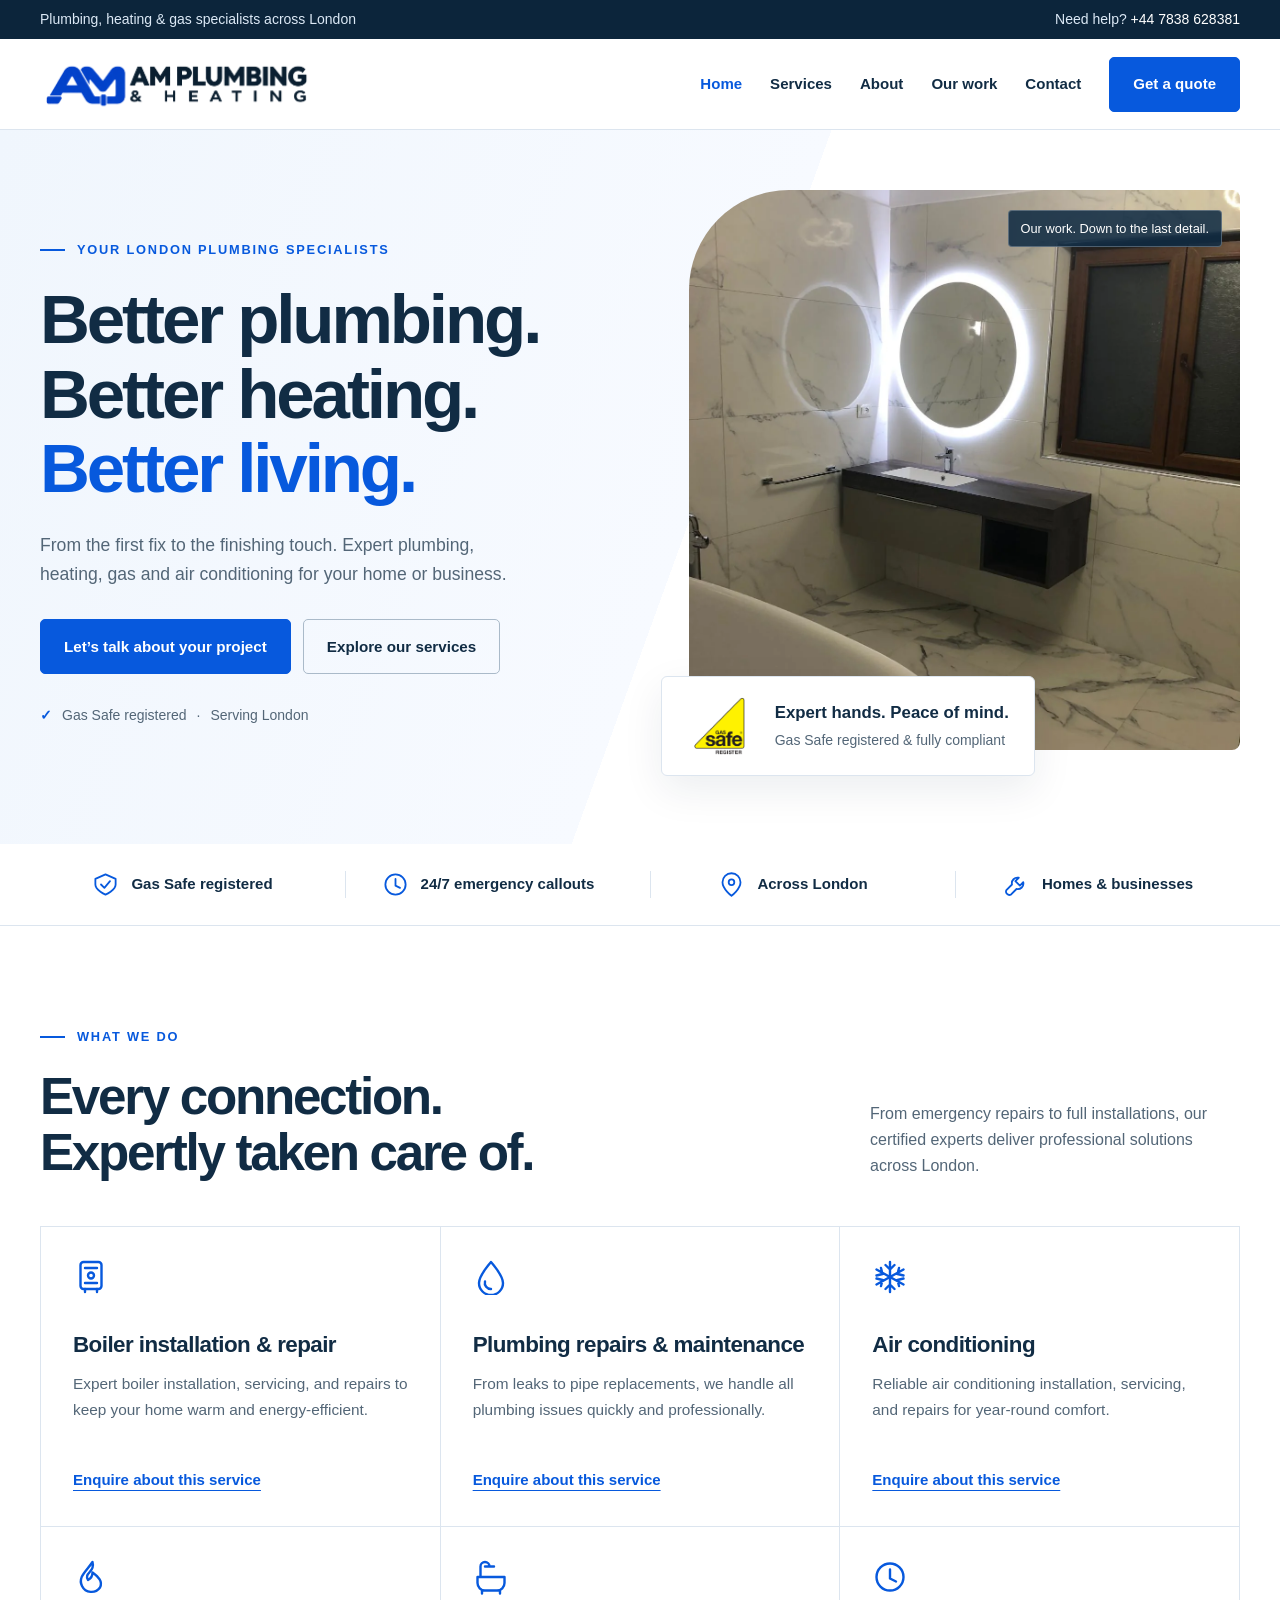
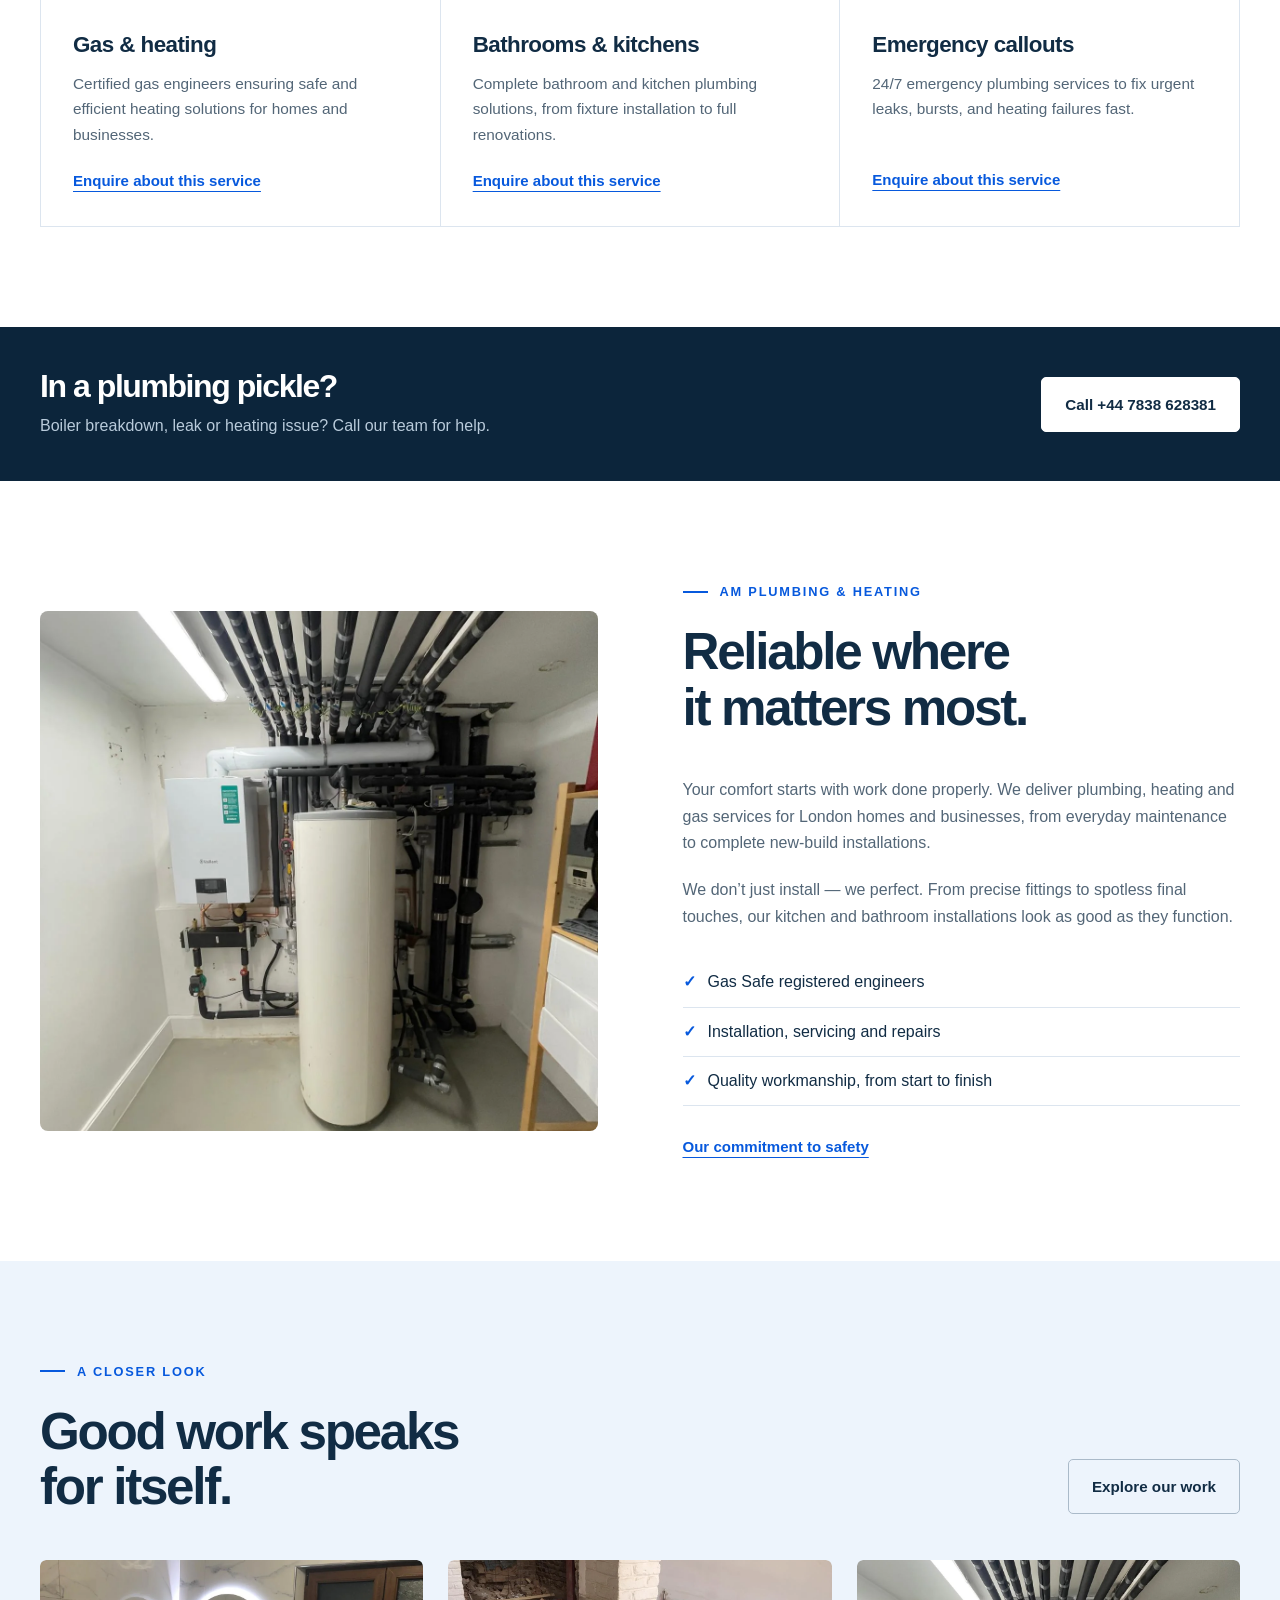
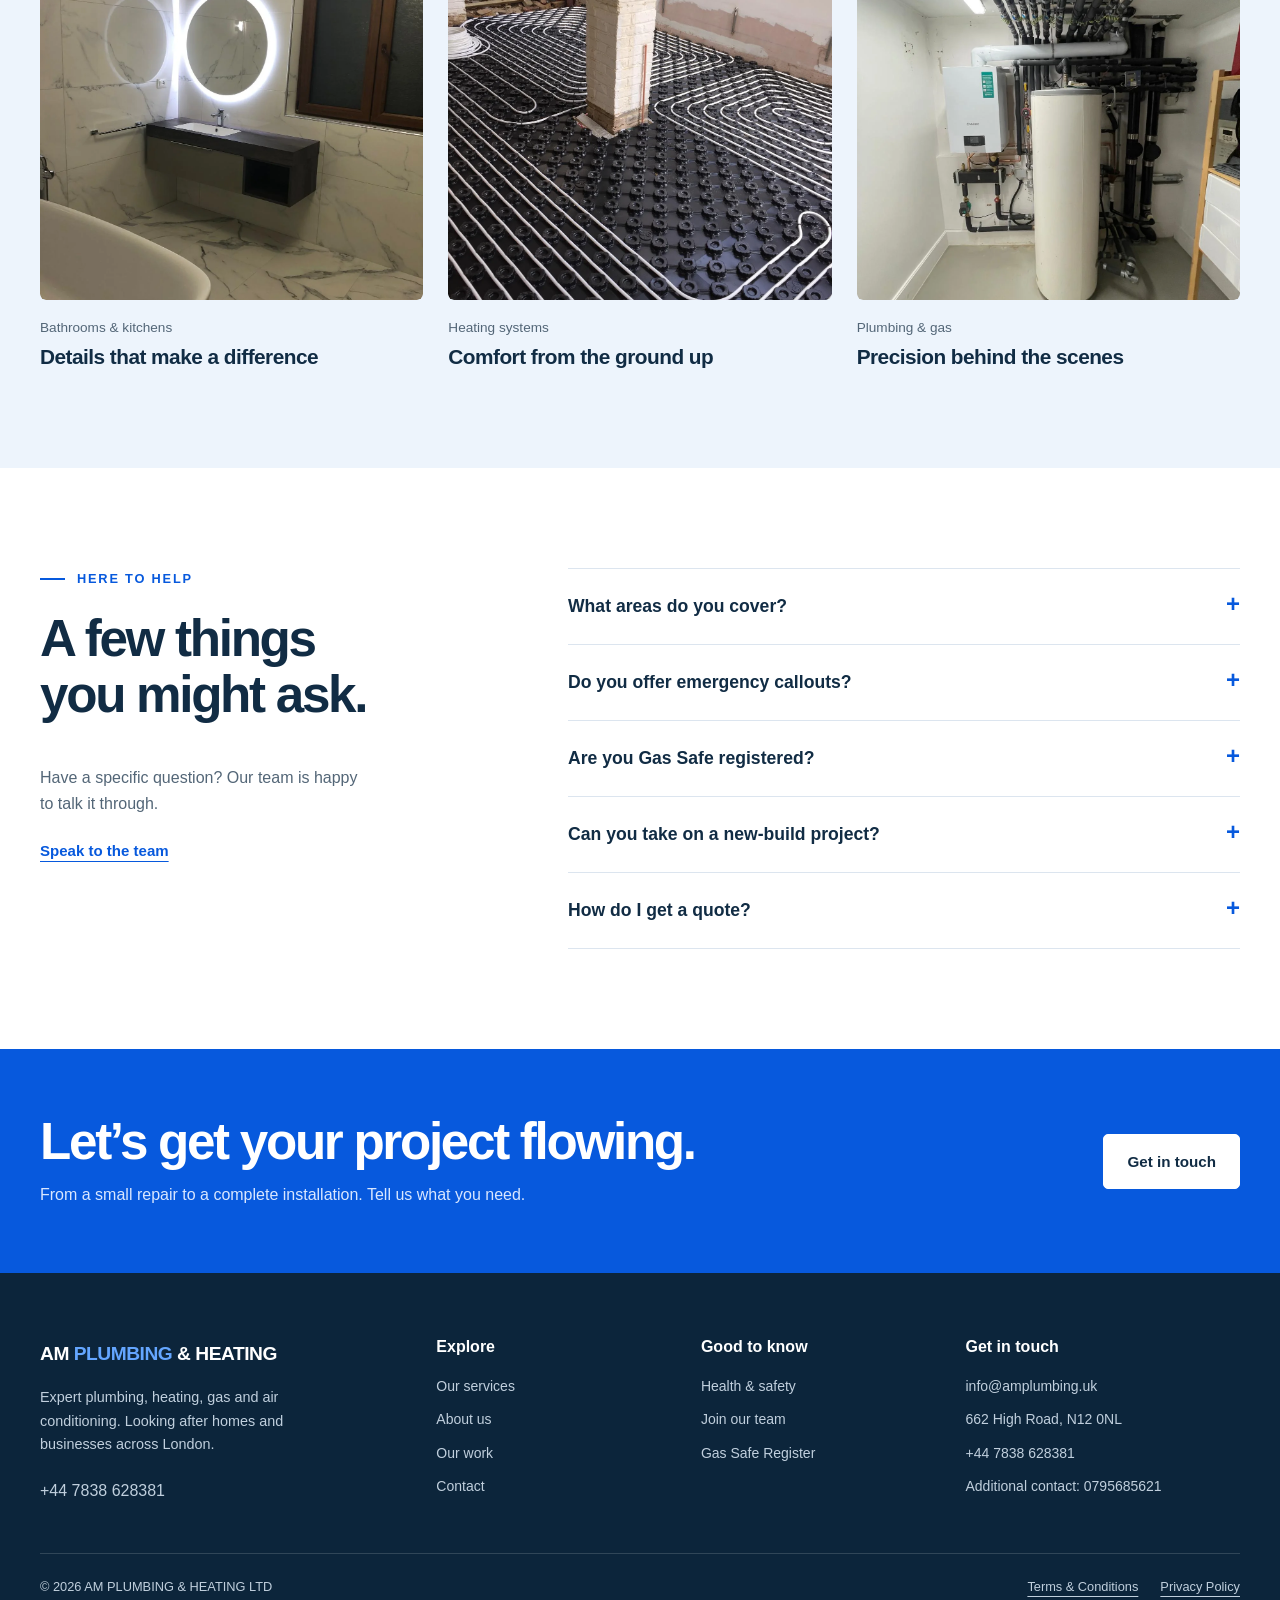
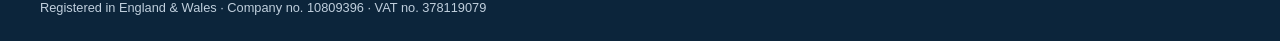
<file: index.html>
<!DOCTYPE html>
<html lang="en-GB"><head><meta charset="utf-8"><meta name="viewport" content="width=device-width, initial-scale=1"><meta name="theme-color" content="#0c253b"><title>Plumbing, Heating &amp; Gas Services in London | AM Plumbing &amp; Heating</title><meta name="description" content="Expert plumbing, heating, gas and air conditioning across London. Gas Safe registered. Emergency callouts, installations, repairs and maintenance."><link rel="canonical" href="https://amplumbing.uk/"><meta property="og:type" content="website"><meta property="og:title" content="Plumbing, Heating &amp; Gas Services in London | AM Plumbing &amp; Heating"><meta property="og:description" content="Expert plumbing, heating, gas and air conditioning across London. Gas Safe registered. Emergency callouts, installations, repairs and maintenance."><meta property="og:url" content="https://amplumbing.uk/"><meta property="og:image" content="https://amplumbing.uk/images/projects/WA0032.webp"><link rel="icon" href="images/brand/favicon.png" type="image/png" sizes="1254x1254"><link rel="apple-touch-icon" href="images/brand/am-social-profile.png"><link rel="stylesheet" href="site.css"><script src="site.js" defer></script></head><body><noscript><style>@media(max-width:800px){.header-inner{flex-wrap:wrap;padding-bottom:15px}.nav{display:flex;position:static;flex-wrap:wrap;padding:0;border:0;box-shadow:none}.menu-toggle{display:none}}</style></noscript><a class="skip" href="#main">Skip to content</a><div class="topbar"><div class="container"><span>Plumbing, heating &amp; gas specialists across London</span><span>Need help? <a href="tel:+447838628381">+44 7838 628381</a></span></div></div><header class="site-header"><div class="container header-inner"><a class="brand" href="index.html" aria-label="AM Plumbing home"><img src="images/brand/am-plumbing-logo-wide.png" width="2172" height="724" alt="AM Plumbing &amp; Heating"></a><button class="menu-toggle" aria-expanded="false" aria-controls="navigation">Menu</button><nav class="nav" id="navigation" aria-label="Main navigation"><a href="index.html" aria-current="page">Home</a><a href="index.html#services">Services</a><a href="index.html#about">About</a><a href="Our-Work.html">Our work</a><a href="Contact.html">Contact</a><a class="button " href="Contact.html">Get a quote</a></nav></div></header><main id="main"><section class="hero"><div class="container hero-grid"><div class="hero-copy"><div class="eyebrow">Your London plumbing specialists</div><h1>Better plumbing.<br>Better heating.<br><span>Better living.</span></h1><p>From the first fix to the finishing touch. Expert plumbing, heating, gas and air conditioning for your home or business.</p><div class="actions"><a class="button " href="Contact.html">Let’s talk about your project</a><a class="button secondary" href="#services">Explore our services</a></div><div class="hero-note"><span class="check">✓</span> Gas Safe registered <span aria-hidden="true">·</span> Serving London</div></div><div class="hero-visual"><img src="images/projects/WA0032.webp" alt="A completed bathroom with illuminated mirrors and fitted vanity units" class="hero-photo" width="960" height="1280" fetchpriority="high" decoding="async"><span class="photo-label">Our work. Down to the last detail.</span><div class="hero-card"><img src="images/GASSAVE.png" width="66" height="58" alt="Gas Safe Register"><div><strong>Expert hands. Peace of mind.</strong><span>Gas Safe registered &amp; fully compliant</span></div></div></div></div></section>
<div class="trust-strip"><div class="container trust-grid"><div class="trust-item"><svg class="icon" aria-hidden="true" viewBox="0 0 24 24"><path d="M12 3 3 7v5c0 5 9 9 9 9s9-4 9-9V7z"/><path d="m8 12 3 3 5-6"/></svg>Gas Safe registered</div><div class="trust-item"><svg class="icon" aria-hidden="true" viewBox="0 0 24 24"><circle cx="12" cy="12" r="9"/><path d="M12 7v6l4 2"/></svg>24/7 emergency callouts</div><div class="trust-item"><svg class="icon" aria-hidden="true" viewBox="0 0 24 24"><path d="M20 10c0 6-8 12-8 12S4 16 4 10a8 8 0 1 1 16 0Z"/><circle cx="12" cy="10" r="2.5"/></svg>Across London</div><div class="trust-item"><svg class="icon" aria-hidden="true" viewBox="0 0 24 24"><path d="M14 6a5 5 0 0 0-6 6L3 17a3 3 0 0 0 4 4l5-5a5 5 0 0 0 6-6l-3 3-4-4z"/></svg>Homes & businesses</div></div></div>
<section class="section" id="services"><div class="container"><div class="section-heading"><div><div class="eyebrow">What we do</div><h2>Every connection.<br>Expertly taken care of.</h2></div><p>From emergency repairs to full installations, our certified experts deliver professional solutions across London.</p></div><div class="services-grid"><article class="service"><svg class="icon" aria-hidden="true" viewBox="0 0 24 24"><rect x="5" y="2" width="14" height="18" rx="2"/><path d="M8 22v-2m8 2v-2M8 6h8M8 16h8"/><circle cx="12" cy="11" r="2"/></svg><h3>Boiler installation &amp; repair</h3><p>Expert boiler installation, servicing, and repairs to keep your home warm and energy-efficient.</p><a class="text-link" href="Contact.html?service=Boiler%20installation%20%26%20repair">Enquire about this service</a></article><article class="service"><svg class="icon" aria-hidden="true" viewBox="0 0 24 24"><path d="M12 2S4 11 4 16a8 8 0 0 0 16 0C20 11 12 2 12 2Z"/><path d="M8 15a4 4 0 0 0 4 5"/></svg><h3>Plumbing repairs &amp; maintenance</h3><p>From leaks to pipe replacements, we handle all plumbing issues quickly and professionally.</p><a class="text-link" href="Contact.html?service=Plumbing%20repairs%20%26%20maintenance">Enquire about this service</a></article><article class="service"><svg class="icon" aria-hidden="true" viewBox="0 0 24 24"><path d="M12 2v20M3 7l18 10M3 17 21 7M9 4l3 3 3-3M9 20l3-3 3 3M3 11l4-1-1-4m12 0-1 4 4 1M3 13l4 1-1 4m12 0-1-4 4-1"/></svg><h3>Air conditioning</h3><p>Reliable air conditioning installation, servicing, and repairs for year-round comfort.</p><a class="text-link" href="Contact.html?service=Air%20conditioning">Enquire about this service</a></article><article class="service"><svg class="icon" aria-hidden="true" viewBox="0 0 24 24"><path d="M13 2c2 7-6 7-3 12 2-1 3-3 3-5 4 3 7 6 5 10a7 7 0 0 1-12-1C3 12 9 8 13 2Z"/></svg><h3>Gas &amp; heating</h3><p>Certified gas engineers ensuring safe and efficient heating solutions for homes and businesses.</p><a class="text-link" href="Contact.html?service=Gas%20%26%20heating">Enquire about this service</a></article><article class="service"><svg class="icon" aria-hidden="true" viewBox="0 0 24 24"><path d="M3 12h18v4a5 5 0 0 1-5 5H8a5 5 0 0 1-5-5zM5 12V5a3 3 0 0 1 6 0M8 5h6M6 23v-2m12 2v-2"/></svg><h3>Bathrooms &amp; kitchens</h3><p>Complete bathroom and kitchen plumbing solutions, from fixture installation to full renovations.</p><a class="text-link" href="Contact.html?service=Bathrooms%20%26%20kitchens">Enquire about this service</a></article><article class="service"><svg class="icon" aria-hidden="true" viewBox="0 0 24 24"><circle cx="12" cy="12" r="9"/><path d="M12 7v6l4 2"/></svg><h3>Emergency callouts</h3><p>24/7 emergency plumbing services to fix urgent leaks, bursts, and heating failures fast.</p><a class="text-link" href="Contact.html?service=Emergency%20callouts">Enquire about this service</a></article></div></div></section>
<section class="emergency"><div class="container"><div><h2>In a plumbing pickle?</h2><p>Boiler breakdown, leak or heating issue? Call our team for help.</p></div><a class="button light" href="tel:+447838628381">Call +44 7838 628381</a></div></section>
<section class="section" id="about"><div class="container split"><img src="images/projects/WA0047.webp" alt="Carefully installed pipework and hot water system" class="split-image" width="960" height="1280" loading="lazy" decoding="async"><div class="split-copy"><div class="eyebrow">AM Plumbing &amp; Heating</div><h2>Reliable where<br>it matters most.</h2><p>Your comfort starts with work done properly. We deliver plumbing, heating and gas services for London homes and businesses, from everyday maintenance to complete new-build installations.</p><p>We don’t just install — we perfect. From precise fittings to spotless final touches, our kitchen and bathroom installations look as good as they function.</p><ul class="feature-list"><li>Gas Safe registered engineers</li><li>Installation, servicing and repairs</li><li>Quality workmanship, from start to finish</li></ul><a class="text-link" href="Health-and-Safety.html">Our commitment to safety</a></div></div></section>
<section class="section pale"><div class="container"><div class="section-heading"><div><div class="eyebrow">A closer look</div><h2>Good work speaks<br>for itself.</h2></div><a class="button secondary" href="Our-Work.html">Explore our work</a></div><div class="project-grid"><a class="project-card" href="Our-Work.html"><div class="project-image"><img src="images/projects/WA0032.webp" alt="Details that make a difference" class="" width="960" height="1280" loading="lazy" decoding="async"></div><p class="meta">Bathrooms &amp; kitchens</p><h3>Details that make a difference</h3></a><a class="project-card" href="Our-Work.html"><div class="project-image"><img src="images/projects/WA0019.webp" alt="Comfort from the ground up" class="" width="960" height="1280" loading="lazy" decoding="async"></div><p class="meta">Heating systems</p><h3>Comfort from the ground up</h3></a><a class="project-card" href="Our-Work.html"><div class="project-image"><img src="images/projects/WA0047.webp" alt="Precision behind the scenes" class="" width="960" height="1280" loading="lazy" decoding="async"></div><p class="meta">Plumbing &amp; gas</p><h3>Precision behind the scenes</h3></a></div></div></section>
<section class="section"><div class="container faq-layout"><div class="faq-intro"><div class="eyebrow">Here to help</div><h2>A few things<br>you might ask.</h2><p>Have a specific question? Our team is happy to talk it through.</p><a class="text-link" href="Contact.html">Speak to the team</a></div><div class="faq-list"><details><summary>What areas do you cover?</summary><p>We provide plumbing, heating, gas and air conditioning services across London. Contact us with your postcode to discuss your job.</p></details><details><summary>Do you offer emergency callouts?</summary><p>Yes. Our emergency plumbing service is available 24/7 for urgent leaks, burst pipes and heating failures. Call +44 7838 628381 to discuss availability.</p></details><details><summary>Are you Gas Safe registered?</summary><p>Yes. Our gas engineers are Gas Safe registered. You can check our business details using the <a href="https://www.gassaferegister.co.uk/businesscompetencies?ep=5T3yICJxSbfKANaXUW4ejbj9eci5EYzvJ1locUFusdUvBuIRWjDAtpxLViuNHXMPuPLFpoxoGaYIBh1%252bi%252fBFzYJz1b2ykDPNpamq97bxdNt6fWJkj6yOVBF72foirnXjuQz4TsInkJ4QZ5hhNoXWXfE91HJrjQifbsAXuxy0TPQ%253d&amp;cp=8dbTCMJeQPJDla%252btm2cGo8%252bi01PTwQzbkYbxy%252fRYuYffn1aRRqivaxqgxTjtyJxob9f5MkHZNAEZaQUzQERqLg%253d%253d&amp;backurl=%252fcheckbusinessresults%253fcp%253d8dbTCMJeQPJDla%2525252btm2cGo8%2525252bi01PTwQzbkYbxy%2525252fRYuYffn1aRRqivaxqgxTjtyJxob9f5MkHZNAEZaQUzQERqLg%2525253d%2525253d&amp;searchurl=%252Fcheckbusinessresults%253Fcp%253D8dbTCMJeQPJDla%2525252btm2cGo8%2525252bi01PTwQzbkYbxy%2525252fRYuYffn1aRRqivaxqgxTjtyJxob9f5MkHZNAEZaQUzQERqLg%2525253d%2525253d" target="_blank" rel="noopener noreferrer">Gas Safe Register</a>.</p></details><details><summary>Can you take on a new-build project?</summary><p>Yes. We handle complete plumbing and heating installations, including multi-unit residential developments, bathrooms and kitchens. Our Hendon project included ten new-build flats.</p></details><details><summary>How do I get a quote?</summary><p>Call us or use our contact page to prepare an email with your postcode, the service you need and a description of the work. We will discuss the scope and pricing with you.</p></details></div></div></section><section class="cta"><div class="container"><div><h2>Let’s get your project flowing.</h2><p>From a small repair to a complete installation. Tell us what you need.</p></div><a class="button light" href="Contact.html">Get in touch</a></div></section></main><footer class="site-footer"><div class="container"><div class="footer-grid"><div><div class="footer-brand">AM <span>PLUMBING</span> &amp; HEATING</div><p>Expert plumbing, heating, gas and air conditioning. Looking after homes and businesses across London.</p><a href="tel:+447838628381">+44 7838 628381</a></div><div><h3>Explore</h3><ul><li><a href="index.html#services">Our services</a></li><li><a href="index.html#about">About us</a></li><li><a href="Our-Work.html">Our work</a></li><li><a href="Contact.html">Contact</a></li></ul></div><div><h3>Good to know</h3><ul><li><a href="Health-and-Safety.html">Health &amp; safety</a></li><li><a href="Health-and-Safety.html#careers">Join our team</a></li><li><a href="https://www.gassaferegister.co.uk/businesscompetencies?ep=5T3yICJxSbfKANaXUW4ejbj9eci5EYzvJ1locUFusdUvBuIRWjDAtpxLViuNHXMPuPLFpoxoGaYIBh1%252bi%252fBFzYJz1b2ykDPNpamq97bxdNt6fWJkj6yOVBF72foirnXjuQz4TsInkJ4QZ5hhNoXWXfE91HJrjQifbsAXuxy0TPQ%253d&amp;cp=8dbTCMJeQPJDla%252btm2cGo8%252bi01PTwQzbkYbxy%252fRYuYffn1aRRqivaxqgxTjtyJxob9f5MkHZNAEZaQUzQERqLg%253d%253d&amp;backurl=%252fcheckbusinessresults%253fcp%253d8dbTCMJeQPJDla%2525252btm2cGo8%2525252bi01PTwQzbkYbxy%2525252fRYuYffn1aRRqivaxqgxTjtyJxob9f5MkHZNAEZaQUzQERqLg%2525253d%2525253d&amp;searchurl=%252Fcheckbusinessresults%253Fcp%253D8dbTCMJeQPJDla%2525252btm2cGo8%2525252bi01PTwQzbkYbxy%2525252fRYuYffn1aRRqivaxqgxTjtyJxob9f5MkHZNAEZaQUzQERqLg%2525253d%2525253d" target="_blank" rel="noopener noreferrer">Gas Safe Register</a></li></ul></div><div><h3>Get in touch</h3><ul><li><a href="mailto:info@amplumbing.uk">info@amplumbing.uk</a></li><li>662 High Road, N12 0NL</li><li><a href="tel:+447838628381">+44 7838 628381</a></li><li>Additional contact: <a href="tel:0795685621">0795685621</a></li></ul></div></div><div class="footer-bottom"><p>© 2026 AM PLUMBING &amp; HEATING LTD<br>Registered in England &amp; Wales · Company no. 10809396 · VAT no. 378119079</p><nav aria-label="Legal"><a href="Terms-and-Conditions.html">Terms &amp; Conditions</a><a href="Privacy-Policy.html">Privacy Policy</a></nav></div></div></footer></body></html>
</file>
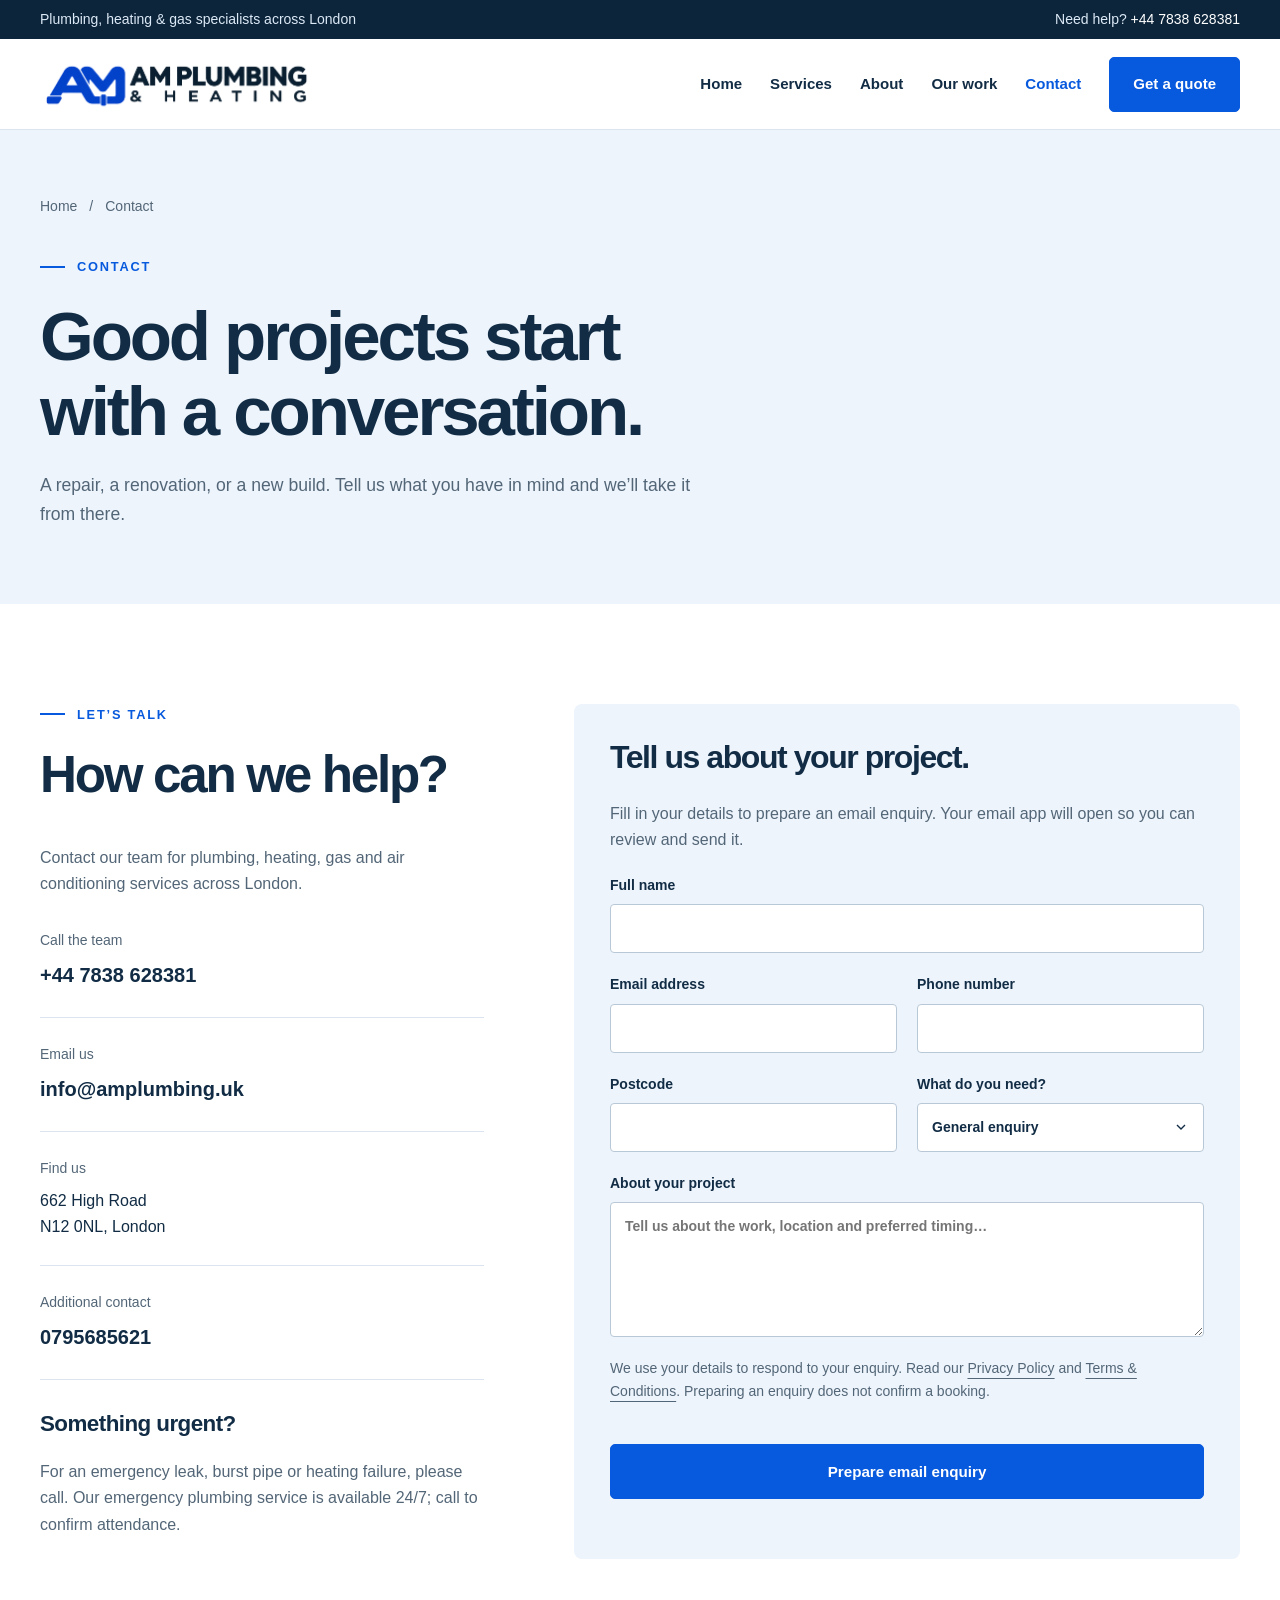
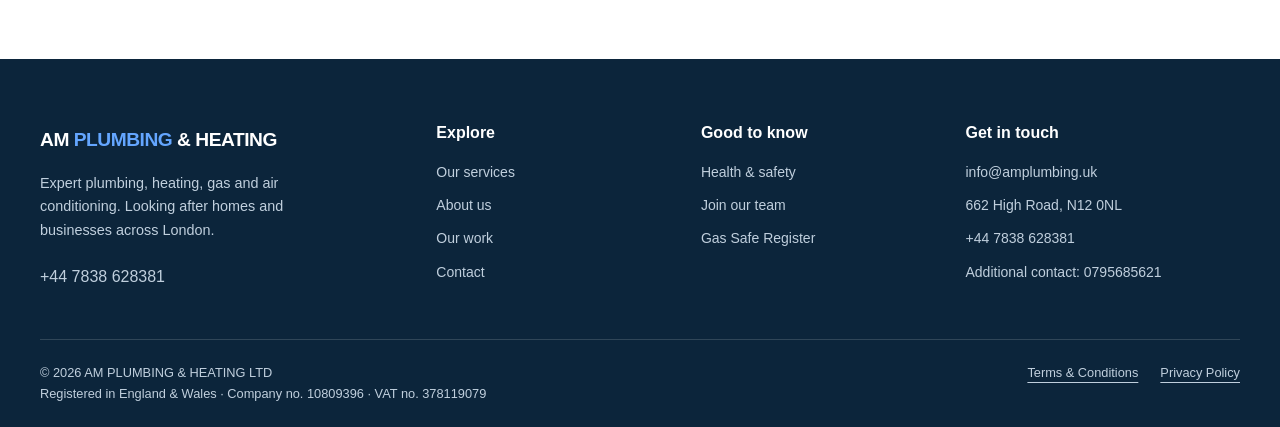
<file: Contact.html>
<!DOCTYPE html>
<html lang="en-GB"><head><meta charset="utf-8"><meta name="viewport" content="width=device-width, initial-scale=1"><meta name="theme-color" content="#0c253b"><title>Contact Us | AM Plumbing &amp; Heating</title><meta name="description" content="Contact AM Plumbing &amp; Heating on +44 7838 628381 or info@amplumbing.uk. 662 High Road, N12 0NL. Plumbing and heating services across London."><link rel="canonical" href="https://amplumbing.uk/Contact.html"><meta property="og:type" content="website"><meta property="og:title" content="Contact Us | AM Plumbing &amp; Heating"><meta property="og:description" content="Contact AM Plumbing &amp; Heating on +44 7838 628381 or info@amplumbing.uk. 662 High Road, N12 0NL. Plumbing and heating services across London."><meta property="og:url" content="https://amplumbing.uk/Contact.html"><meta property="og:image" content="https://amplumbing.uk/images/projects/WA0032.webp"><link rel="icon" href="images/brand/favicon.png" type="image/png" sizes="1254x1254"><link rel="apple-touch-icon" href="images/brand/am-social-profile.png"><link rel="stylesheet" href="site.css"><script src="site.js" defer></script></head><body><noscript><style>@media(max-width:800px){.header-inner{flex-wrap:wrap;padding-bottom:15px}.nav{display:flex;position:static;flex-wrap:wrap;padding:0;border:0;box-shadow:none}.menu-toggle{display:none}}</style></noscript><a class="skip" href="#main">Skip to content</a><div class="topbar"><div class="container"><span>Plumbing, heating &amp; gas specialists across London</span><span>Need help? <a href="tel:+447838628381">+44 7838 628381</a></span></div></div><header class="site-header"><div class="container header-inner"><a class="brand" href="index.html" aria-label="AM Plumbing home"><img src="images/brand/am-plumbing-logo-wide.png" width="2172" height="724" alt="AM Plumbing &amp; Heating"></a><button class="menu-toggle" aria-expanded="false" aria-controls="navigation">Menu</button><nav class="nav" id="navigation" aria-label="Main navigation"><a href="index.html">Home</a><a href="index.html#services">Services</a><a href="index.html#about">About</a><a href="Our-Work.html">Our work</a><a href="Contact.html" aria-current="page">Contact</a><a class="button " href="Contact.html">Get a quote</a></nav></div></header><main id="main"><section class="page-hero"><div class="container"><nav class="breadcrumb" aria-label="Breadcrumb"><a href="index.html">Home</a><span aria-hidden="true">/</span><span>Contact</span></nav><div class="eyebrow">Contact</div><h1>Good projects start<br>with a conversation.</h1><p>A repair, a renovation, or a new build. Tell us what you have in mind and we’ll take it from there.</p></div></section><section class="section"><div class="container contact-layout"><div><div class="eyebrow">Let’s talk</div><h2>How can we help?</h2><p class="muted">Contact our team for plumbing, heating, gas and air conditioning services across London.</p><div class="contact-details"><div class="contact-detail"><small>Call the team</small><a href="tel:+447838628381">+44 7838 628381</a></div><div class="contact-detail"><small>Email us</small><a href="mailto:info@amplumbing.uk">info@amplumbing.uk</a></div><div class="contact-detail"><small>Find us</small><p>662 High Road<br>N12 0NL, London</p></div><div class="contact-detail"><small>Additional contact</small><a href="tel:0795685621">0795685621</a></div></div><h3>Something urgent?</h3><p class="muted">For an emergency leak, burst pipe or heating failure, please call. Our emergency plumbing service is available 24/7; call to confirm attendance.</p></div><div class="contact-card"><h2>Tell us about your project.</h2><p>Fill in your details to prepare an email enquiry. Your email app will open so you can review and send it.</p><form id="enquiry-form" action="mailto:info@amplumbing.uk" method="post" enctype="text/plain"><div class="form-grid"><label class="form-wide" for="name">Full name<input id="name" name="name" autocomplete="name" maxlength="120" required></label><label for="email">Email address<input id="email" type="email" name="email" autocomplete="email" maxlength="254" required></label><label for="phone">Phone number<input id="phone" type="tel" name="phone" autocomplete="tel" maxlength="40" required></label><label for="postcode">Postcode<input id="postcode" name="postcode" autocomplete="postal-code" maxlength="16" required></label><label for="service">What do you need?<select id="service" name="service"><option value="General enquiry">General enquiry</option><option>Boiler installation &amp; repair</option><option>Plumbing repairs &amp; maintenance</option><option>Air conditioning</option><option>Gas &amp; heating</option><option>Bathrooms &amp; kitchens</option><option>Emergency callouts</option></select></label><label class="form-wide" for="message">About your project<textarea id="message" name="message" maxlength="3000" placeholder="Tell us about the work, location and preferred timing…" required></textarea></label><p class="form-wide form-note">We use your details to respond to your enquiry. Read our <a href="Privacy-Policy.html">Privacy Policy</a> and <a href="Terms-and-Conditions.html">Terms &amp; Conditions</a>. Preparing an enquiry does not confirm a booking.</p><div class="form-wide"><button class="button" type="submit">Prepare email enquiry</button><p class="form-status" role="status" aria-live="polite"></p><noscript><p>This form opens your email app. You can also email <a href="mailto:info@amplumbing.uk">info@amplumbing.uk</a> directly.</p></noscript></div></div></form></div></div></section></main><footer class="site-footer"><div class="container"><div class="footer-grid"><div><div class="footer-brand">AM <span>PLUMBING</span> &amp; HEATING</div><p>Expert plumbing, heating, gas and air conditioning. Looking after homes and businesses across London.</p><a href="tel:+447838628381">+44 7838 628381</a></div><div><h3>Explore</h3><ul><li><a href="index.html#services">Our services</a></li><li><a href="index.html#about">About us</a></li><li><a href="Our-Work.html">Our work</a></li><li><a href="Contact.html">Contact</a></li></ul></div><div><h3>Good to know</h3><ul><li><a href="Health-and-Safety.html">Health &amp; safety</a></li><li><a href="Health-and-Safety.html#careers">Join our team</a></li><li><a href="https://www.gassaferegister.co.uk/businesscompetencies?ep=5T3yICJxSbfKANaXUW4ejbj9eci5EYzvJ1locUFusdUvBuIRWjDAtpxLViuNHXMPuPLFpoxoGaYIBh1%252bi%252fBFzYJz1b2ykDPNpamq97bxdNt6fWJkj6yOVBF72foirnXjuQz4TsInkJ4QZ5hhNoXWXfE91HJrjQifbsAXuxy0TPQ%253d&amp;cp=8dbTCMJeQPJDla%252btm2cGo8%252bi01PTwQzbkYbxy%252fRYuYffn1aRRqivaxqgxTjtyJxob9f5MkHZNAEZaQUzQERqLg%253d%253d&amp;backurl=%252fcheckbusinessresults%253fcp%253d8dbTCMJeQPJDla%2525252btm2cGo8%2525252bi01PTwQzbkYbxy%2525252fRYuYffn1aRRqivaxqgxTjtyJxob9f5MkHZNAEZaQUzQERqLg%2525253d%2525253d&amp;searchurl=%252Fcheckbusinessresults%253Fcp%253D8dbTCMJeQPJDla%2525252btm2cGo8%2525252bi01PTwQzbkYbxy%2525252fRYuYffn1aRRqivaxqgxTjtyJxob9f5MkHZNAEZaQUzQERqLg%2525253d%2525253d" target="_blank" rel="noopener noreferrer">Gas Safe Register</a></li></ul></div><div><h3>Get in touch</h3><ul><li><a href="mailto:info@amplumbing.uk">info@amplumbing.uk</a></li><li>662 High Road, N12 0NL</li><li><a href="tel:+447838628381">+44 7838 628381</a></li><li>Additional contact: <a href="tel:0795685621">0795685621</a></li></ul></div></div><div class="footer-bottom"><p>© 2026 AM PLUMBING &amp; HEATING LTD<br>Registered in England &amp; Wales · Company no. 10809396 · VAT no. 378119079</p><nav aria-label="Legal"><a href="Terms-and-Conditions.html">Terms &amp; Conditions</a><a href="Privacy-Policy.html">Privacy Policy</a></nav></div></div></footer></body></html>
</file>
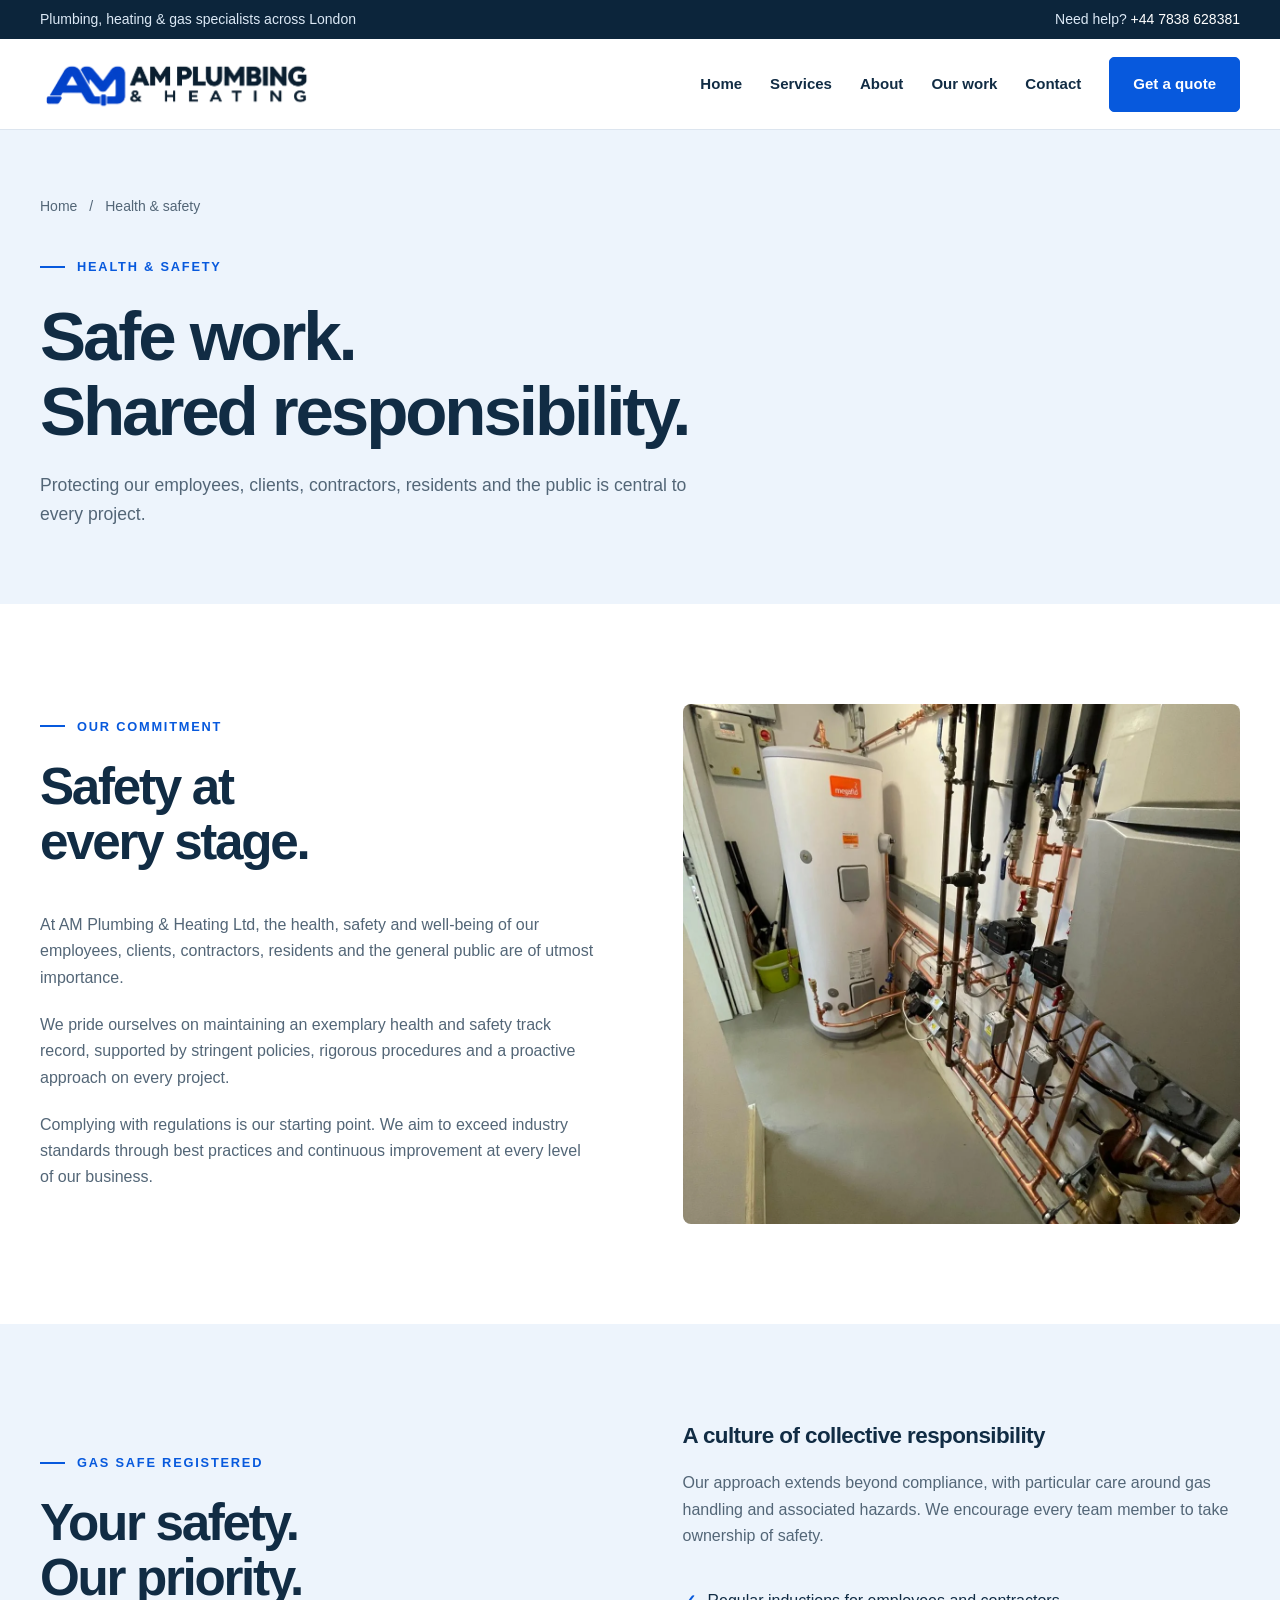
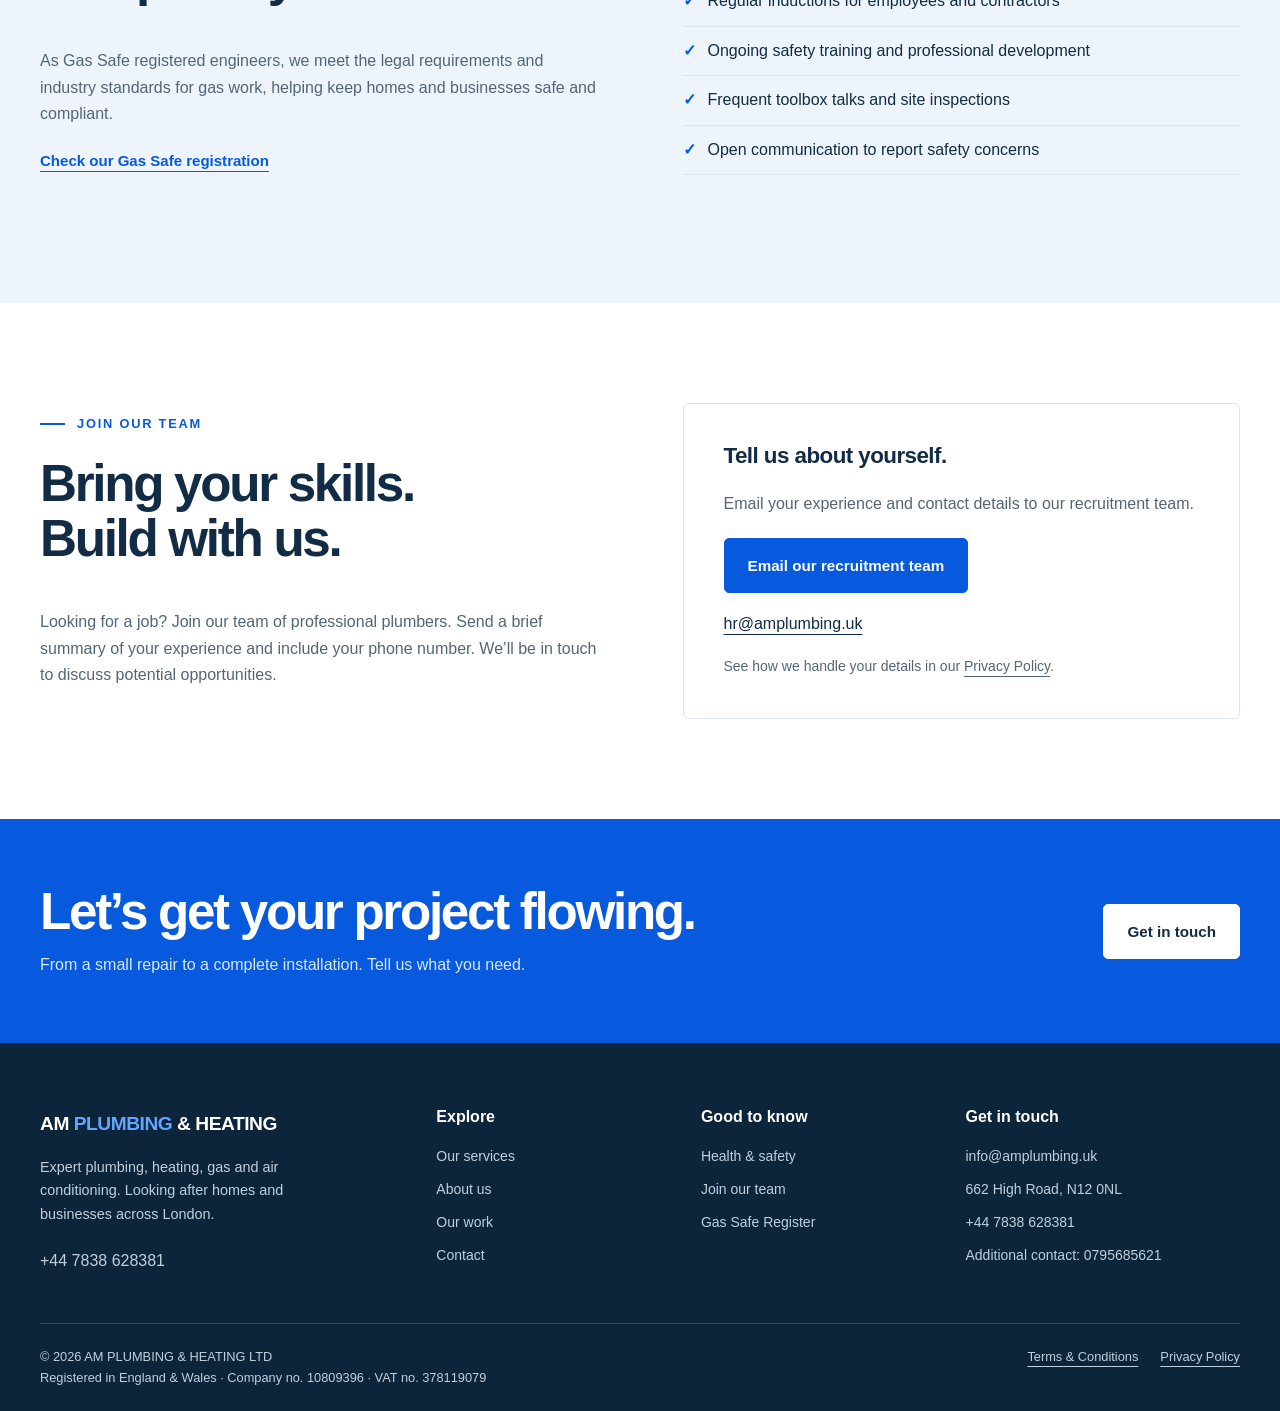
<file: Health-and-Safety.html>
<!DOCTYPE html>
<html lang="en-GB"><head><meta charset="utf-8"><meta name="viewport" content="width=device-width, initial-scale=1"><meta name="theme-color" content="#0c253b"><title>Health &amp; Safety | AM Plumbing &amp; Heating</title><meta name="description" content="AM Plumbing &amp; Heating’s commitment to health, safety, Gas Safe standards and collective responsibility. Find out about joining our team."><link rel="canonical" href="https://amplumbing.uk/Health-and-Safety.html"><meta property="og:type" content="website"><meta property="og:title" content="Health &amp; Safety | AM Plumbing &amp; Heating"><meta property="og:description" content="AM Plumbing &amp; Heating’s commitment to health, safety, Gas Safe standards and collective responsibility. Find out about joining our team."><meta property="og:url" content="https://amplumbing.uk/Health-and-Safety.html"><meta property="og:image" content="https://amplumbing.uk/images/projects/WA0032.webp"><link rel="icon" href="images/brand/favicon.png" type="image/png" sizes="1254x1254"><link rel="apple-touch-icon" href="images/brand/am-social-profile.png"><link rel="stylesheet" href="site.css"><script src="site.js" defer></script></head><body><noscript><style>@media(max-width:800px){.header-inner{flex-wrap:wrap;padding-bottom:15px}.nav{display:flex;position:static;flex-wrap:wrap;padding:0;border:0;box-shadow:none}.menu-toggle{display:none}}</style></noscript><a class="skip" href="#main">Skip to content</a><div class="topbar"><div class="container"><span>Plumbing, heating &amp; gas specialists across London</span><span>Need help? <a href="tel:+447838628381">+44 7838 628381</a></span></div></div><header class="site-header"><div class="container header-inner"><a class="brand" href="index.html" aria-label="AM Plumbing home"><img src="images/brand/am-plumbing-logo-wide.png" width="2172" height="724" alt="AM Plumbing &amp; Heating"></a><button class="menu-toggle" aria-expanded="false" aria-controls="navigation">Menu</button><nav class="nav" id="navigation" aria-label="Main navigation"><a href="index.html">Home</a><a href="index.html#services">Services</a><a href="index.html#about">About</a><a href="Our-Work.html">Our work</a><a href="Contact.html">Contact</a><a class="button " href="Contact.html">Get a quote</a></nav></div></header><main id="main"><section class="page-hero"><div class="container"><nav class="breadcrumb" aria-label="Breadcrumb"><a href="index.html">Home</a><span aria-hidden="true">/</span><span>Health &amp; safety</span></nav><div class="eyebrow">Health &amp; safety</div><h1>Safe work.<br>Shared responsibility.</h1><p>Protecting our employees, clients, contractors, residents and the public is central to every project.</p></div></section><section class="section"><div class="container split"><div class="split-copy"><div class="eyebrow">Our commitment</div><h2>Safety at<br>every stage.</h2><p>At AM Plumbing &amp; Heating Ltd, the health, safety and well-being of our employees, clients, contractors, residents and the general public are of utmost importance.</p><p>We pride ourselves on maintaining an exemplary health and safety track record, supported by stringent policies, rigorous procedures and a proactive approach on every project.</p><p>Complying with regulations is our starting point. We aim to exceed industry standards through best practices and continuous improvement at every level of our business.</p></div><img src="images/projects/WA0040.webp" alt="Professionally installed cylinder and manifold pipework" class="split-image" width="960" height="1280" loading="lazy" decoding="async"></div></section><section class="section pale"><div class="container split"><div><div class="eyebrow">Gas Safe registered</div><h2>Your safety.<br>Our priority.</h2><p class="muted">As Gas Safe registered engineers, we meet the legal requirements and industry standards for gas work, helping keep homes and businesses safe and compliant.</p><a class="text-link" href="https://www.gassaferegister.co.uk/businesscompetencies?ep=5T3yICJxSbfKANaXUW4ejbj9eci5EYzvJ1locUFusdUvBuIRWjDAtpxLViuNHXMPuPLFpoxoGaYIBh1%252bi%252fBFzYJz1b2ykDPNpamq97bxdNt6fWJkj6yOVBF72foirnXjuQz4TsInkJ4QZ5hhNoXWXfE91HJrjQifbsAXuxy0TPQ%253d&amp;cp=8dbTCMJeQPJDla%252btm2cGo8%252bi01PTwQzbkYbxy%252fRYuYffn1aRRqivaxqgxTjtyJxob9f5MkHZNAEZaQUzQERqLg%253d%253d&amp;backurl=%252fcheckbusinessresults%253fcp%253d8dbTCMJeQPJDla%2525252btm2cGo8%2525252bi01PTwQzbkYbxy%2525252fRYuYffn1aRRqivaxqgxTjtyJxob9f5MkHZNAEZaQUzQERqLg%2525253d%2525253d&amp;searchurl=%252Fcheckbusinessresults%253Fcp%253D8dbTCMJeQPJDla%2525252btm2cGo8%2525252bi01PTwQzbkYbxy%2525252fRYuYffn1aRRqivaxqgxTjtyJxob9f5MkHZNAEZaQUzQERqLg%2525253d%2525253d" target="_blank" rel="noopener noreferrer">Check our Gas Safe registration</a></div><div><h3>A culture of collective responsibility</h3><p class="muted">Our approach extends beyond compliance, with particular care around gas handling and associated hazards. We encourage every team member to take ownership of safety.</p><ul class="feature-list"><li>Regular inductions for employees and contractors</li><li>Ongoing safety training and professional development</li><li>Frequent toolbox talks and site inspections</li><li>Open communication to report safety concerns</li></ul></div></div></section><section class="section" id="careers"><div class="container split"><div><div class="eyebrow">Join our team</div><h2>Bring your skills.<br>Build with us.</h2><p class="muted">Looking for a job? Join our team of professional plumbers. Send a brief summary of your experience and include your phone number. We’ll be in touch to discuss potential opportunities.</p></div><div class="recruit" style="margin-top:0"><h3>Tell us about yourself.</h3><p class="muted">Email your experience and contact details to our recruitment team.</p><a class="button " href="mailto:hr@amplumbing.uk">Email our recruitment team</a><p style="margin-top:18px;margin-bottom:0"><a href="mailto:hr@amplumbing.uk">hr@amplumbing.uk</a></p><p class="form-note" style="margin-top:18px;margin-bottom:0">See how we handle your details in our <a href="Privacy-Policy.html">Privacy Policy</a>.</p></div></div></section><section class="cta"><div class="container"><div><h2>Let’s get your project flowing.</h2><p>From a small repair to a complete installation. Tell us what you need.</p></div><a class="button light" href="Contact.html">Get in touch</a></div></section></main><footer class="site-footer"><div class="container"><div class="footer-grid"><div><div class="footer-brand">AM <span>PLUMBING</span> &amp; HEATING</div><p>Expert plumbing, heating, gas and air conditioning. Looking after homes and businesses across London.</p><a href="tel:+447838628381">+44 7838 628381</a></div><div><h3>Explore</h3><ul><li><a href="index.html#services">Our services</a></li><li><a href="index.html#about">About us</a></li><li><a href="Our-Work.html">Our work</a></li><li><a href="Contact.html">Contact</a></li></ul></div><div><h3>Good to know</h3><ul><li><a href="Health-and-Safety.html">Health &amp; safety</a></li><li><a href="Health-and-Safety.html#careers">Join our team</a></li><li><a href="https://www.gassaferegister.co.uk/businesscompetencies?ep=5T3yICJxSbfKANaXUW4ejbj9eci5EYzvJ1locUFusdUvBuIRWjDAtpxLViuNHXMPuPLFpoxoGaYIBh1%252bi%252fBFzYJz1b2ykDPNpamq97bxdNt6fWJkj6yOVBF72foirnXjuQz4TsInkJ4QZ5hhNoXWXfE91HJrjQifbsAXuxy0TPQ%253d&amp;cp=8dbTCMJeQPJDla%252btm2cGo8%252bi01PTwQzbkYbxy%252fRYuYffn1aRRqivaxqgxTjtyJxob9f5MkHZNAEZaQUzQERqLg%253d%253d&amp;backurl=%252fcheckbusinessresults%253fcp%253d8dbTCMJeQPJDla%2525252btm2cGo8%2525252bi01PTwQzbkYbxy%2525252fRYuYffn1aRRqivaxqgxTjtyJxob9f5MkHZNAEZaQUzQERqLg%2525253d%2525253d&amp;searchurl=%252Fcheckbusinessresults%253Fcp%253D8dbTCMJeQPJDla%2525252btm2cGo8%2525252bi01PTwQzbkYbxy%2525252fRYuYffn1aRRqivaxqgxTjtyJxob9f5MkHZNAEZaQUzQERqLg%2525253d%2525253d" target="_blank" rel="noopener noreferrer">Gas Safe Register</a></li></ul></div><div><h3>Get in touch</h3><ul><li><a href="mailto:info@amplumbing.uk">info@amplumbing.uk</a></li><li>662 High Road, N12 0NL</li><li><a href="tel:+447838628381">+44 7838 628381</a></li><li>Additional contact: <a href="tel:0795685621">0795685621</a></li></ul></div></div><div class="footer-bottom"><p>© 2026 AM PLUMBING &amp; HEATING LTD<br>Registered in England &amp; Wales · Company no. 10809396 · VAT no. 378119079</p><nav aria-label="Legal"><a href="Terms-and-Conditions.html">Terms &amp; Conditions</a><a href="Privacy-Policy.html">Privacy Policy</a></nav></div></div></footer></body></html>
</file>
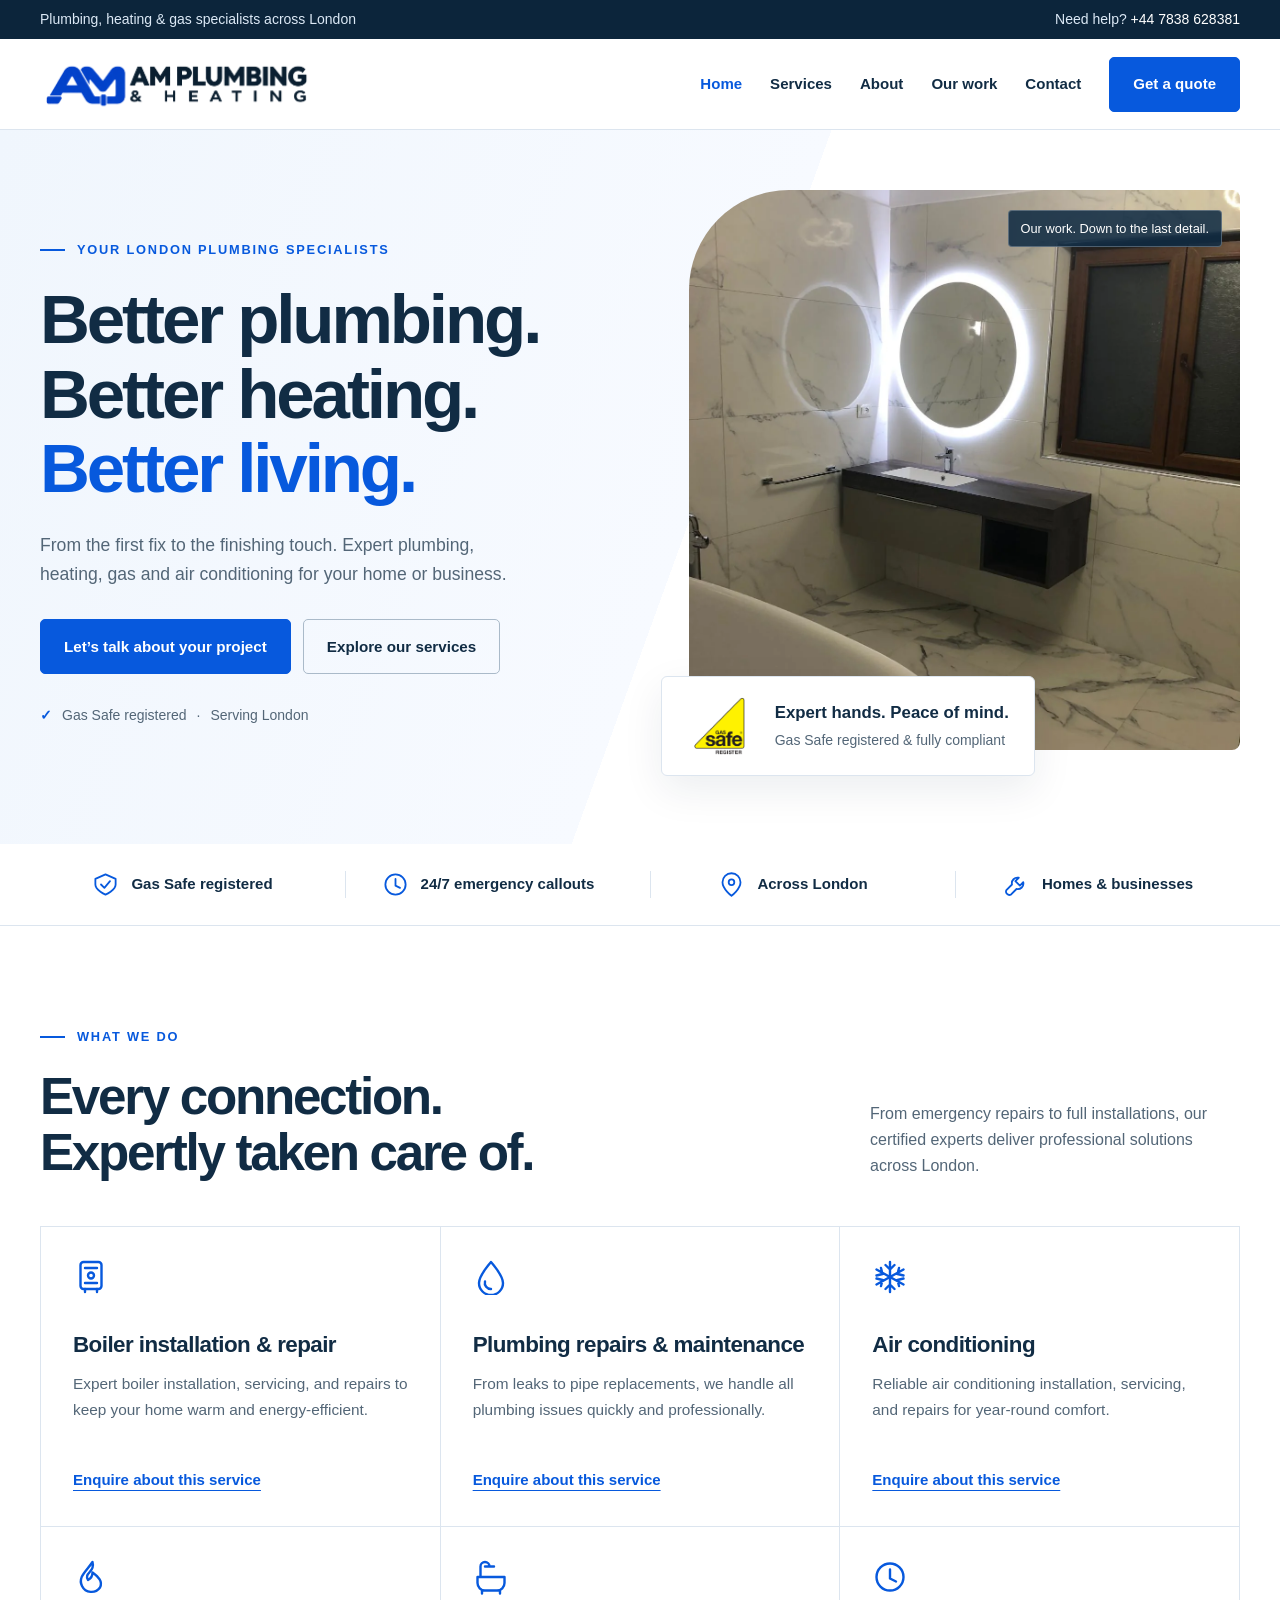
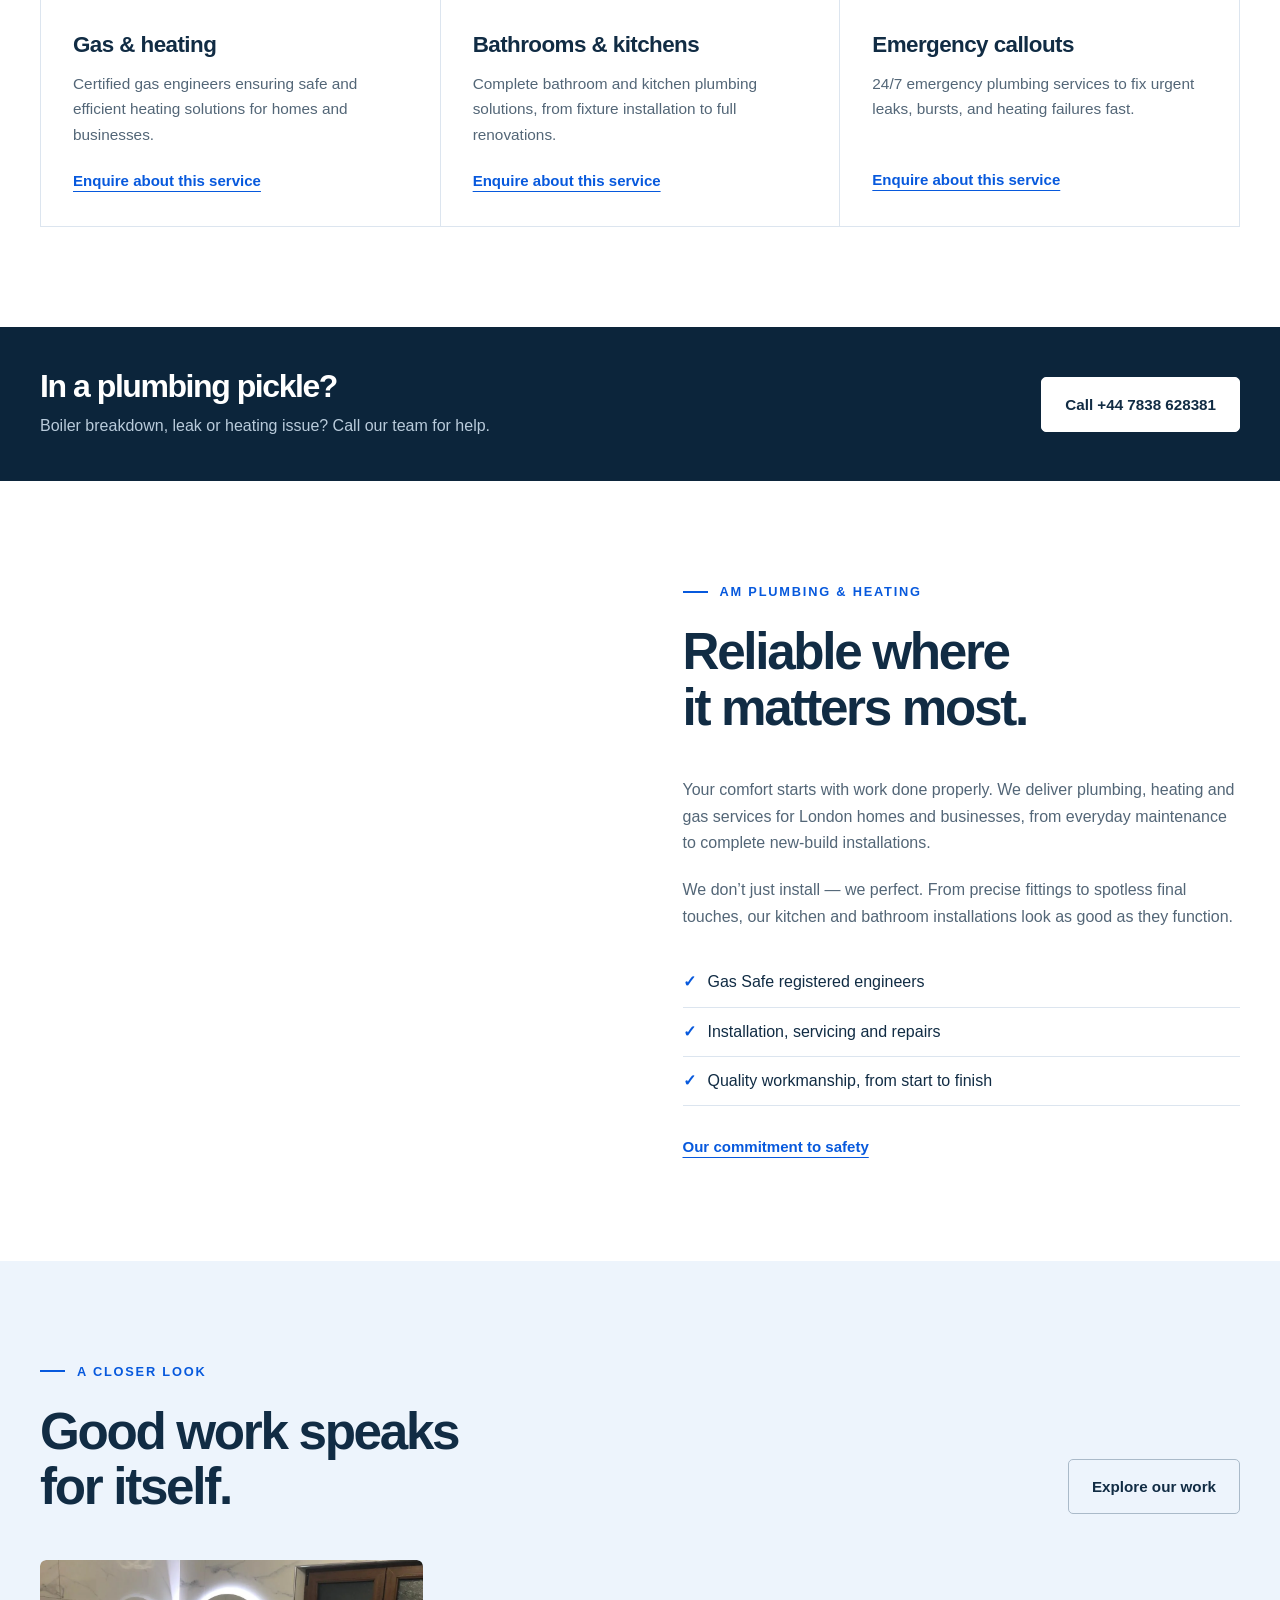
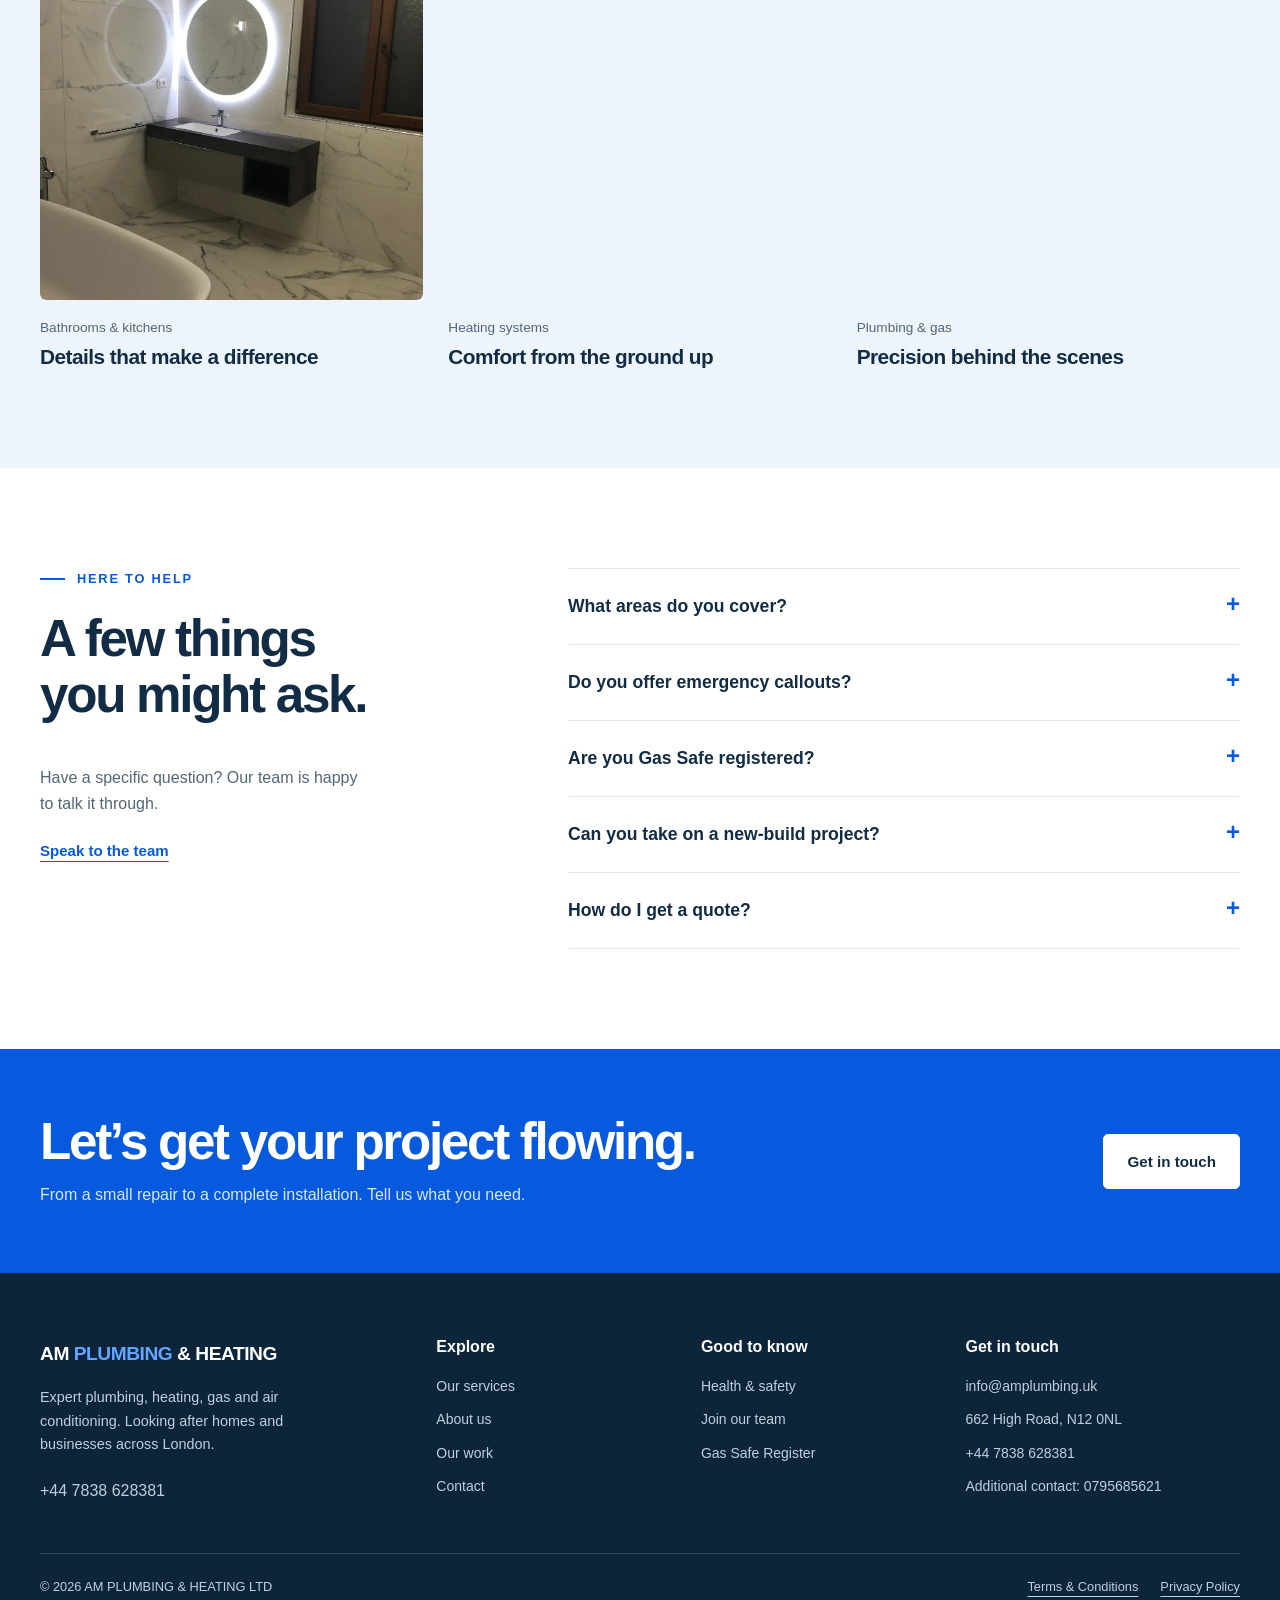
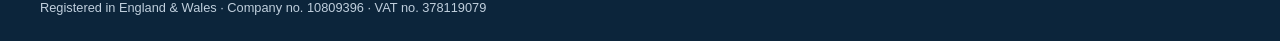
<file: Home.html>
<!DOCTYPE html><html lang="en-GB"><head><meta charset="utf-8"><meta name="viewport" content="width=device-width, initial-scale=1"><title>AM Plumbing &amp; Heating</title><meta http-equiv="refresh" content="0;url=./"><link rel="canonical" href="https://amplumbing.uk/"></head><body><p><a href="./">Continue to AM Plumbing &amp; Heating</a></p></body></html>
</file>
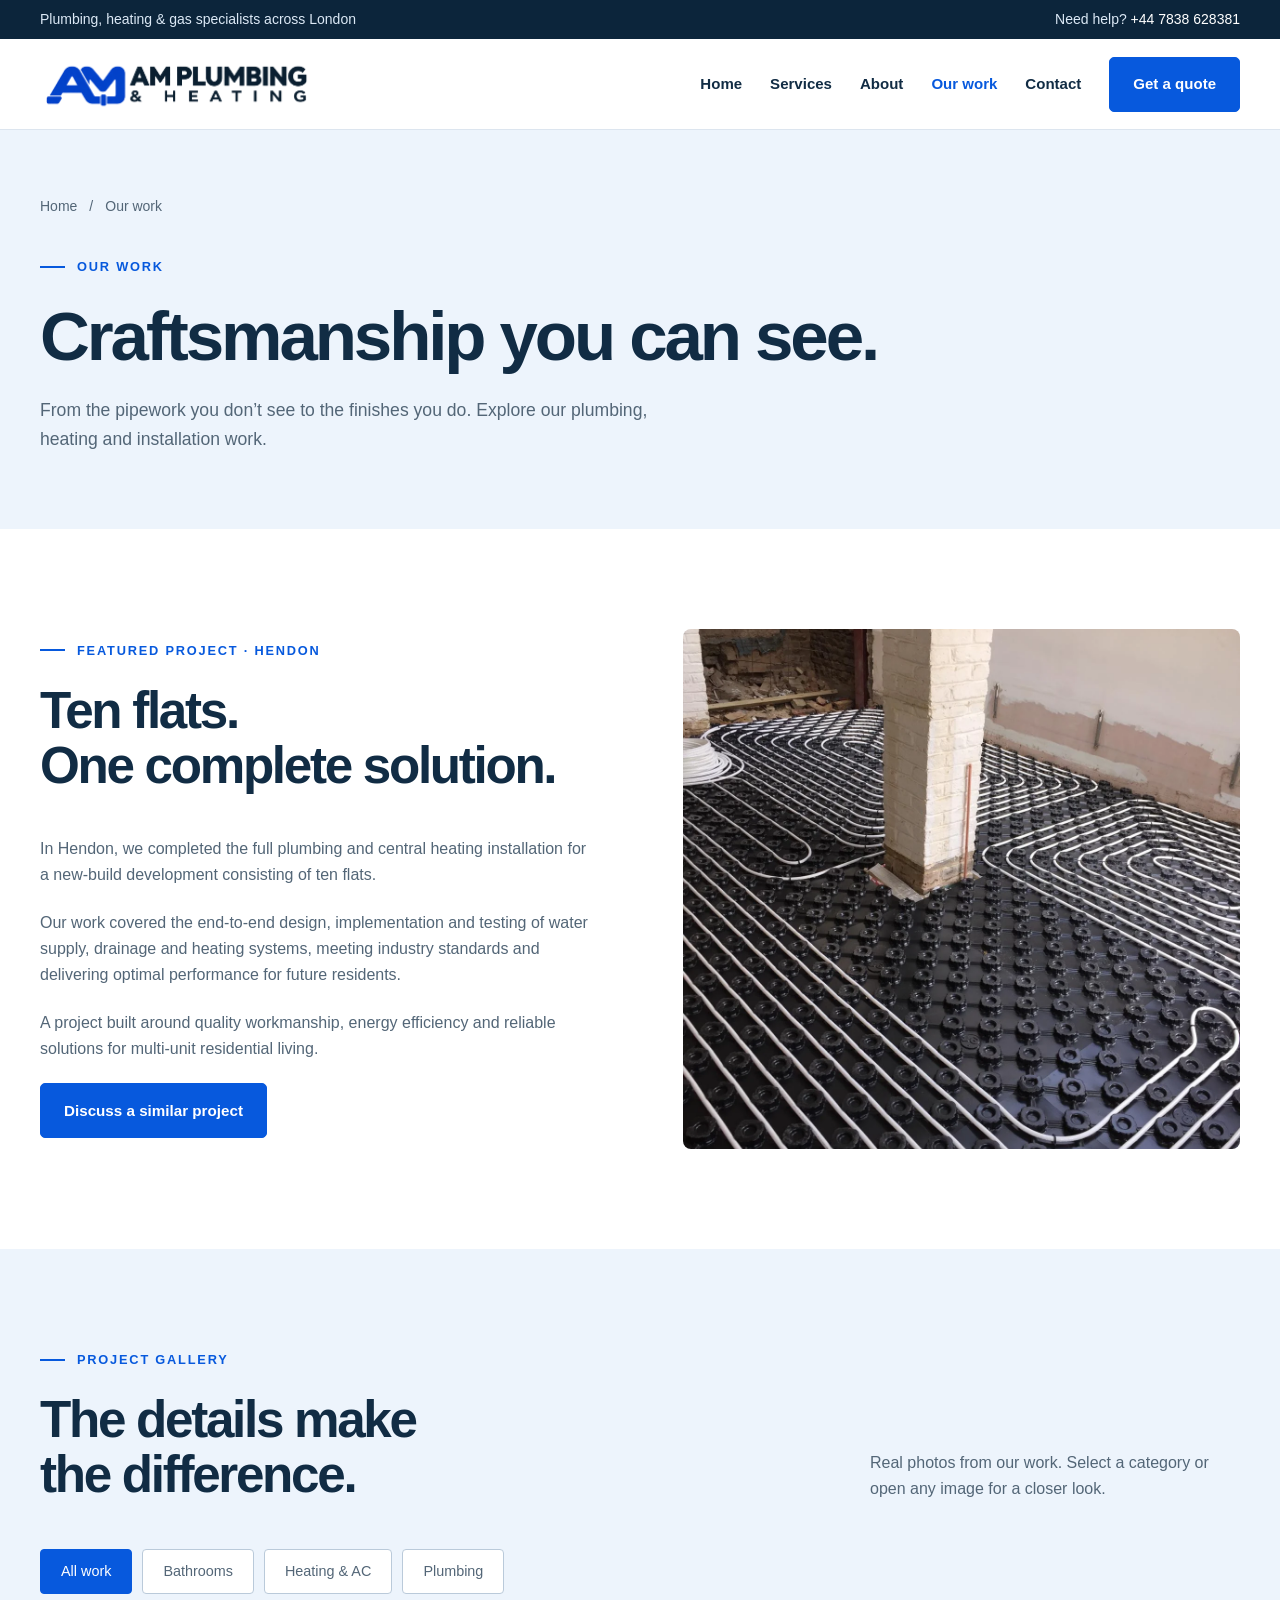
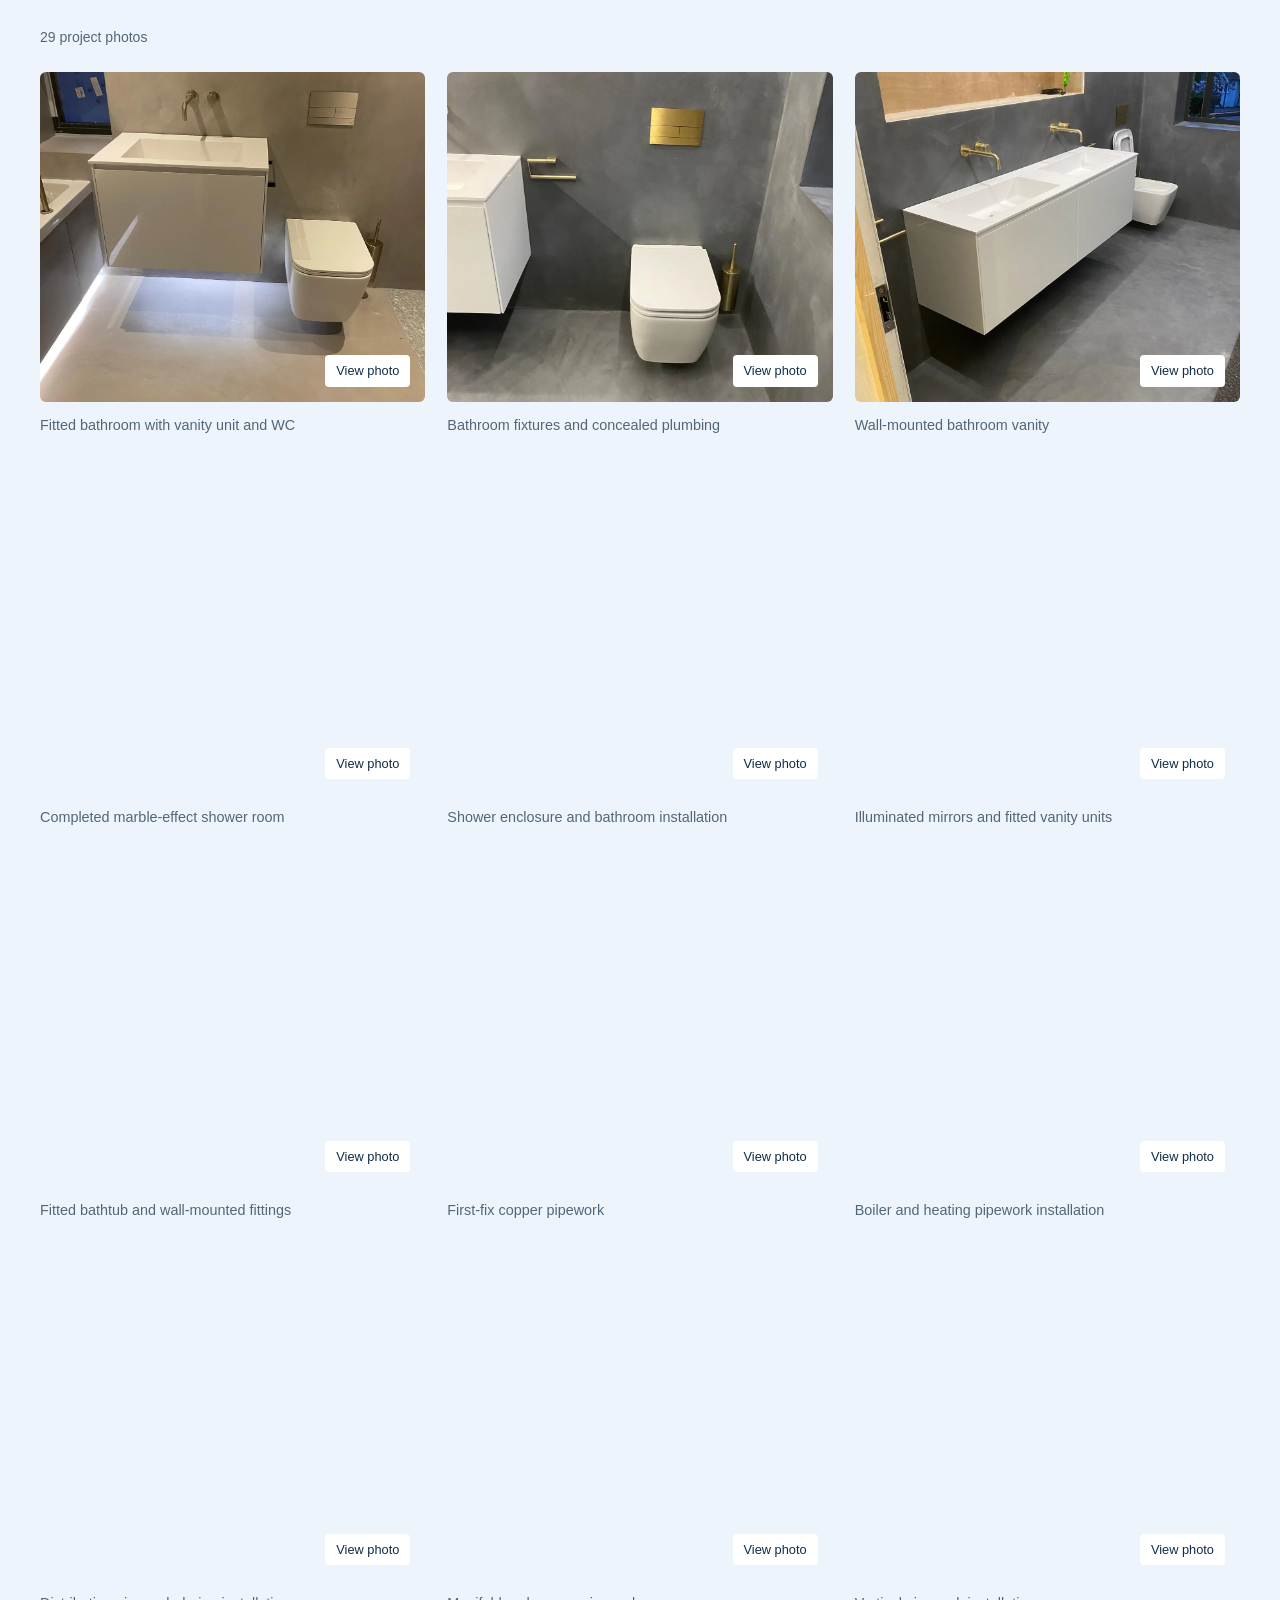
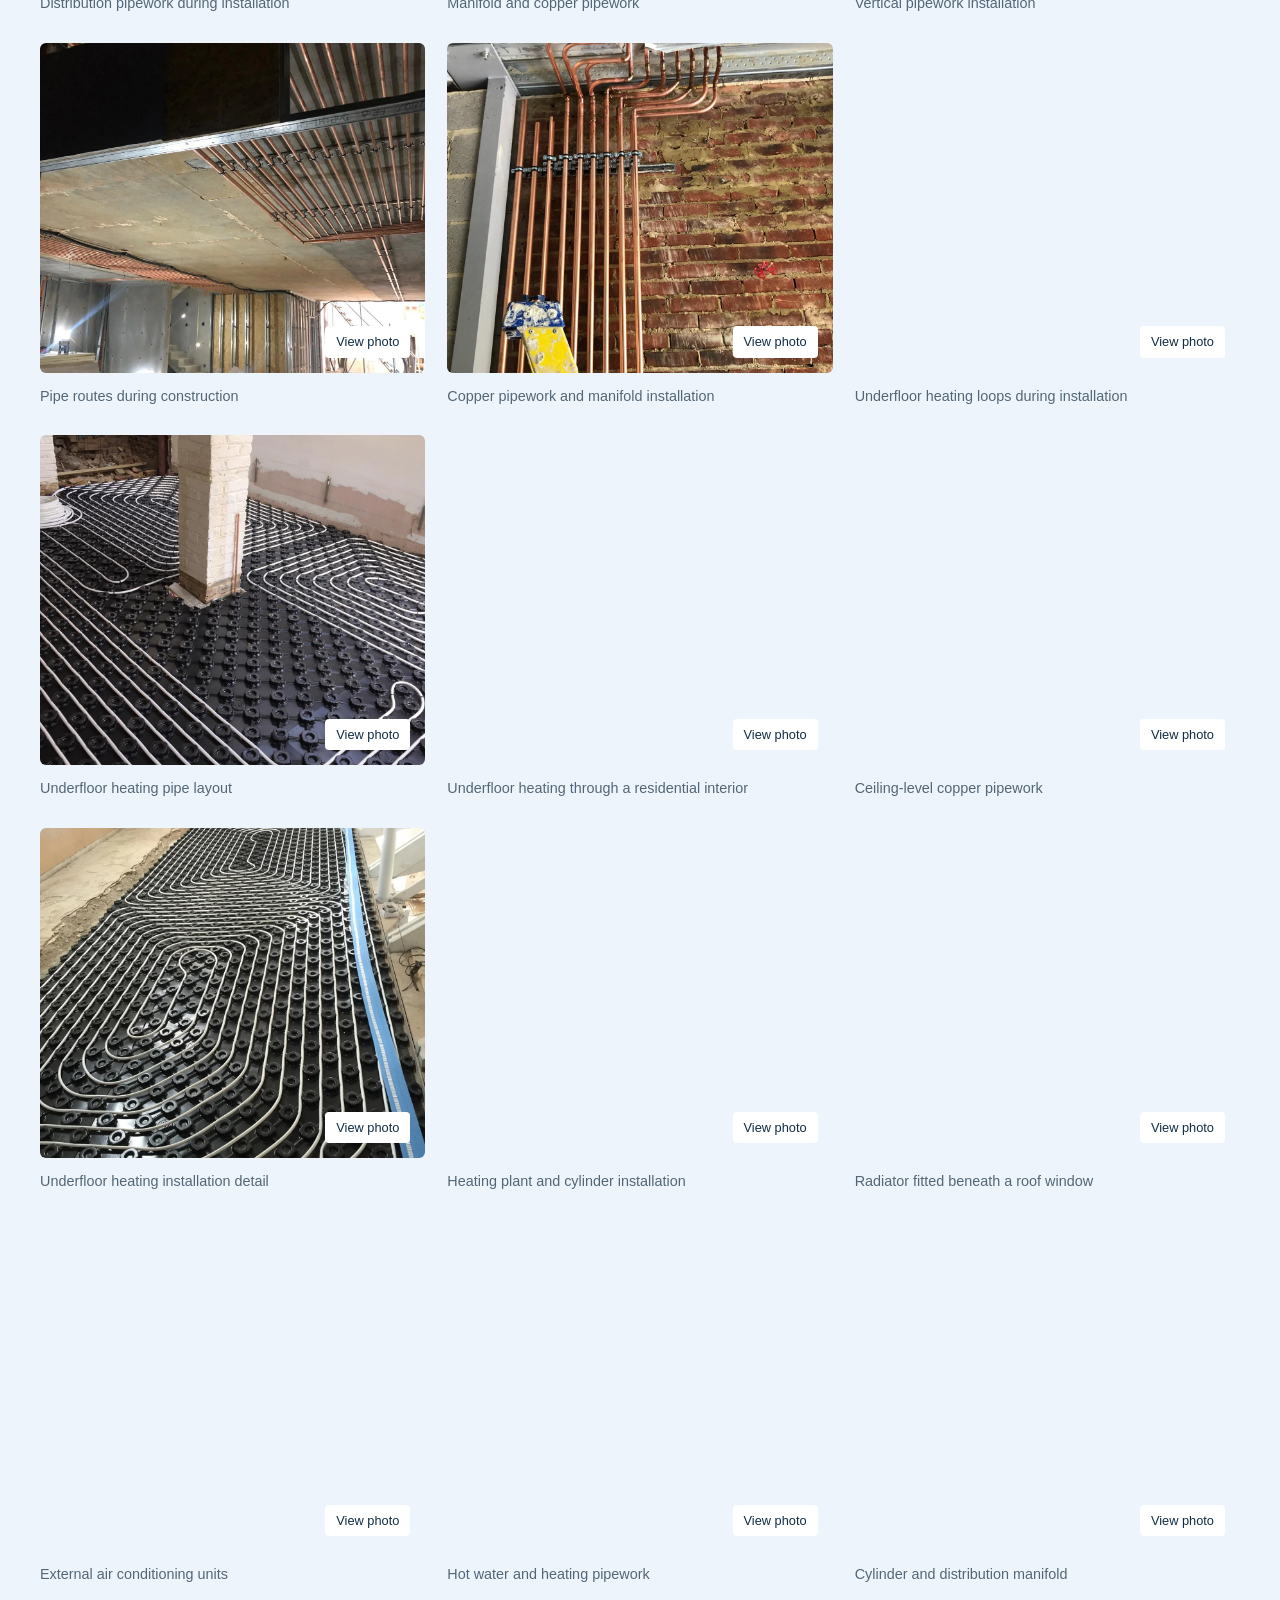
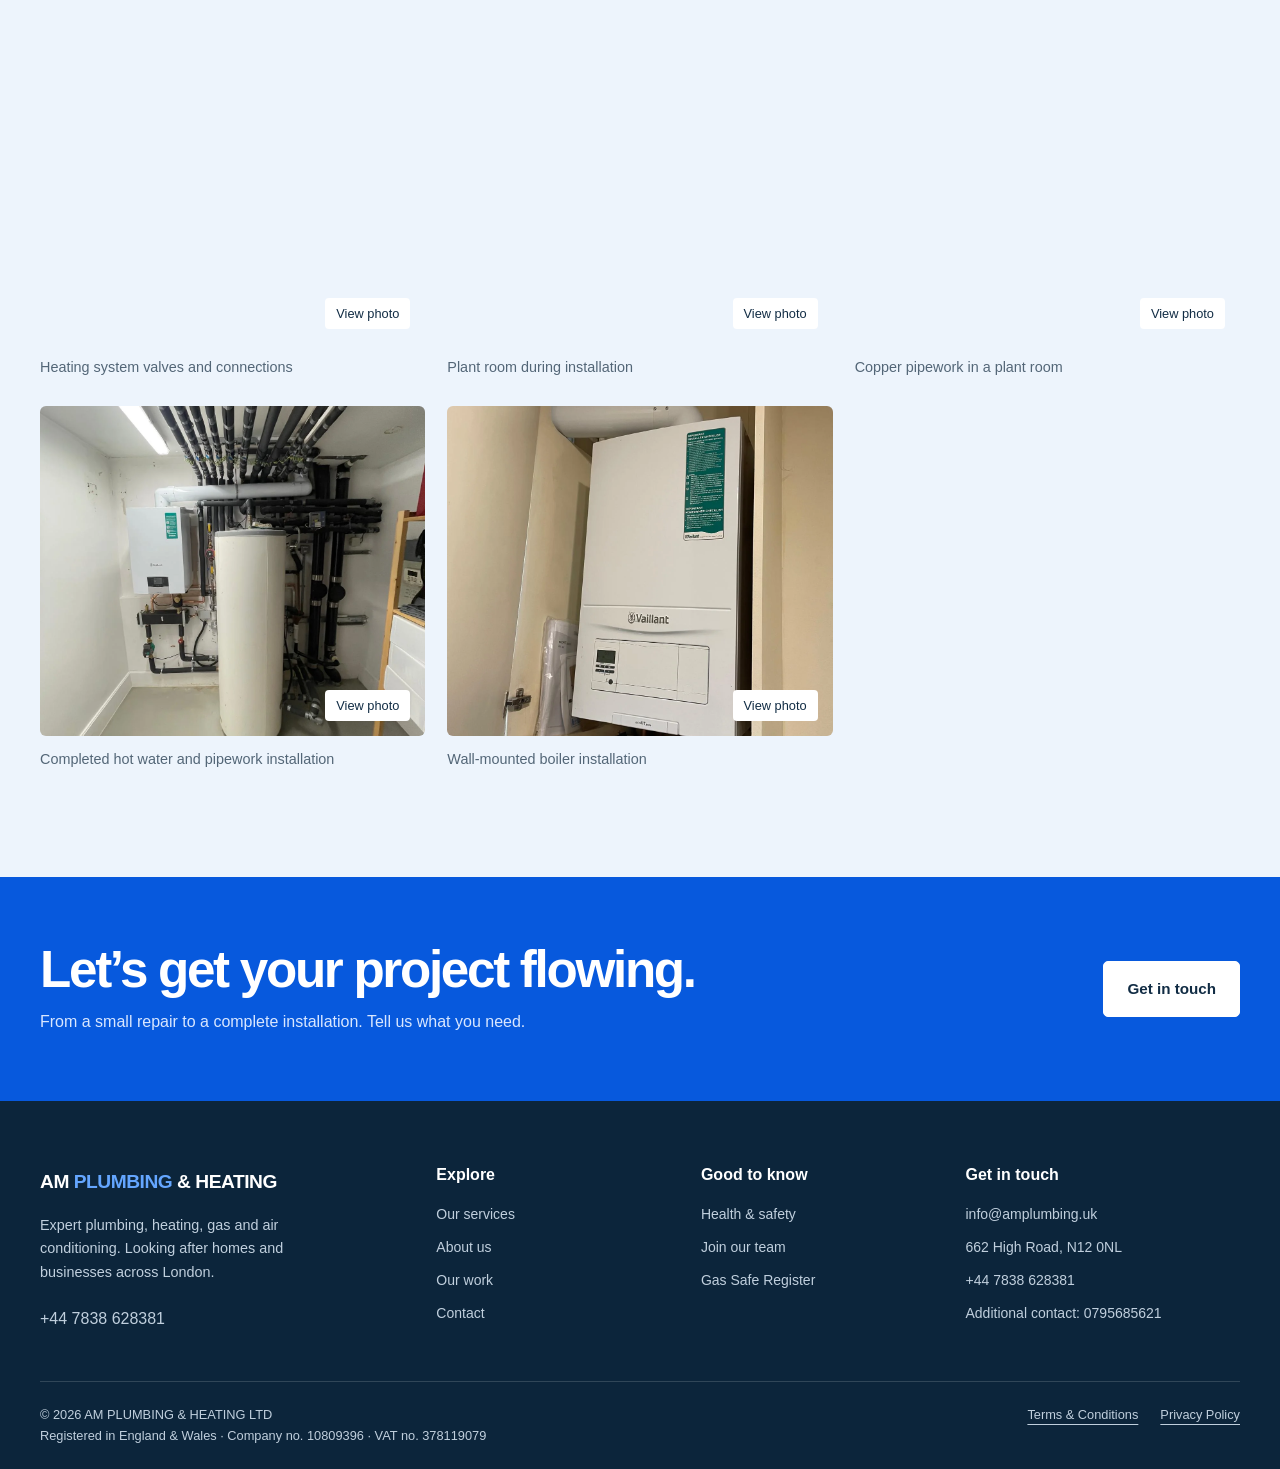
<file: Our-Work.html>
<!DOCTYPE html>
<html lang="en-GB"><head><meta charset="utf-8"><meta name="viewport" content="width=device-width, initial-scale=1"><meta name="theme-color" content="#0c253b"><title>Our Work | AM Plumbing &amp; Heating</title><meta name="description" content="Explore real AM Plumbing &amp; Heating projects: bathroom installations, underfloor heating, boilers, pipework and our ten-flat Hendon development."><link rel="canonical" href="https://amplumbing.uk/Our-Work.html"><meta property="og:type" content="website"><meta property="og:title" content="Our Work | AM Plumbing &amp; Heating"><meta property="og:description" content="Explore real AM Plumbing &amp; Heating projects: bathroom installations, underfloor heating, boilers, pipework and our ten-flat Hendon development."><meta property="og:url" content="https://amplumbing.uk/Our-Work.html"><meta property="og:image" content="https://amplumbing.uk/images/projects/WA0032.webp"><link rel="icon" href="images/brand/favicon.png" type="image/png" sizes="1254x1254"><link rel="apple-touch-icon" href="images/brand/am-social-profile.png"><link rel="stylesheet" href="site.css"><script src="site.js" defer></script></head><body><noscript><style>@media(max-width:800px){.header-inner{flex-wrap:wrap;padding-bottom:15px}.nav{display:flex;position:static;flex-wrap:wrap;padding:0;border:0;box-shadow:none}.menu-toggle{display:none}}</style></noscript><a class="skip" href="#main">Skip to content</a><div class="topbar"><div class="container"><span>Plumbing, heating &amp; gas specialists across London</span><span>Need help? <a href="tel:+447838628381">+44 7838 628381</a></span></div></div><header class="site-header"><div class="container header-inner"><a class="brand" href="index.html" aria-label="AM Plumbing home"><img src="images/brand/am-plumbing-logo-wide.png" width="2172" height="724" alt="AM Plumbing &amp; Heating"></a><button class="menu-toggle" aria-expanded="false" aria-controls="navigation">Menu</button><nav class="nav" id="navigation" aria-label="Main navigation"><a href="index.html">Home</a><a href="index.html#services">Services</a><a href="index.html#about">About</a><a href="Our-Work.html" aria-current="page">Our work</a><a href="Contact.html">Contact</a><a class="button " href="Contact.html">Get a quote</a></nav></div></header><main id="main"><section class="page-hero"><div class="container"><nav class="breadcrumb" aria-label="Breadcrumb"><a href="index.html">Home</a><span aria-hidden="true">/</span><span>Our work</span></nav><div class="eyebrow">Our work</div><h1>Craftsmanship you can see.</h1><p>From the pipework you don’t see to the finishes you do. Explore our plumbing, heating and installation work.</p></div></section><section class="section"><div class="container split"><div class="split-copy"><div class="eyebrow">Featured project · Hendon</div><h2>Ten flats.<br>One complete solution.</h2><p>In Hendon, we completed the full plumbing and central heating installation for a new-build development consisting of ten flats.</p><p>Our work covered the end-to-end design, implementation and testing of water supply, drainage and heating systems, meeting industry standards and delivering optimal performance for future residents.</p><p>A project built around quality workmanship, energy efficiency and reliable solutions for multi-unit residential living.</p><a class="button " href="Contact.html">Discuss a similar project</a></div><img src="images/projects/WA0019.webp" alt="Underfloor heating installation in a new-build development" class="split-image" width="960" height="1280" loading="lazy" decoding="async"></div></section><section class="section pale" id="gallery"><div class="container"><div class="section-heading"><div><div class="eyebrow">Project gallery</div><h2>The details make<br>the difference.</h2></div><p>Real photos from our work. Select a category or open any image for a closer look.</p></div><div class="filters" role="group" aria-label="Filter project photos"><button class="filter" data-filter="all" aria-pressed="true">All work</button><button class="filter" data-filter="bathrooms" aria-pressed="false">Bathrooms</button><button class="filter" data-filter="heating" aria-pressed="false">Heating &amp; AC</button><button class="filter" data-filter="plumbing" aria-pressed="false">Plumbing</button></div><p class="gallery-count" role="status">29 project photos</p><div class="gallery-grid"><figure class="gallery-item" data-category="bathrooms"><button class="gallery-button" data-full="images/IMG-20250225-WA0005.jpg" aria-label="Enlarge: Fitted bathroom with vanity unit and WC"><img src="images/projects/WA0005.webp" alt="Fitted bathroom with vanity unit and WC" class="" width="960" height="1280" loading="lazy" decoding="async"><span>View photo</span></button><figcaption>Fitted bathroom with vanity unit and WC</figcaption></figure><figure class="gallery-item" data-category="bathrooms"><button class="gallery-button" data-full="images/IMG-20250225-WA0006.jpg" aria-label="Enlarge: Bathroom fixtures and concealed plumbing"><img src="images/projects/WA0006.webp" alt="Bathroom fixtures and concealed plumbing" class="" width="960" height="1280" loading="lazy" decoding="async"><span>View photo</span></button><figcaption>Bathroom fixtures and concealed plumbing</figcaption></figure><figure class="gallery-item" data-category="bathrooms"><button class="gallery-button" data-full="images/IMG-20250225-WA0007.jpg" aria-label="Enlarge: Wall-mounted bathroom vanity"><img src="images/projects/WA0007.webp" alt="Wall-mounted bathroom vanity" class="" width="960" height="1280" loading="lazy" decoding="async"><span>View photo</span></button><figcaption>Wall-mounted bathroom vanity</figcaption></figure><figure class="gallery-item" data-category="bathrooms"><button class="gallery-button" data-full="images/IMG-20250225-WA0029.jpg" aria-label="Enlarge: Completed marble-effect shower room"><img src="images/projects/WA0029.webp" alt="Completed marble-effect shower room" class="" width="960" height="1280" loading="lazy" decoding="async"><span>View photo</span></button><figcaption>Completed marble-effect shower room</figcaption></figure><figure class="gallery-item" data-category="bathrooms"><button class="gallery-button" data-full="images/IMG-20250225-WA0030.jpg" aria-label="Enlarge: Shower enclosure and bathroom installation"><img src="images/projects/WA0030.webp" alt="Shower enclosure and bathroom installation" class="" width="960" height="1280" loading="lazy" decoding="async"><span>View photo</span></button><figcaption>Shower enclosure and bathroom installation</figcaption></figure><figure class="gallery-item" data-category="bathrooms"><button class="gallery-button" data-full="images/IMG-20250225-WA0032.jpg" aria-label="Enlarge: Illuminated mirrors and fitted vanity units"><img src="images/projects/WA0032.webp" alt="Illuminated mirrors and fitted vanity units" class="" width="960" height="1280" loading="lazy" decoding="async"><span>View photo</span></button><figcaption>Illuminated mirrors and fitted vanity units</figcaption></figure><figure class="gallery-item" data-category="bathrooms"><button class="gallery-button" data-full="images/IMG-20250225-WA0034.jpg" aria-label="Enlarge: Fitted bathtub and wall-mounted fittings"><img src="images/projects/WA0034.webp" alt="Fitted bathtub and wall-mounted fittings" class="" width="960" height="1280" loading="lazy" decoding="async"><span>View photo</span></button><figcaption>Fitted bathtub and wall-mounted fittings</figcaption></figure><figure class="gallery-item" data-category="plumbing"><button class="gallery-button" data-full="images/IMG-20250225-WA0003.jpg" aria-label="Enlarge: First-fix copper pipework"><img src="images/projects/WA0003.webp" alt="First-fix copper pipework" class="" width="960" height="1280" loading="lazy" decoding="async"><span>View photo</span></button><figcaption>First-fix copper pipework</figcaption></figure><figure class="gallery-item" data-category="heating"><button class="gallery-button" data-full="images/IMG-20250225-WA0008.jpg" aria-label="Enlarge: Boiler and heating pipework installation"><img src="images/projects/WA0008.webp" alt="Boiler and heating pipework installation" class="" width="960" height="1280" loading="lazy" decoding="async"><span>View photo</span></button><figcaption>Boiler and heating pipework installation</figcaption></figure><figure class="gallery-item" data-category="plumbing"><button class="gallery-button" data-full="images/IMG-20250225-WA0009.jpg" aria-label="Enlarge: Distribution pipework during installation"><img src="images/projects/WA0009.webp" alt="Distribution pipework during installation" class="" width="960" height="1280" loading="lazy" decoding="async"><span>View photo</span></button><figcaption>Distribution pipework during installation</figcaption></figure><figure class="gallery-item" data-category="plumbing"><button class="gallery-button" data-full="images/IMG-20250225-WA0010.jpg" aria-label="Enlarge: Manifold and copper pipework"><img src="images/projects/WA0010.webp" alt="Manifold and copper pipework" class="" width="960" height="1280" loading="lazy" decoding="async"><span>View photo</span></button><figcaption>Manifold and copper pipework</figcaption></figure><figure class="gallery-item" data-category="plumbing"><button class="gallery-button" data-full="images/IMG-20250225-WA0011.jpg" aria-label="Enlarge: Vertical pipework installation"><img src="images/projects/WA0011.webp" alt="Vertical pipework installation" class="" width="960" height="1280" loading="lazy" decoding="async"><span>View photo</span></button><figcaption>Vertical pipework installation</figcaption></figure><figure class="gallery-item" data-category="plumbing"><button class="gallery-button" data-full="images/IMG-20250225-WA0012.jpg" aria-label="Enlarge: Pipe routes during construction"><img src="images/projects/WA0012.webp" alt="Pipe routes during construction" class="" width="960" height="1280" loading="lazy" decoding="async"><span>View photo</span></button><figcaption>Pipe routes during construction</figcaption></figure><figure class="gallery-item" data-category="plumbing"><button class="gallery-button" data-full="images/IMG-20250225-WA0013.jpg" aria-label="Enlarge: Copper pipework and manifold installation"><img src="images/projects/WA0013.webp" alt="Copper pipework and manifold installation" class="" width="960" height="1280" loading="lazy" decoding="async"><span>View photo</span></button><figcaption>Copper pipework and manifold installation</figcaption></figure><figure class="gallery-item" data-category="heating"><button class="gallery-button" data-full="images/IMG-20250225-WA0017.jpg" aria-label="Enlarge: Underfloor heating loops during installation"><img src="images/projects/WA0017.webp" alt="Underfloor heating loops during installation" class="" width="960" height="1280" loading="lazy" decoding="async"><span>View photo</span></button><figcaption>Underfloor heating loops during installation</figcaption></figure><figure class="gallery-item" data-category="heating"><button class="gallery-button" data-full="images/IMG-20250225-WA0019.jpg" aria-label="Enlarge: Underfloor heating pipe layout"><img src="images/projects/WA0019.webp" alt="Underfloor heating pipe layout" class="" width="960" height="1280" loading="lazy" decoding="async"><span>View photo</span></button><figcaption>Underfloor heating pipe layout</figcaption></figure><figure class="gallery-item" data-category="heating"><button class="gallery-button" data-full="images/IMG-20250225-WA0020.jpg" aria-label="Enlarge: Underfloor heating through a residential interior"><img src="images/projects/WA0020.webp" alt="Underfloor heating through a residential interior" class="" width="960" height="1280" loading="lazy" decoding="async"><span>View photo</span></button><figcaption>Underfloor heating through a residential interior</figcaption></figure><figure class="gallery-item" data-category="plumbing"><button class="gallery-button" data-full="images/IMG-20250225-WA0022.jpg" aria-label="Enlarge: Ceiling-level copper pipework"><img src="images/projects/WA0022.webp" alt="Ceiling-level copper pipework" class="" width="960" height="1280" loading="lazy" decoding="async"><span>View photo</span></button><figcaption>Ceiling-level copper pipework</figcaption></figure><figure class="gallery-item" data-category="heating"><button class="gallery-button" data-full="images/IMG-20250225-WA0025.jpg" aria-label="Enlarge: Underfloor heating installation detail"><img src="images/projects/WA0025.webp" alt="Underfloor heating installation detail" class="" width="960" height="1280" loading="lazy" decoding="async"><span>View photo</span></button><figcaption>Underfloor heating installation detail</figcaption></figure><figure class="gallery-item" data-category="heating"><button class="gallery-button" data-full="images/IMG-20250225-WA0031.jpg" aria-label="Enlarge: Heating plant and cylinder installation"><img src="images/projects/WA0031.webp" alt="Heating plant and cylinder installation" class="" width="960" height="1280" loading="lazy" decoding="async"><span>View photo</span></button><figcaption>Heating plant and cylinder installation</figcaption></figure><figure class="gallery-item" data-category="heating"><button class="gallery-button" data-full="images/IMG-20250225-WA0036.jpg" aria-label="Enlarge: Radiator fitted beneath a roof window"><img src="images/projects/WA0036.webp" alt="Radiator fitted beneath a roof window" class="" width="960" height="1280" loading="lazy" decoding="async"><span>View photo</span></button><figcaption>Radiator fitted beneath a roof window</figcaption></figure><figure class="gallery-item" data-category="heating"><button class="gallery-button" data-full="images/IMG-20250225-WA0038.jpg" aria-label="Enlarge: External air conditioning units"><img src="images/projects/WA0038.webp" alt="External air conditioning units" class="" width="960" height="1280" loading="lazy" decoding="async"><span>View photo</span></button><figcaption>External air conditioning units</figcaption></figure><figure class="gallery-item" data-category="heating"><button class="gallery-button" data-full="images/IMG-20250225-WA0039.jpg" aria-label="Enlarge: Hot water and heating pipework"><img src="images/projects/WA0039.webp" alt="Hot water and heating pipework" class="" width="960" height="1280" loading="lazy" decoding="async"><span>View photo</span></button><figcaption>Hot water and heating pipework</figcaption></figure><figure class="gallery-item" data-category="heating"><button class="gallery-button" data-full="images/IMG-20250225-WA0040.jpg" aria-label="Enlarge: Cylinder and distribution manifold"><img src="images/projects/WA0040.webp" alt="Cylinder and distribution manifold" class="" width="960" height="1280" loading="lazy" decoding="async"><span>View photo</span></button><figcaption>Cylinder and distribution manifold</figcaption></figure><figure class="gallery-item" data-category="heating"><button class="gallery-button" data-full="images/IMG-20250225-WA0041.jpg" aria-label="Enlarge: Heating system valves and connections"><img src="images/projects/WA0041.webp" alt="Heating system valves and connections" class="" width="960" height="1280" loading="lazy" decoding="async"><span>View photo</span></button><figcaption>Heating system valves and connections</figcaption></figure><figure class="gallery-item" data-category="heating"><button class="gallery-button" data-full="images/IMG-20250225-WA0043.jpg" aria-label="Enlarge: Plant room during installation"><img src="images/projects/WA0043.webp" alt="Plant room during installation" class="" width="960" height="1280" loading="lazy" decoding="async"><span>View photo</span></button><figcaption>Plant room during installation</figcaption></figure><figure class="gallery-item" data-category="heating"><button class="gallery-button" data-full="images/IMG-20250225-WA0044.jpg" aria-label="Enlarge: Copper pipework in a plant room"><img src="images/projects/WA0044.webp" alt="Copper pipework in a plant room" class="" width="960" height="1280" loading="lazy" decoding="async"><span>View photo</span></button><figcaption>Copper pipework in a plant room</figcaption></figure><figure class="gallery-item" data-category="heating"><button class="gallery-button" data-full="images/IMG-20250225-WA0047.jpg" aria-label="Enlarge: Completed hot water and pipework installation"><img src="images/projects/WA0047.webp" alt="Completed hot water and pipework installation" class="" width="960" height="1280" loading="lazy" decoding="async"><span>View photo</span></button><figcaption>Completed hot water and pipework installation</figcaption></figure><figure class="gallery-item" data-category="heating"><button class="gallery-button" data-full="images/IMG-20250225-WA0048.jpg" aria-label="Enlarge: Wall-mounted boiler installation"><img src="images/projects/WA0048.webp" alt="Wall-mounted boiler installation" class="" width="960" height="1280" loading="lazy" decoding="async"><span>View photo</span></button><figcaption>Wall-mounted boiler installation</figcaption></figure></div></div></section><dialog class="lightbox" aria-label="Project photo"><button class="lightbox-close" autofocus>Close</button><img alt=""><p class="lightbox-caption"></p></dialog><section class="cta"><div class="container"><div><h2>Let’s get your project flowing.</h2><p>From a small repair to a complete installation. Tell us what you need.</p></div><a class="button light" href="Contact.html">Get in touch</a></div></section></main><footer class="site-footer"><div class="container"><div class="footer-grid"><div><div class="footer-brand">AM <span>PLUMBING</span> &amp; HEATING</div><p>Expert plumbing, heating, gas and air conditioning. Looking after homes and businesses across London.</p><a href="tel:+447838628381">+44 7838 628381</a></div><div><h3>Explore</h3><ul><li><a href="index.html#services">Our services</a></li><li><a href="index.html#about">About us</a></li><li><a href="Our-Work.html">Our work</a></li><li><a href="Contact.html">Contact</a></li></ul></div><div><h3>Good to know</h3><ul><li><a href="Health-and-Safety.html">Health &amp; safety</a></li><li><a href="Health-and-Safety.html#careers">Join our team</a></li><li><a href="https://www.gassaferegister.co.uk/businesscompetencies?ep=5T3yICJxSbfKANaXUW4ejbj9eci5EYzvJ1locUFusdUvBuIRWjDAtpxLViuNHXMPuPLFpoxoGaYIBh1%252bi%252fBFzYJz1b2ykDPNpamq97bxdNt6fWJkj6yOVBF72foirnXjuQz4TsInkJ4QZ5hhNoXWXfE91HJrjQifbsAXuxy0TPQ%253d&amp;cp=8dbTCMJeQPJDla%252btm2cGo8%252bi01PTwQzbkYbxy%252fRYuYffn1aRRqivaxqgxTjtyJxob9f5MkHZNAEZaQUzQERqLg%253d%253d&amp;backurl=%252fcheckbusinessresults%253fcp%253d8dbTCMJeQPJDla%2525252btm2cGo8%2525252bi01PTwQzbkYbxy%2525252fRYuYffn1aRRqivaxqgxTjtyJxob9f5MkHZNAEZaQUzQERqLg%2525253d%2525253d&amp;searchurl=%252Fcheckbusinessresults%253Fcp%253D8dbTCMJeQPJDla%2525252btm2cGo8%2525252bi01PTwQzbkYbxy%2525252fRYuYffn1aRRqivaxqgxTjtyJxob9f5MkHZNAEZaQUzQERqLg%2525253d%2525253d" target="_blank" rel="noopener noreferrer">Gas Safe Register</a></li></ul></div><div><h3>Get in touch</h3><ul><li><a href="mailto:info@amplumbing.uk">info@amplumbing.uk</a></li><li>662 High Road, N12 0NL</li><li><a href="tel:+447838628381">+44 7838 628381</a></li><li>Additional contact: <a href="tel:0795685621">0795685621</a></li></ul></div></div><div class="footer-bottom"><p>© 2026 AM PLUMBING &amp; HEATING LTD<br>Registered in England &amp; Wales · Company no. 10809396 · VAT no. 378119079</p><nav aria-label="Legal"><a href="Terms-and-Conditions.html">Terms &amp; Conditions</a><a href="Privacy-Policy.html">Privacy Policy</a></nav></div></div></footer></body></html>
</file>
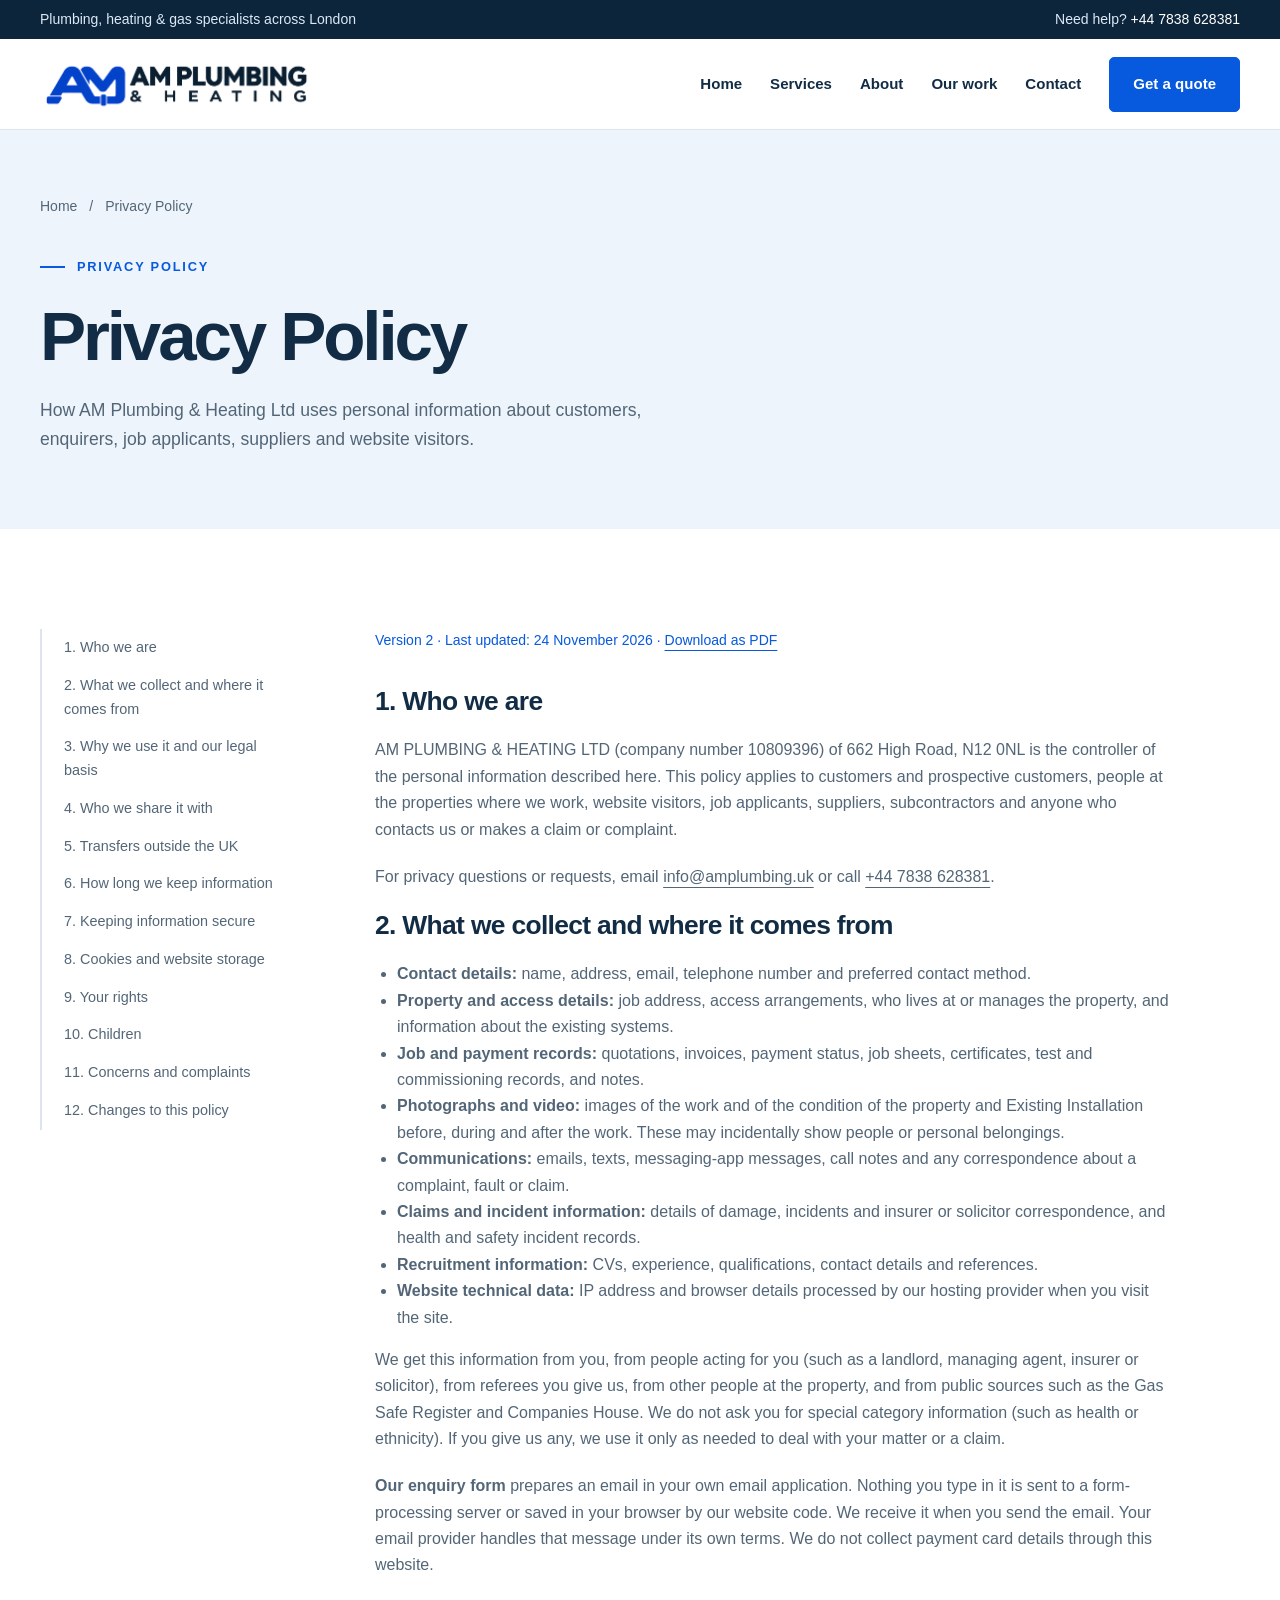
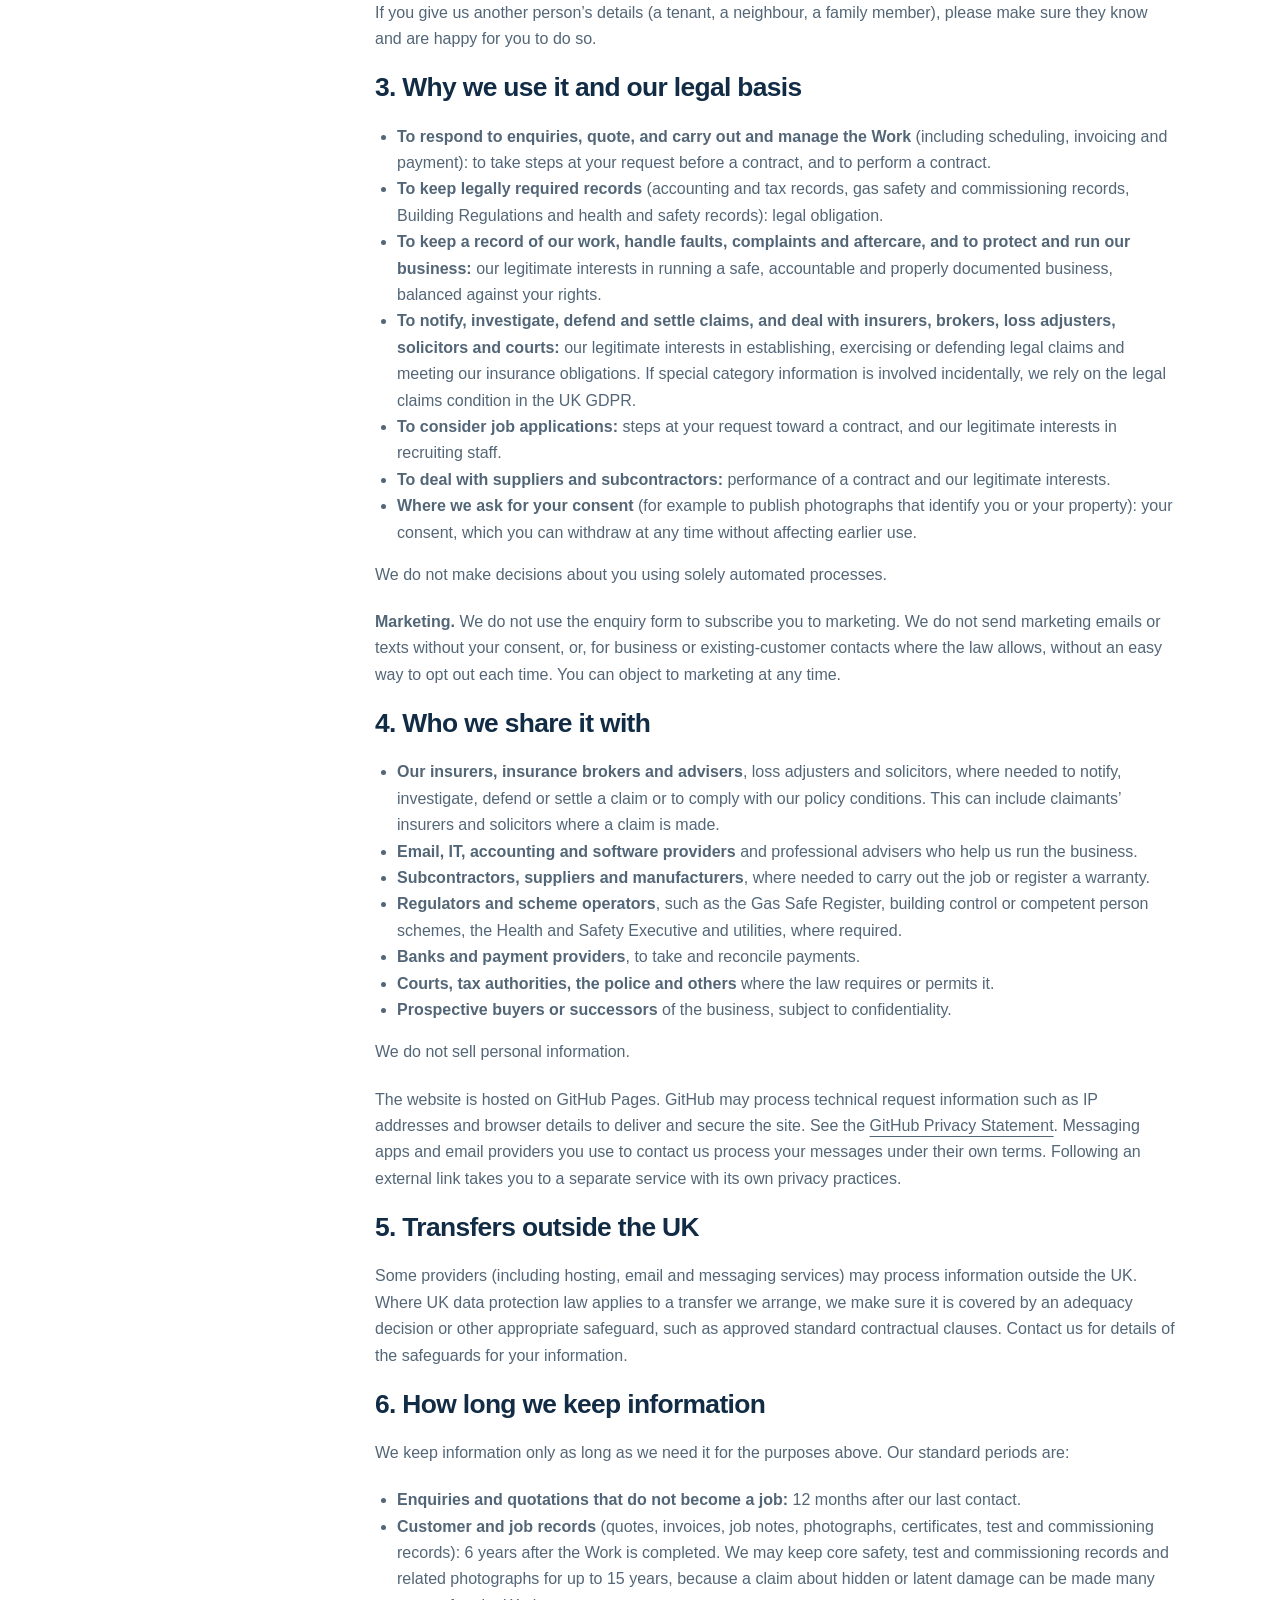
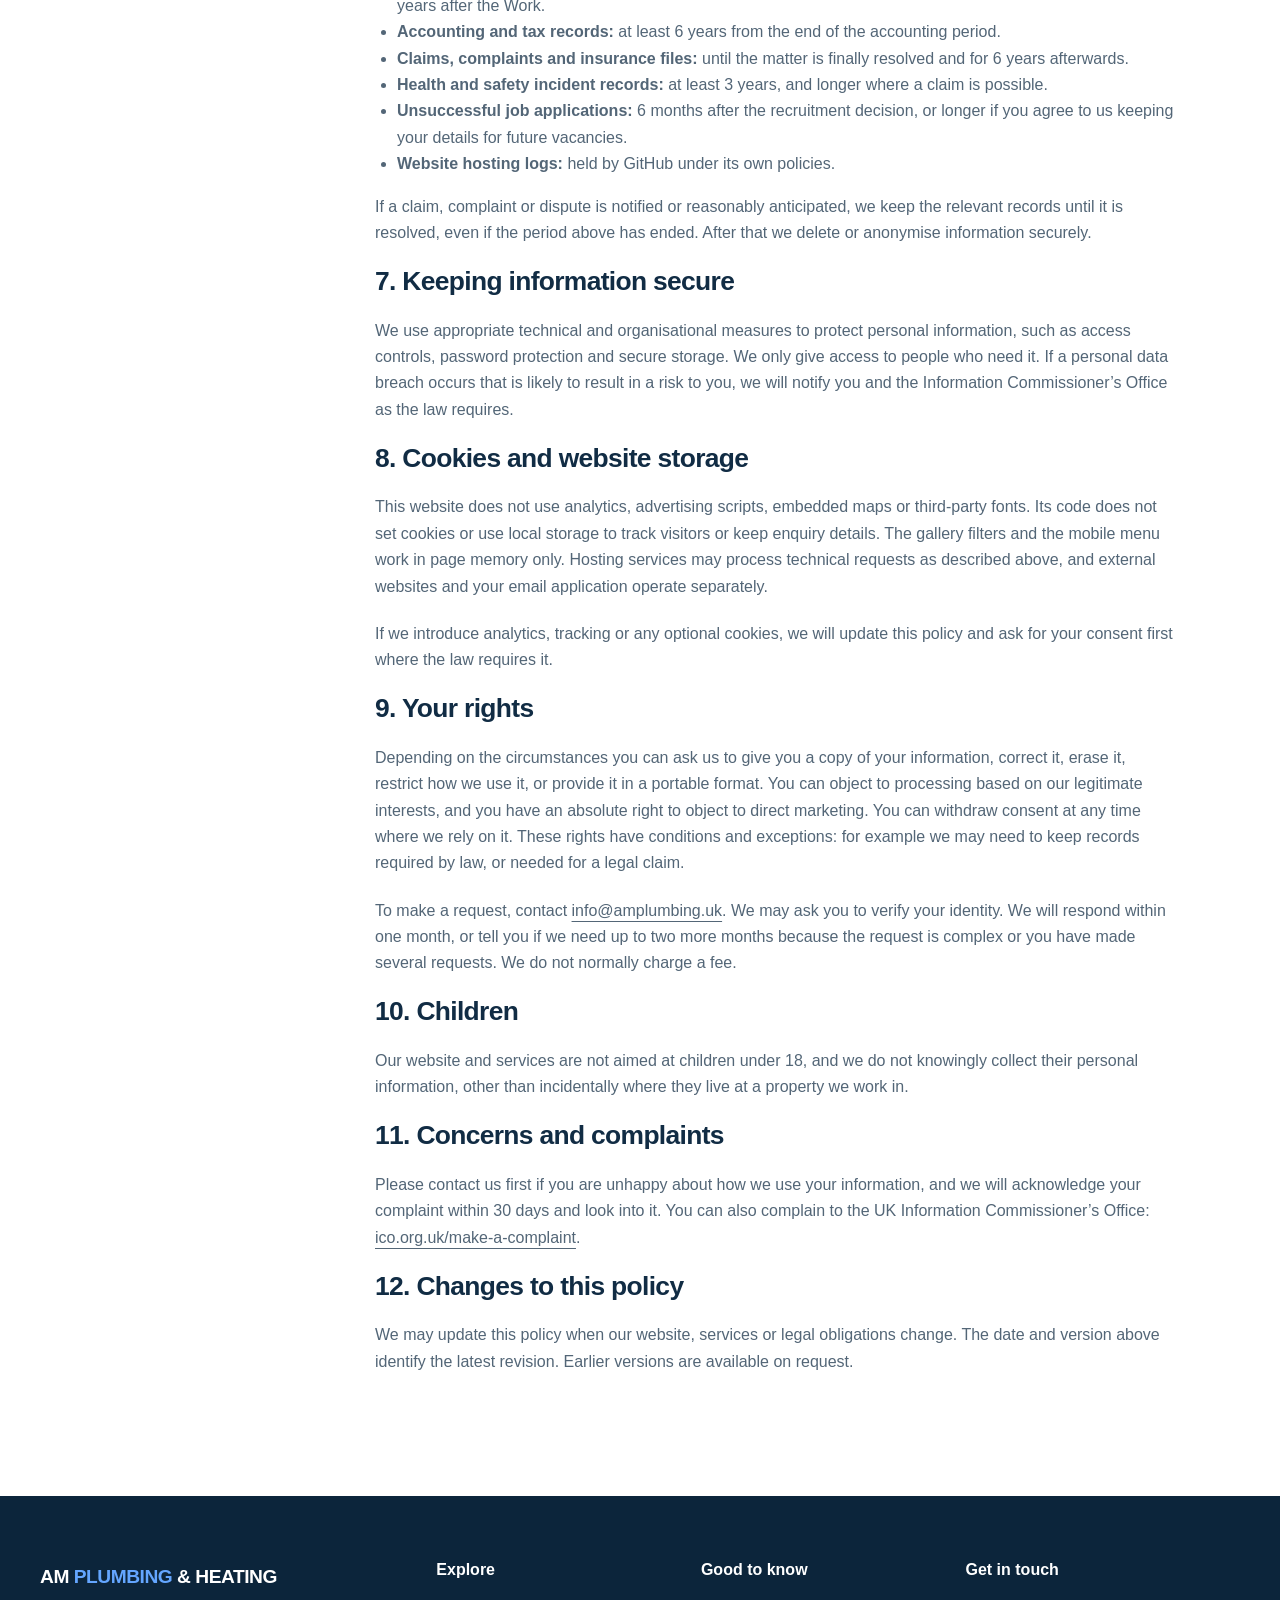
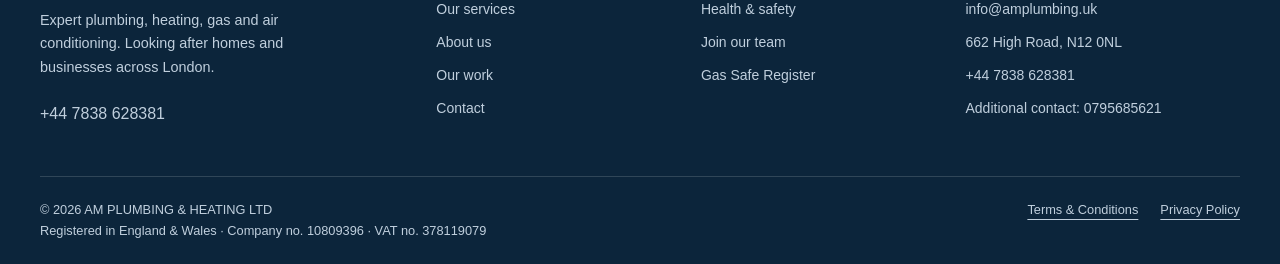
<file: Privacy-Policy.html>
<!DOCTYPE html>
<html lang="en-GB"><head><meta charset="utf-8"><meta name="viewport" content="width=device-width, initial-scale=1"><meta name="theme-color" content="#0c253b"><title>Privacy Policy | AM Plumbing &amp; Heating</title><meta name="description" content="How AM Plumbing &amp;amp; Heating Ltd uses personal information about customers, enquirers, job applicants, suppliers and website visitors."><link rel="canonical" href="https://amplumbing.uk/Privacy-Policy.html"><meta property="og:type" content="website"><meta property="og:title" content="Privacy Policy | AM Plumbing &amp; Heating"><meta property="og:description" content="How AM Plumbing &amp;amp; Heating Ltd uses personal information about customers, enquirers, job applicants, suppliers and website visitors."><meta property="og:url" content="https://amplumbing.uk/Privacy-Policy.html"><meta property="og:image" content="https://amplumbing.uk/images/projects/WA0032.webp"><link rel="icon" href="images/brand/favicon.png" type="image/png" sizes="1254x1254"><link rel="apple-touch-icon" href="images/brand/am-social-profile.png"><link rel="stylesheet" href="site.css"><script src="site.js" defer></script></head><body><noscript><style>@media(max-width:800px){.header-inner{flex-wrap:wrap;padding-bottom:15px}.nav{display:flex;position:static;flex-wrap:wrap;padding:0;border:0;box-shadow:none}.menu-toggle{display:none}}</style></noscript><a class="skip" href="#main">Skip to content</a><div class="topbar"><div class="container"><span>Plumbing, heating &amp; gas specialists across London</span><span>Need help? <a href="tel:+447838628381">+44 7838 628381</a></span></div></div><header class="site-header"><div class="container header-inner"><a class="brand" href="index.html" aria-label="AM Plumbing home"><img src="images/brand/am-plumbing-logo-wide.png" width="2172" height="724" alt="AM Plumbing &amp; Heating"></a><button class="menu-toggle" aria-expanded="false" aria-controls="navigation">Menu</button><nav class="nav" id="navigation" aria-label="Main navigation"><a href="index.html">Home</a><a href="index.html#services">Services</a><a href="index.html#about">About</a><a href="Our-Work.html">Our work</a><a href="Contact.html">Contact</a><a class="button " href="Contact.html">Get a quote</a></nav></div></header><main id="main"><section class="page-hero"><div class="container"><nav class="breadcrumb" aria-label="Breadcrumb"><a href="index.html">Home</a><span aria-hidden="true">/</span><span>Privacy Policy</span></nav><div class="eyebrow">Privacy Policy</div><h1>Privacy Policy</h1><p>How AM Plumbing &amp; Heating Ltd uses personal information about customers, enquirers, job applicants, suppliers and website visitors.</p></div></section><section class="section"><div class="container legal-layout"><nav class="legal-nav" aria-label="On this page"><a href="#controller">1. Who we are</a><a href="#data">2. What we collect and where it comes from</a><a href="#use">3. Why we use it and our legal basis</a><a href="#sharing">4. Who we share it with</a><a href="#transfers">5. Transfers outside the UK</a><a href="#retention">6. How long we keep information</a><a href="#security">7. Keeping information secure</a><a href="#cookies">8. Cookies and website storage</a><a href="#rights">9. Your rights</a><a href="#children">10. Children</a><a href="#complaints">11. Concerns and complaints</a><a href="#changes">12. Changes to this policy</a></nav><article class="prose"><div class="print-letterhead"><img src="images/brand/am-plumbing-logo-wide.png" alt="AM Plumbing &amp; Heating" width="2172" height="724"><p class="print-company">AM PLUMBING &amp; HEATING LTD · 662 High Road, London N12 0NL · info@amplumbing.uk · +44 7838 628381<br>Registered in England &amp; Wales · Company no. 10809396 · VAT no. 378119079</p><p class="print-title">Privacy Policy</p></div><p class="updated">Version 2 · Last updated: 24 November 2026 · <a href="documents/AM-Plumbing-Privacy-Policy.pdf">Download as PDF</a></p><section id="controller"><h2>1. Who we are</h2>
<p>AM PLUMBING &amp; HEATING LTD (company number 10809396) of 662 High Road, N12 0NL is the controller of the personal information described here. This policy applies to customers and prospective customers, people at the properties where we work, website visitors, job applicants, suppliers, subcontractors and anyone who contacts us or makes a claim or complaint.</p>
<p>For privacy questions or requests, email <a href="mailto:info@amplumbing.uk">info@amplumbing.uk</a> or call <a href="tel:+447838628381">+44 7838 628381</a>.</p></section><section id="data"><h2>2. What we collect and where it comes from</h2>
<ul>
<li><strong>Contact details:</strong> name, address, email, telephone number and preferred contact method.</li>
<li><strong>Property and access details:</strong> job address, access arrangements, who lives at or manages the property, and information about the existing systems.</li>
<li><strong>Job and payment records:</strong> quotations, invoices, payment status, job sheets, certificates, test and commissioning records, and notes.</li>
<li><strong>Photographs and video:</strong> images of the work and of the condition of the property and Existing Installation before, during and after the work. These may incidentally show people or personal belongings.</li>
<li><strong>Communications:</strong> emails, texts, messaging-app messages, call notes and any correspondence about a complaint, fault or claim.</li>
<li><strong>Claims and incident information:</strong> details of damage, incidents and insurer or solicitor correspondence, and health and safety incident records.</li>
<li><strong>Recruitment information:</strong> CVs, experience, qualifications, contact details and references.</li>
<li><strong>Website technical data:</strong> IP address and browser details processed by our hosting provider when you visit the site.</li>
</ul>
<p>We get this information from you, from people acting for you (such as a landlord, managing agent, insurer or solicitor), from referees you give us, from other people at the property, and from public sources such as the Gas Safe Register and Companies House. We do not ask you for special category information (such as health or ethnicity). If you give us any, we use it only as needed to deal with your matter or a claim.</p>
<p><strong>Our enquiry form</strong> prepares an email in your own email application. Nothing you type in it is sent to a form-processing server or saved in your browser by our website code. We receive it when you send the email. Your email provider handles that message under its own terms. We do not collect payment card details through this website.</p>
<p>If you give us another person&rsquo;s details (a tenant, a neighbour, a family member), please make sure they know and are happy for you to do so.</p></section><section id="use"><h2>3. Why we use it and our legal basis</h2>
<ul>
<li><strong>To respond to enquiries, quote, and carry out and manage the Work</strong> (including scheduling, invoicing and payment): to take steps at your request before a contract, and to perform a contract.</li>
<li><strong>To keep legally required records</strong> (accounting and tax records, gas safety and commissioning records, Building Regulations and health and safety records): legal obligation.</li>
<li><strong>To keep a record of our work, handle faults, complaints and aftercare, and to protect and run our business:</strong> our legitimate interests in running a safe, accountable and properly documented business, balanced against your rights.</li>
<li><strong>To notify, investigate, defend and settle claims, and deal with insurers, brokers, loss adjusters, solicitors and courts:</strong> our legitimate interests in establishing, exercising or defending legal claims and meeting our insurance obligations. If special category information is involved incidentally, we rely on the legal claims condition in the UK GDPR.</li>
<li><strong>To consider job applications:</strong> steps at your request toward a contract, and our legitimate interests in recruiting staff.</li>
<li><strong>To deal with suppliers and subcontractors:</strong> performance of a contract and our legitimate interests.</li>
<li><strong>Where we ask for your consent</strong> (for example to publish photographs that identify you or your property): your consent, which you can withdraw at any time without affecting earlier use.</li>
</ul>
<p>We do not make decisions about you using solely automated processes.</p>
<p><strong>Marketing.</strong> We do not use the enquiry form to subscribe you to marketing. We do not send marketing emails or texts without your consent, or, for business or existing-customer contacts where the law allows, without an easy way to opt out each time. You can object to marketing at any time.</p></section><section id="sharing"><h2>4. Who we share it with</h2>
<ul>
<li><strong>Our insurers, insurance brokers and advisers</strong>, loss adjusters and solicitors, where needed to notify, investigate, defend or settle a claim or to comply with our policy conditions. This can include claimants&rsquo; insurers and solicitors where a claim is made.</li>
<li><strong>Email, IT, accounting and software providers</strong> and professional advisers who help us run the business.</li>
<li><strong>Subcontractors, suppliers and manufacturers</strong>, where needed to carry out the job or register a warranty.</li>
<li><strong>Regulators and scheme operators</strong>, such as the Gas Safe Register, building control or competent person schemes, the Health and Safety Executive and utilities, where required.</li>
<li><strong>Banks and payment providers</strong>, to take and reconcile payments.</li>
<li><strong>Courts, tax authorities, the police and others</strong> where the law requires or permits it.</li>
<li><strong>Prospective buyers or successors</strong> of the business, subject to confidentiality.</li>
</ul>
<p>We do not sell personal information.</p>
<p>The website is hosted on GitHub Pages. GitHub may process technical request information such as IP addresses and browser details to deliver and secure the site. See the <a href="https://docs.github.com/en/site-policy/privacy-policies/github-general-privacy-statement">GitHub Privacy Statement</a>. Messaging apps and email providers you use to contact us process your messages under their own terms. Following an external link takes you to a separate service with its own privacy practices.</p></section><section id="transfers"><h2>5. Transfers outside the UK</h2>
<p>Some providers (including hosting, email and messaging services) may process information outside the UK. Where UK data protection law applies to a transfer we arrange, we make sure it is covered by an adequacy decision or other appropriate safeguard, such as approved standard contractual clauses. Contact us for details of the safeguards for your information.</p></section><section id="retention"><h2>6. How long we keep information</h2>
<p>We keep information only as long as we need it for the purposes above. Our standard periods are:</p>
<ul>
<li><strong>Enquiries and quotations that do not become a job:</strong> 12 months after our last contact.</li>
<li><strong>Customer and job records</strong> (quotes, invoices, job notes, photographs, certificates, test and commissioning records): 6 years after the Work is completed. We may keep core safety, test and commissioning records and related photographs for up to 15 years, because a claim about hidden or latent damage can be made many years after the Work.</li>
<li><strong>Accounting and tax records:</strong> at least 6 years from the end of the accounting period.</li>
<li><strong>Claims, complaints and insurance files:</strong> until the matter is finally resolved and for 6 years afterwards.</li>
<li><strong>Health and safety incident records:</strong> at least 3 years, and longer where a claim is possible.</li>
<li><strong>Unsuccessful job applications:</strong> 6 months after the recruitment decision, or longer if you agree to us keeping your details for future vacancies.</li>
<li><strong>Website hosting logs:</strong> held by GitHub under its own policies.</li>
</ul>
<p>If a claim, complaint or dispute is notified or reasonably anticipated, we keep the relevant records until it is resolved, even if the period above has ended. After that we delete or anonymise information securely.</p></section><section id="security"><h2>7. Keeping information secure</h2>
<p>We use appropriate technical and organisational measures to protect personal information, such as access controls, password protection and secure storage. We only give access to people who need it. If a personal data breach occurs that is likely to result in a risk to you, we will notify you and the Information Commissioner&rsquo;s Office as the law requires.</p></section><section id="cookies"><h2>8. Cookies and website storage</h2>
<p>This website does not use analytics, advertising scripts, embedded maps or third-party fonts. Its code does not set cookies or use local storage to track visitors or keep enquiry details. The gallery filters and the mobile menu work in page memory only. Hosting services may process technical requests as described above, and external websites and your email application operate separately.</p>
<p>If we introduce analytics, tracking or any optional cookies, we will update this policy and ask for your consent first where the law requires it.</p></section><section id="rights"><h2>9. Your rights</h2>
<p>Depending on the circumstances you can ask us to give you a copy of your information, correct it, erase it, restrict how we use it, or provide it in a portable format. You can object to processing based on our legitimate interests, and you have an absolute right to object to direct marketing. You can withdraw consent at any time where we rely on it. These rights have conditions and exceptions: for example we may need to keep records required by law, or needed for a legal claim.</p>
<p>To make a request, contact <a href="mailto:info@amplumbing.uk">info@amplumbing.uk</a>. We may ask you to verify your identity. We will respond within one month, or tell you if we need up to two more months because the request is complex or you have made several requests. We do not normally charge a fee.</p></section><section id="children"><h2>10. Children</h2>
<p>Our website and services are not aimed at children under 18, and we do not knowingly collect their personal information, other than incidentally where they live at a property we work in.</p></section><section id="complaints"><h2>11. Concerns and complaints</h2>
<p>Please contact us first if you are unhappy about how we use your information, and we will acknowledge your complaint within 30 days and look into it. You can also complain to the UK Information Commissioner&rsquo;s Office: <a href="https://ico.org.uk/make-a-complaint/">ico.org.uk/make-a-complaint</a>.</p></section><section id="changes"><h2>12. Changes to this policy</h2>
<p>We may update this policy when our website, services or legal obligations change. The date and version above identify the latest revision. Earlier versions are available on request.</p></section></article></div></section></main><footer class="site-footer"><div class="container"><div class="footer-grid"><div><div class="footer-brand">AM <span>PLUMBING</span> &amp; HEATING</div><p>Expert plumbing, heating, gas and air conditioning. Looking after homes and businesses across London.</p><a href="tel:+447838628381">+44 7838 628381</a></div><div><h3>Explore</h3><ul><li><a href="index.html#services">Our services</a></li><li><a href="index.html#about">About us</a></li><li><a href="Our-Work.html">Our work</a></li><li><a href="Contact.html">Contact</a></li></ul></div><div><h3>Good to know</h3><ul><li><a href="Health-and-Safety.html">Health &amp; safety</a></li><li><a href="Health-and-Safety.html#careers">Join our team</a></li><li><a href="https://www.gassaferegister.co.uk/businesscompetencies?ep=5T3yICJxSbfKANaXUW4ejbj9eci5EYzvJ1locUFusdUvBuIRWjDAtpxLViuNHXMPuPLFpoxoGaYIBh1%252bi%252fBFzYJz1b2ykDPNpamq97bxdNt6fWJkj6yOVBF72foirnXjuQz4TsInkJ4QZ5hhNoXWXfE91HJrjQifbsAXuxy0TPQ%253d&amp;cp=8dbTCMJeQPJDla%252btm2cGo8%252bi01PTwQzbkYbxy%252fRYuYffn1aRRqivaxqgxTjtyJxob9f5MkHZNAEZaQUzQERqLg%253d%253d&amp;backurl=%252fcheckbusinessresults%253fcp%253d8dbTCMJeQPJDla%2525252btm2cGo8%2525252bi01PTwQzbkYbxy%2525252fRYuYffn1aRRqivaxqgxTjtyJxob9f5MkHZNAEZaQUzQERqLg%2525253d%2525253d&amp;searchurl=%252Fcheckbusinessresults%253Fcp%253D8dbTCMJeQPJDla%2525252btm2cGo8%2525252bi01PTwQzbkYbxy%2525252fRYuYffn1aRRqivaxqgxTjtyJxob9f5MkHZNAEZaQUzQERqLg%2525253d%2525253d" target="_blank" rel="noopener noreferrer">Gas Safe Register</a></li></ul></div><div><h3>Get in touch</h3><ul><li><a href="mailto:info@amplumbing.uk">info@amplumbing.uk</a></li><li>662 High Road, N12 0NL</li><li><a href="tel:+447838628381">+44 7838 628381</a></li><li>Additional contact: <a href="tel:0795685621">0795685621</a></li></ul></div></div><div class="footer-bottom"><p>© 2026 AM PLUMBING &amp; HEATING LTD<br>Registered in England &amp; Wales · Company no. 10809396 · VAT no. 378119079</p><nav aria-label="Legal"><a href="Terms-and-Conditions.html">Terms &amp; Conditions</a><a href="Privacy-Policy.html">Privacy Policy</a></nav></div></div></footer></body></html>
</file>
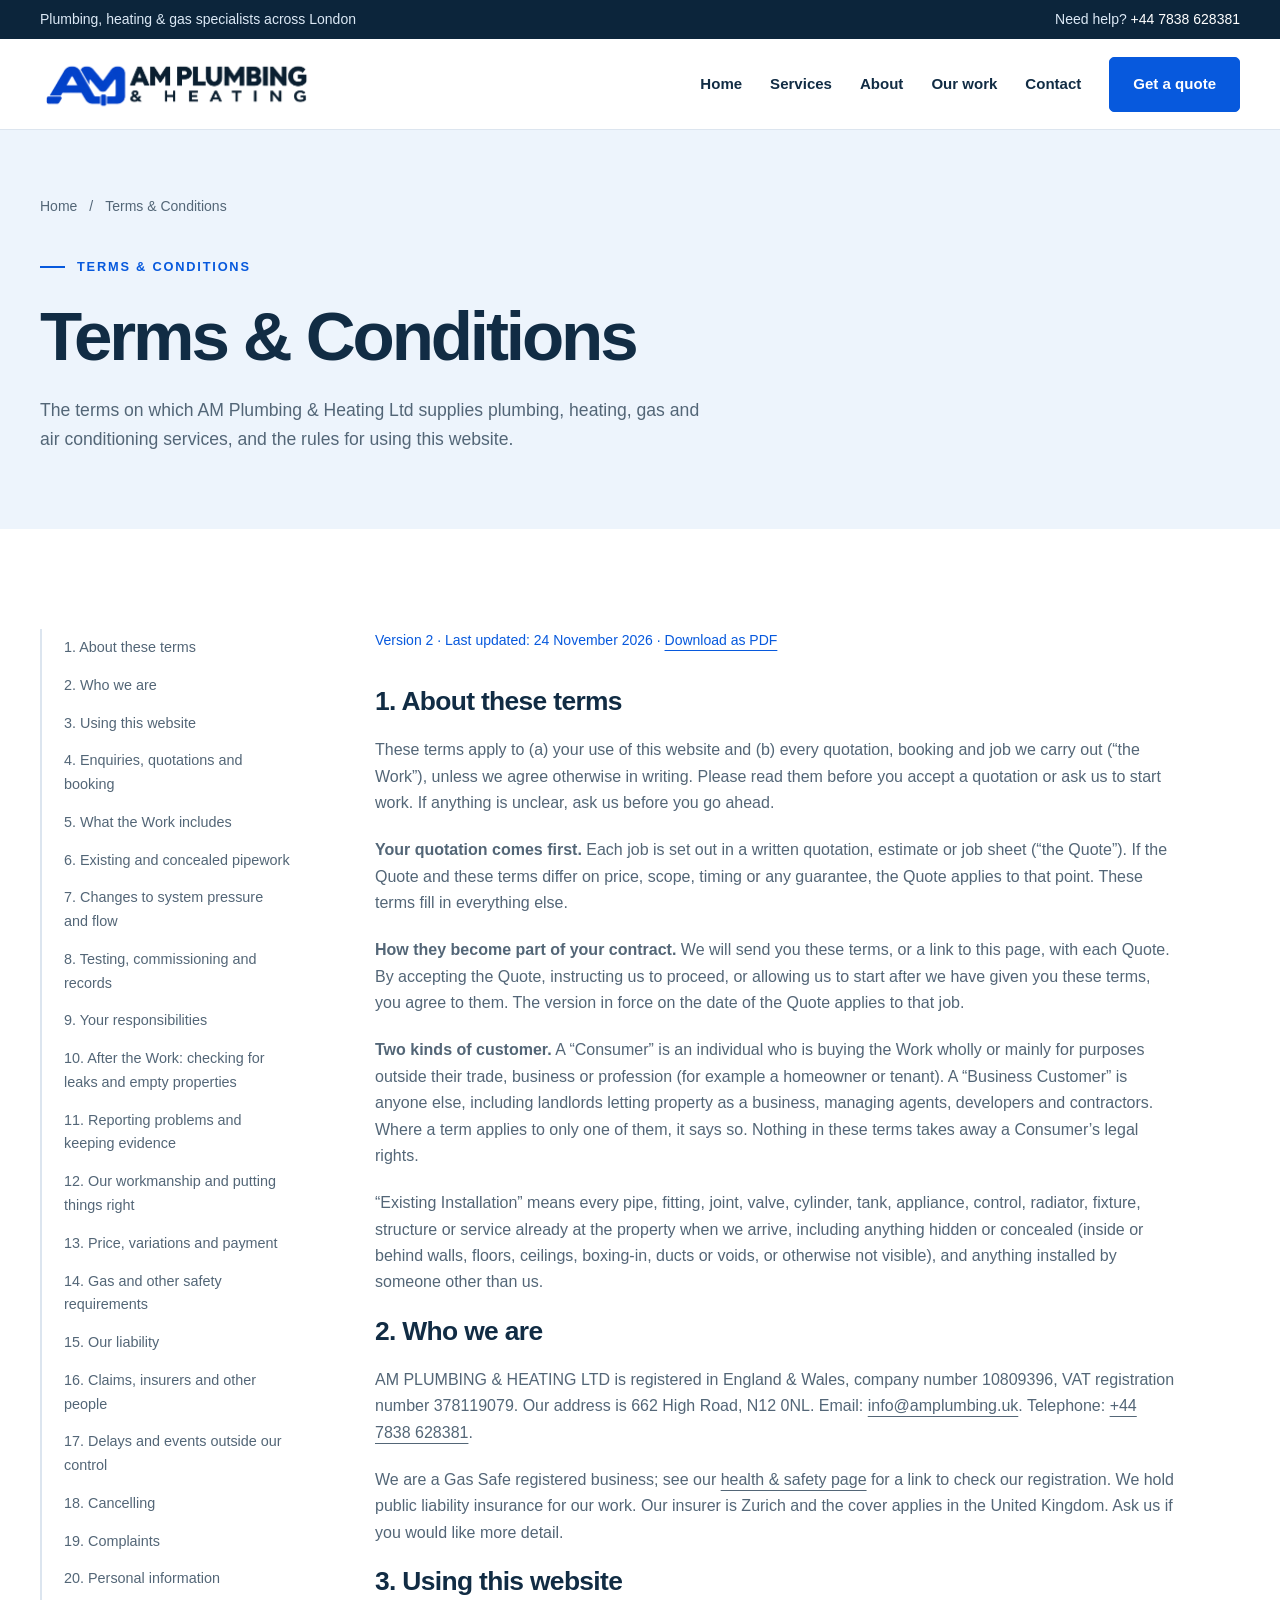
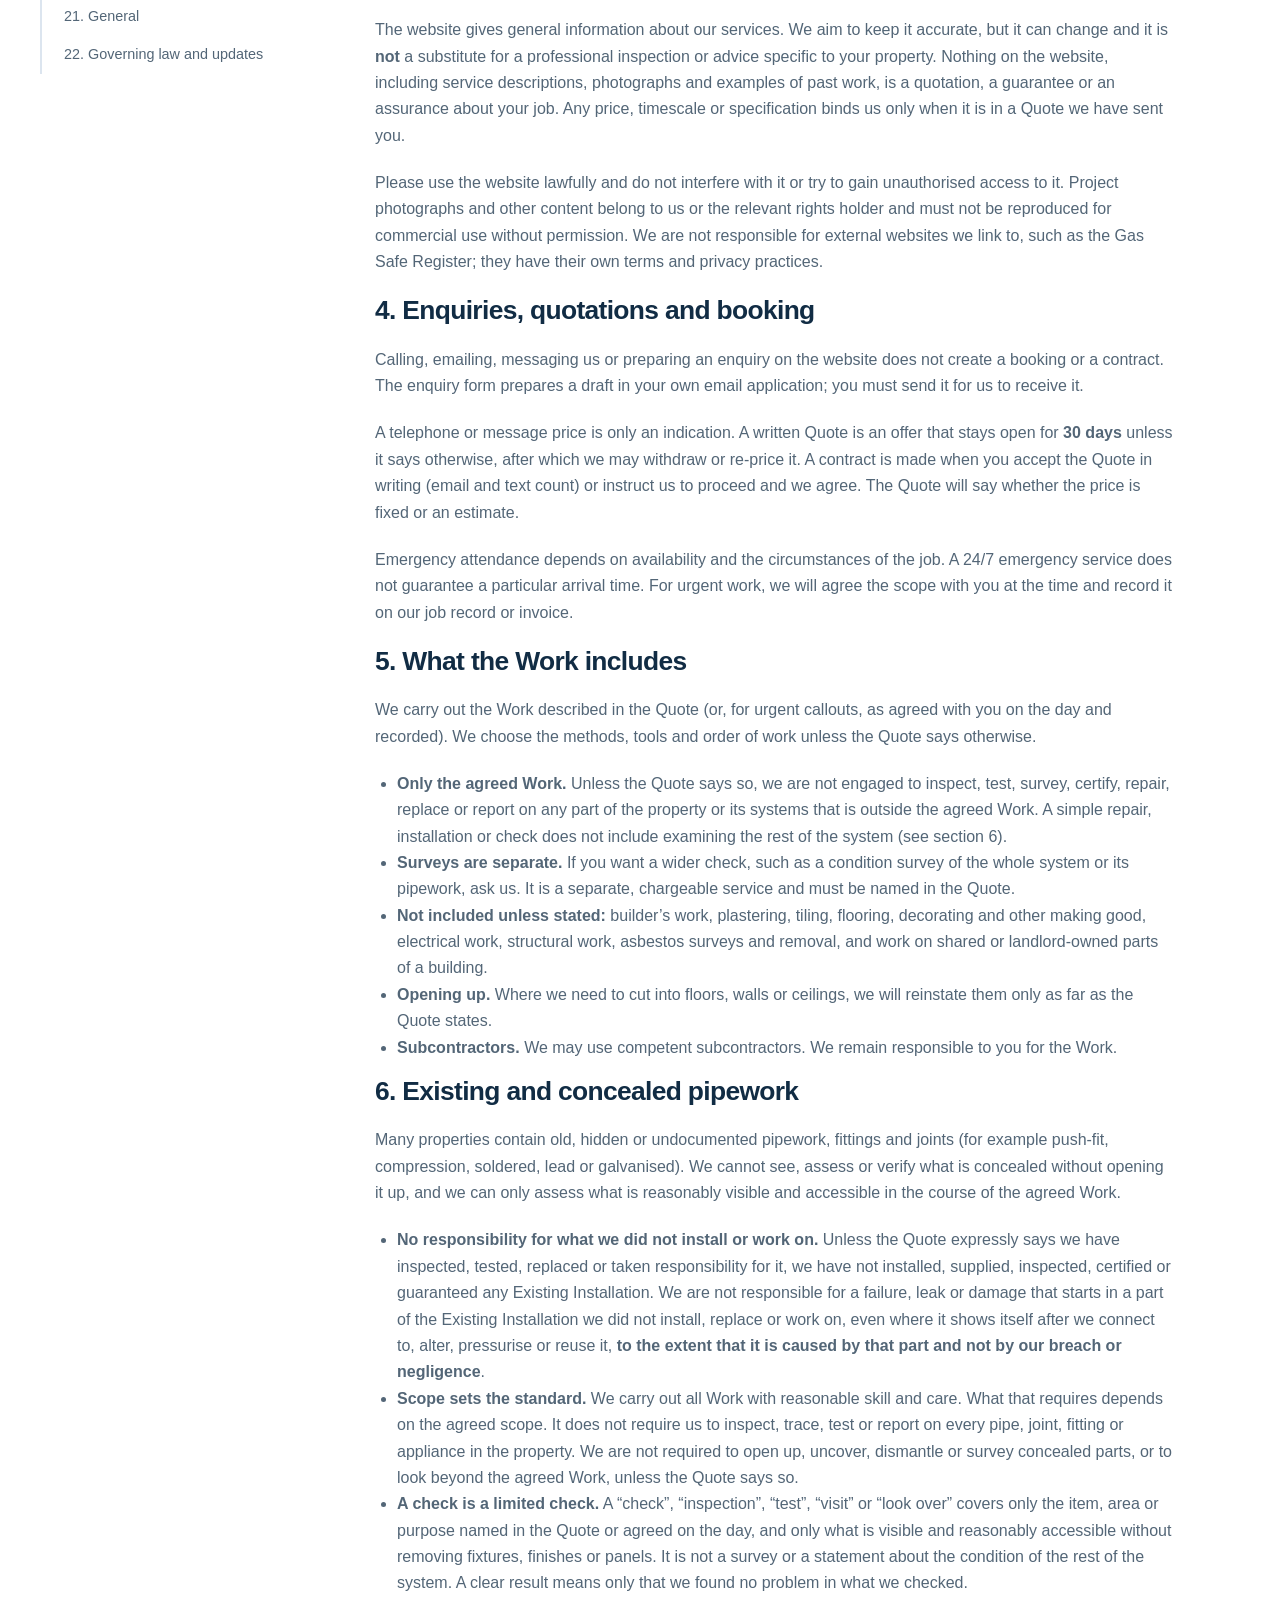
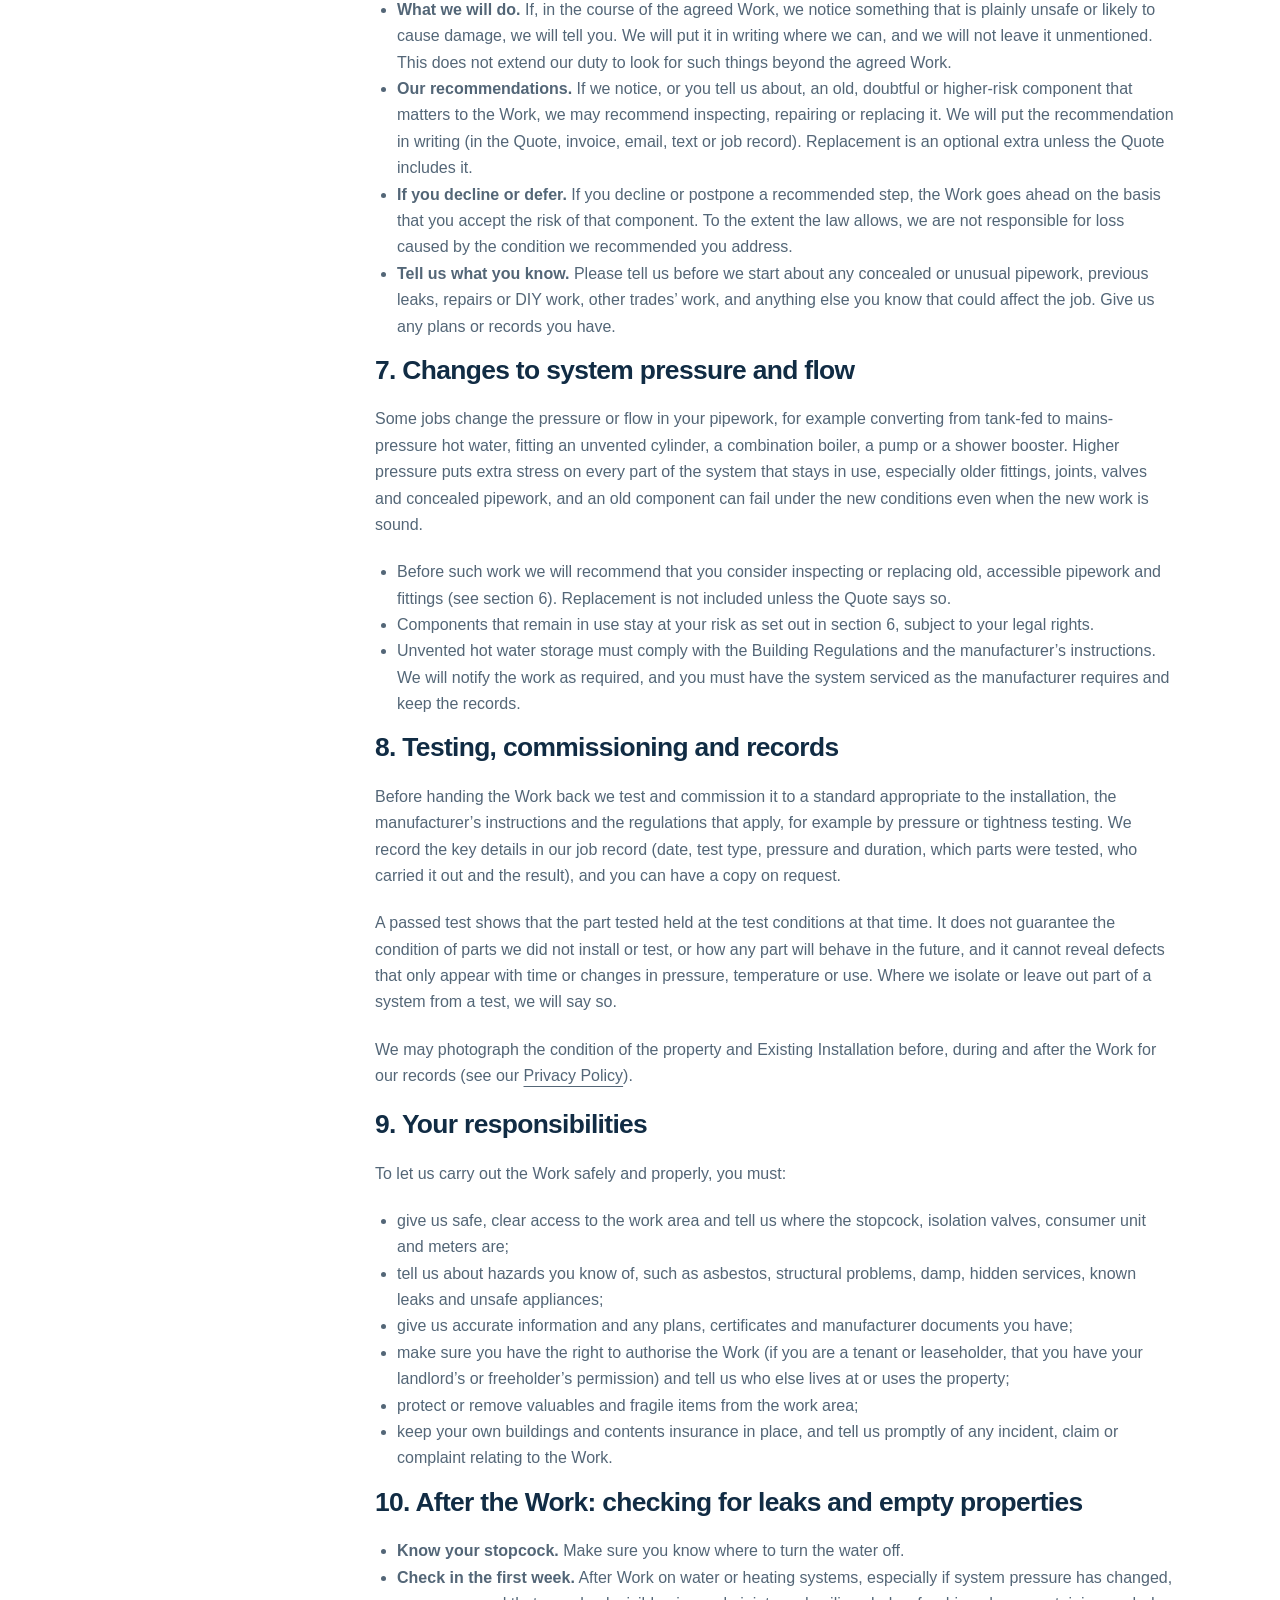
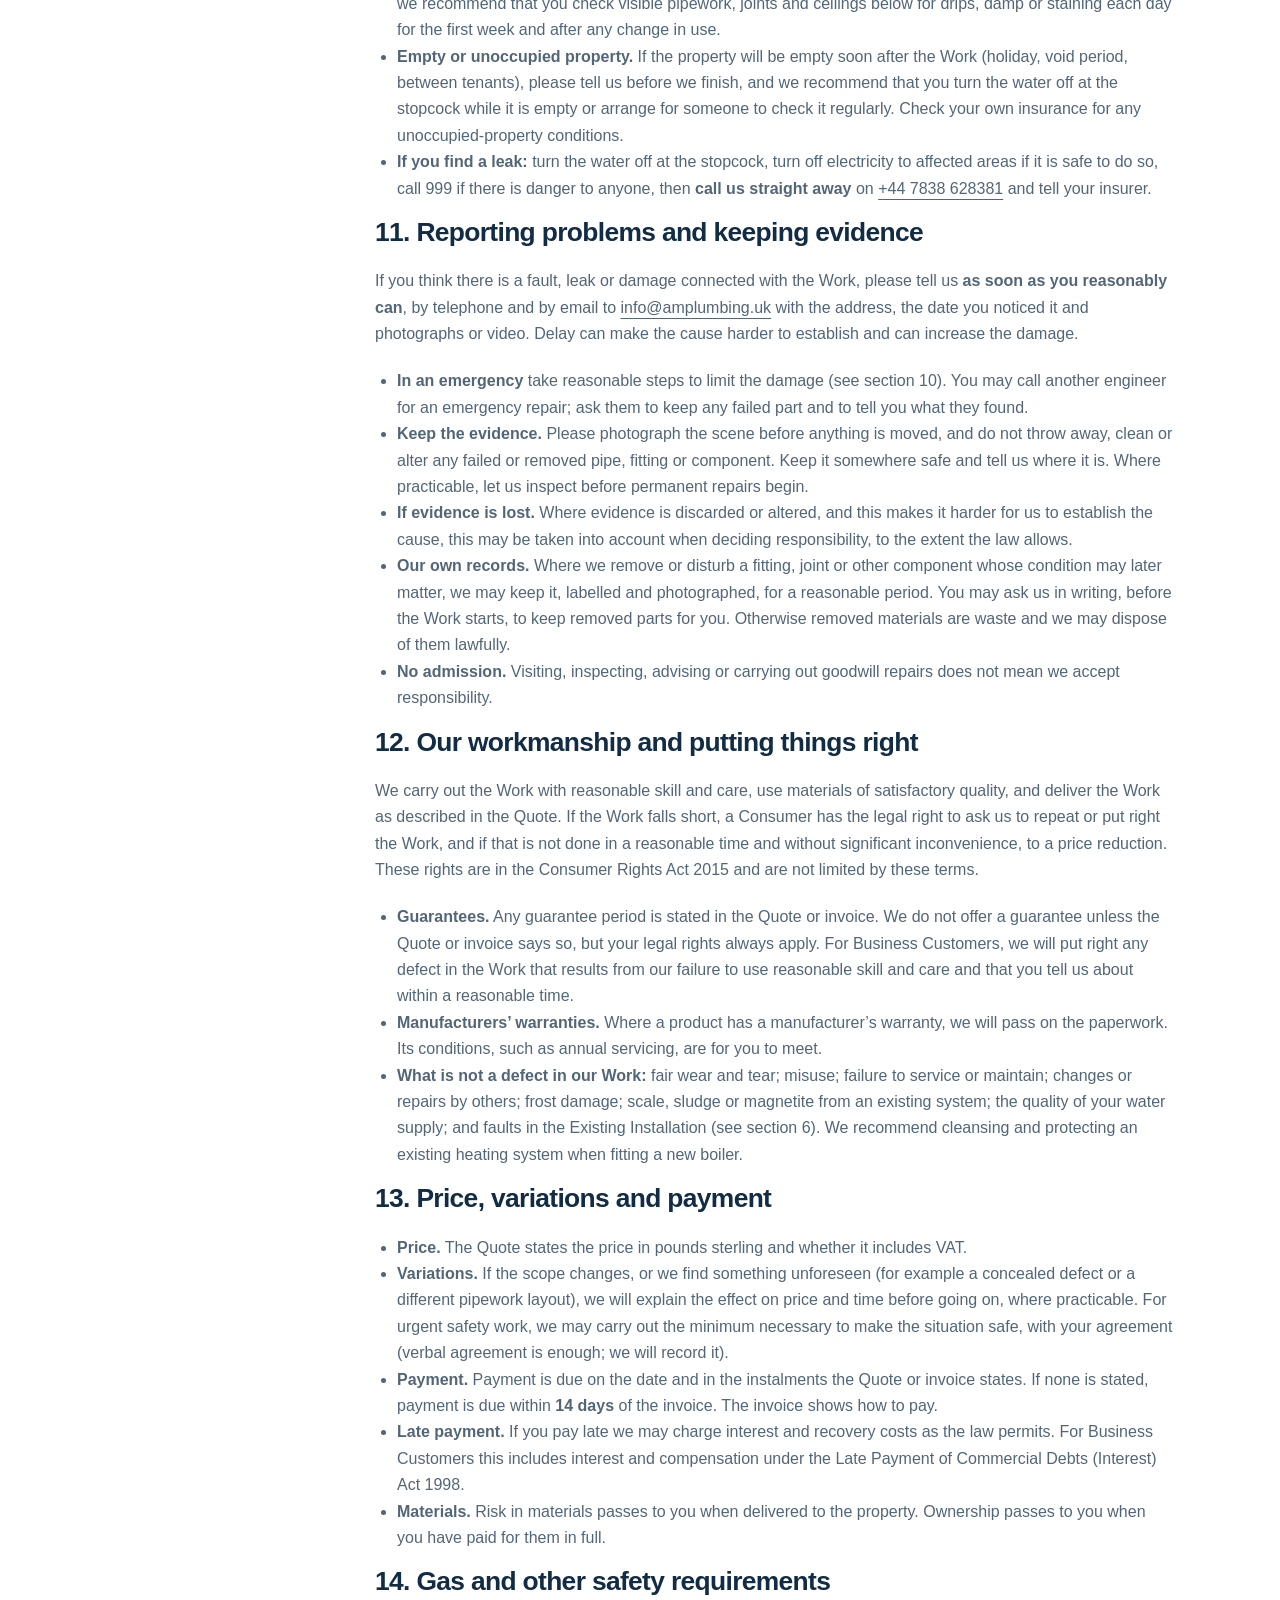
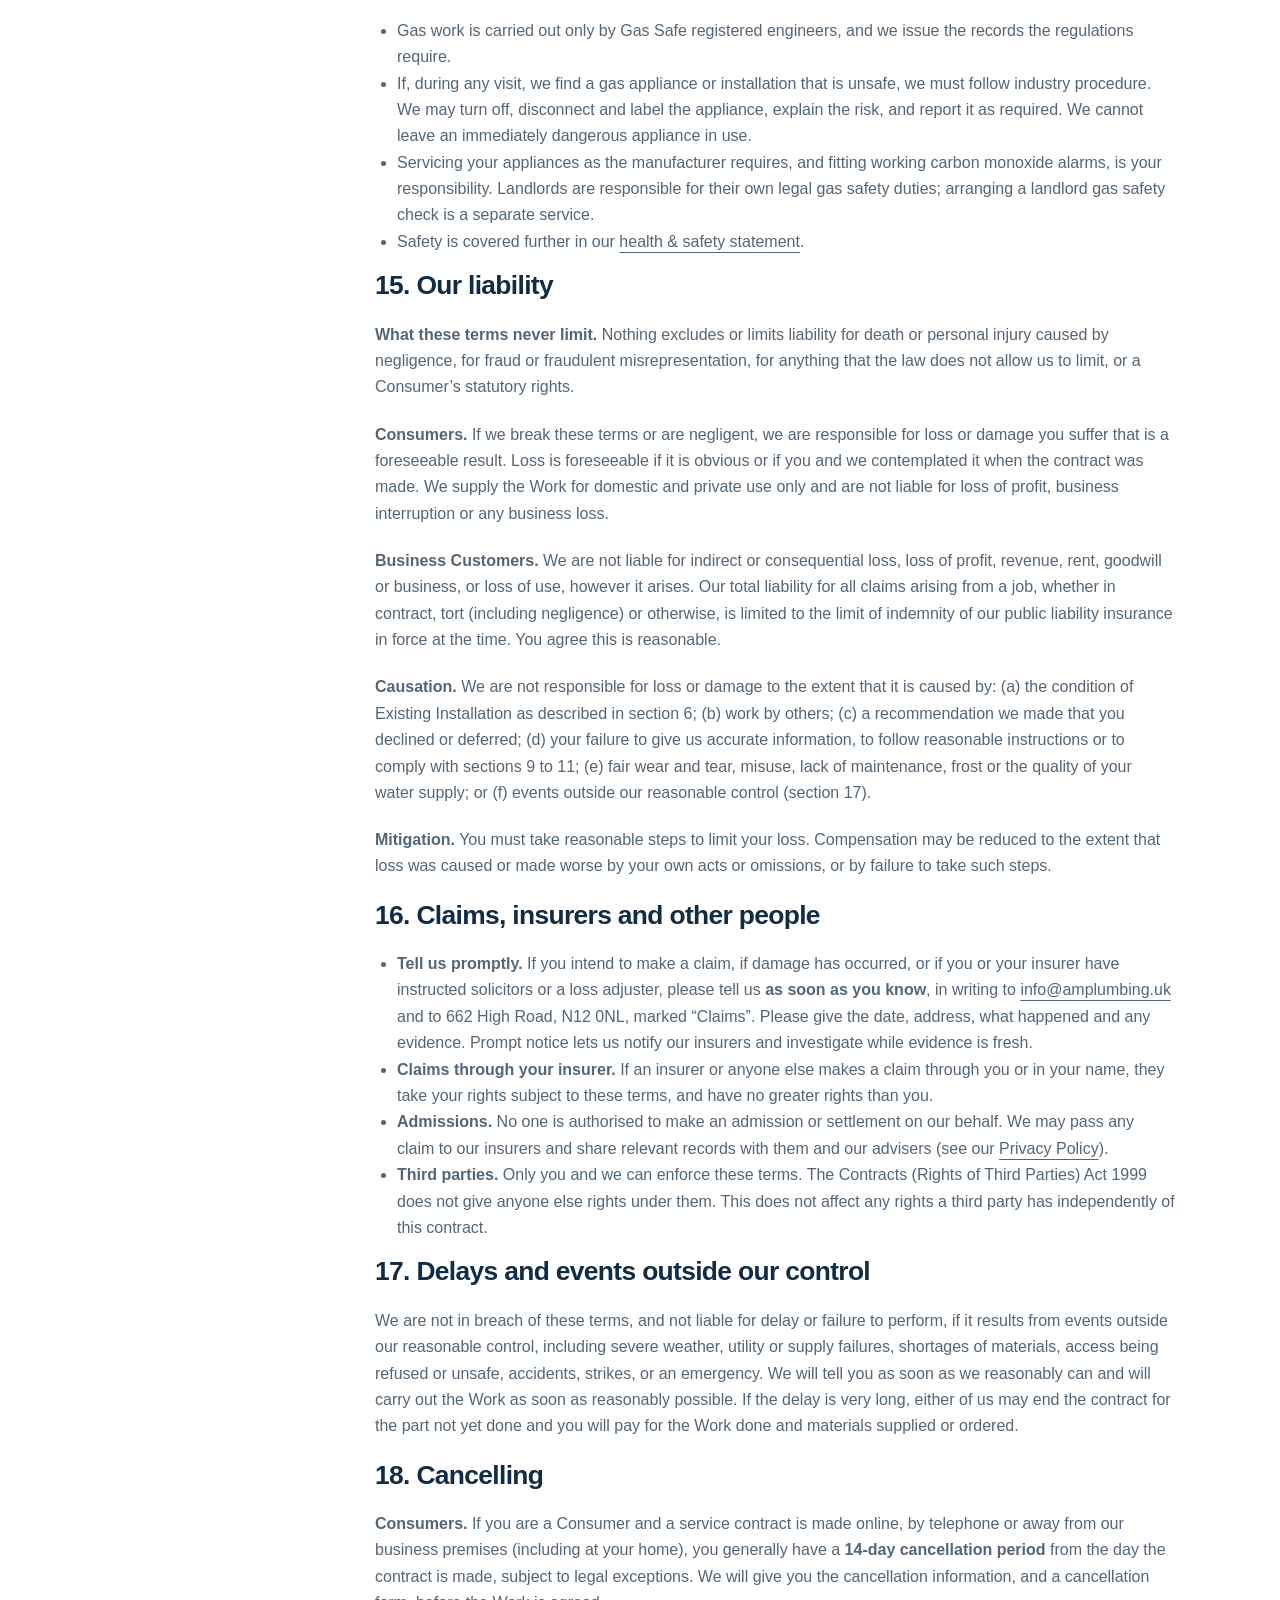
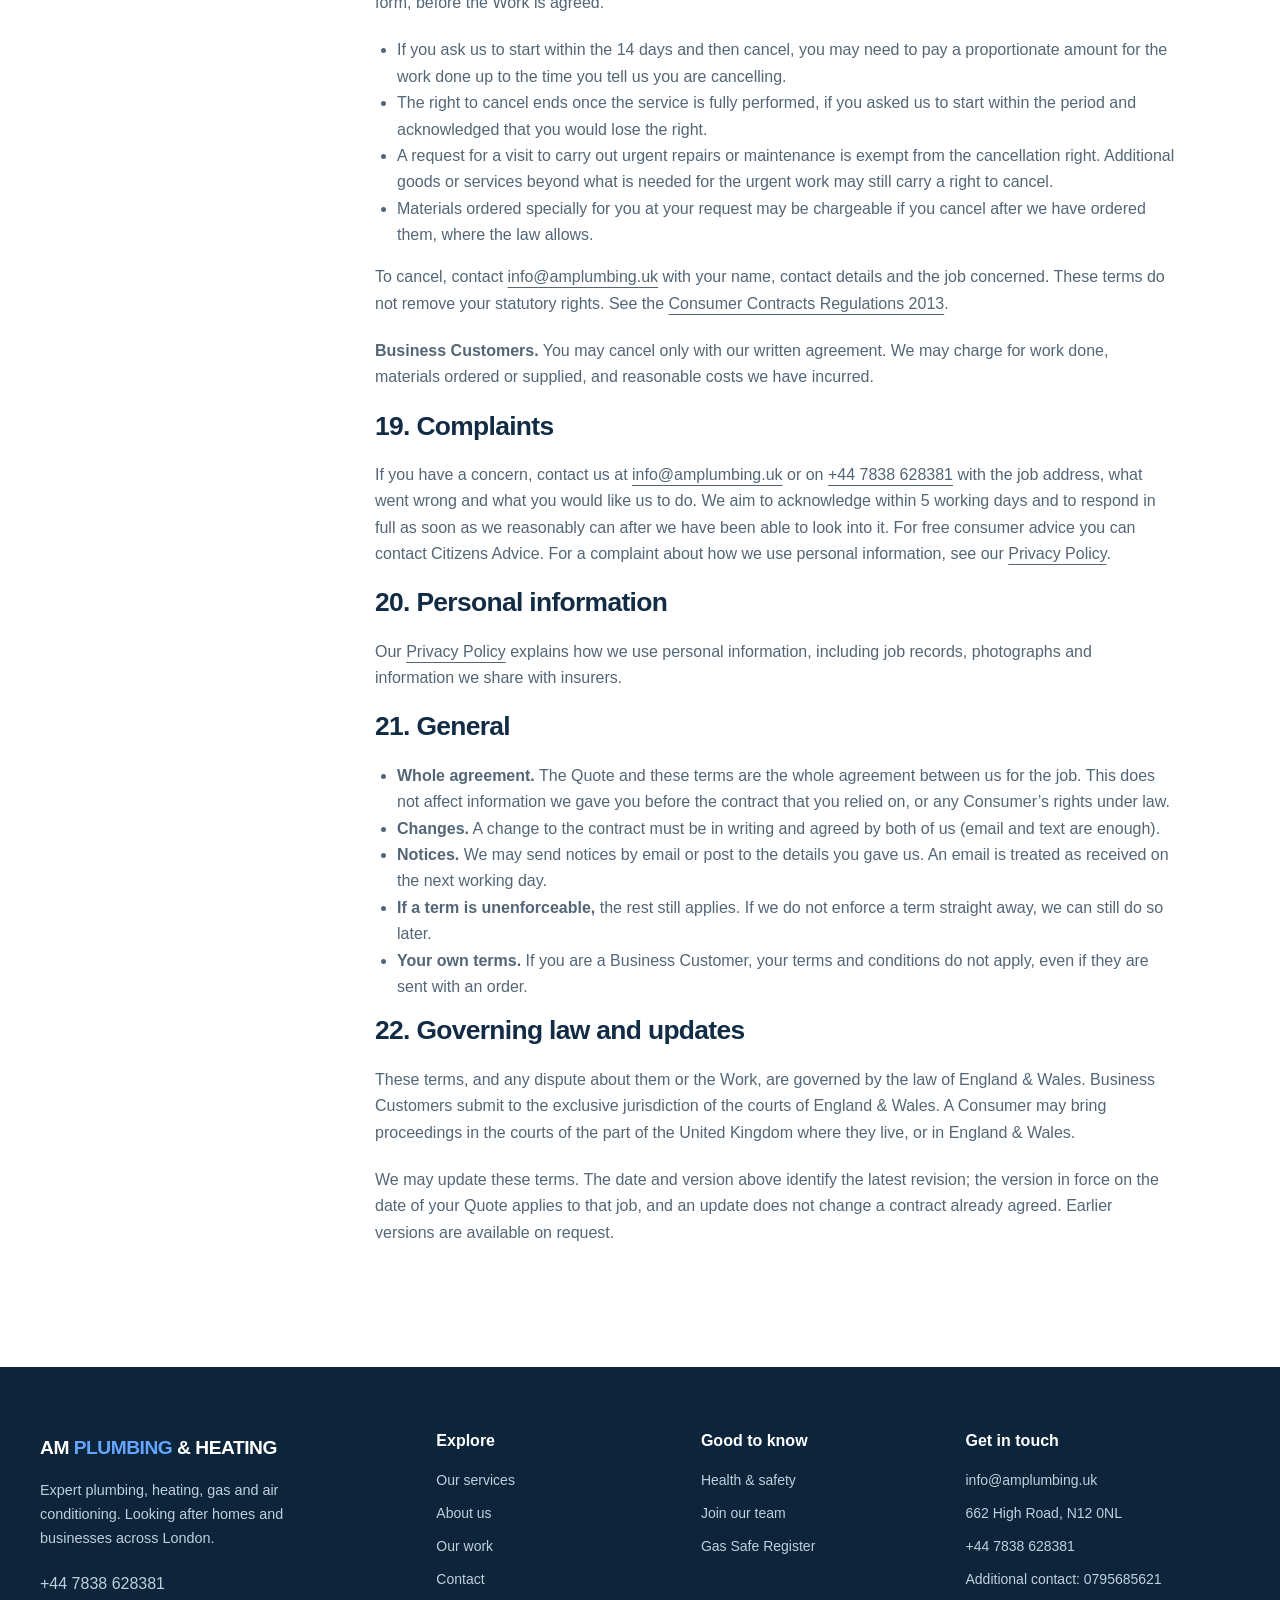
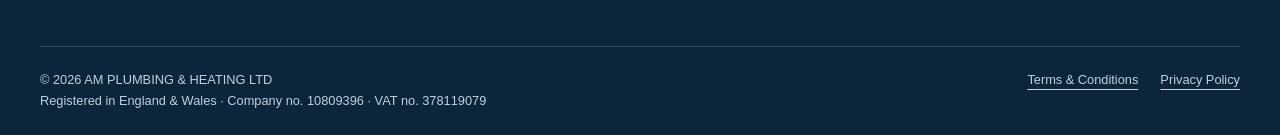
<file: Terms-and-Conditions.html>
<!DOCTYPE html>
<html lang="en-GB"><head><meta charset="utf-8"><meta name="viewport" content="width=device-width, initial-scale=1"><meta name="theme-color" content="#0c253b"><title>Terms &amp; Conditions | AM Plumbing &amp; Heating</title><meta name="description" content="The terms on which AM Plumbing &amp;amp; Heating Ltd supplies plumbing, heating, gas and air conditioning services, and the rules for using this website."><link rel="canonical" href="https://amplumbing.uk/Terms-and-Conditions.html"><meta property="og:type" content="website"><meta property="og:title" content="Terms &amp; Conditions | AM Plumbing &amp; Heating"><meta property="og:description" content="The terms on which AM Plumbing &amp;amp; Heating Ltd supplies plumbing, heating, gas and air conditioning services, and the rules for using this website."><meta property="og:url" content="https://amplumbing.uk/Terms-and-Conditions.html"><meta property="og:image" content="https://amplumbing.uk/images/projects/WA0032.webp"><link rel="icon" href="images/brand/favicon.png" type="image/png" sizes="1254x1254"><link rel="apple-touch-icon" href="images/brand/am-social-profile.png"><link rel="stylesheet" href="site.css"><script src="site.js" defer></script></head><body><noscript><style>@media(max-width:800px){.header-inner{flex-wrap:wrap;padding-bottom:15px}.nav{display:flex;position:static;flex-wrap:wrap;padding:0;border:0;box-shadow:none}.menu-toggle{display:none}}</style></noscript><a class="skip" href="#main">Skip to content</a><div class="topbar"><div class="container"><span>Plumbing, heating &amp; gas specialists across London</span><span>Need help? <a href="tel:+447838628381">+44 7838 628381</a></span></div></div><header class="site-header"><div class="container header-inner"><a class="brand" href="index.html" aria-label="AM Plumbing home"><img src="images/brand/am-plumbing-logo-wide.png" width="2172" height="724" alt="AM Plumbing &amp; Heating"></a><button class="menu-toggle" aria-expanded="false" aria-controls="navigation">Menu</button><nav class="nav" id="navigation" aria-label="Main navigation"><a href="index.html">Home</a><a href="index.html#services">Services</a><a href="index.html#about">About</a><a href="Our-Work.html">Our work</a><a href="Contact.html">Contact</a><a class="button " href="Contact.html">Get a quote</a></nav></div></header><main id="main"><section class="page-hero"><div class="container"><nav class="breadcrumb" aria-label="Breadcrumb"><a href="index.html">Home</a><span aria-hidden="true">/</span><span>Terms &amp; Conditions</span></nav><div class="eyebrow">Terms &amp; Conditions</div><h1>Terms &amp; Conditions</h1><p>The terms on which AM Plumbing &amp; Heating Ltd supplies plumbing, heating, gas and air conditioning services, and the rules for using this website.</p></div></section><section class="section"><div class="container legal-layout"><nav class="legal-nav" aria-label="On this page"><a href="#about">1. About these terms</a><a href="#company">2. Who we are</a><a href="#website">3. Using this website</a><a href="#enquiries">4. Enquiries, quotations and booking</a><a href="#scope">5. What the Work includes</a><a href="#existing">6. Existing and concealed pipework</a><a href="#pressure">7. Changes to system pressure and flow</a><a href="#testing">8. Testing, commissioning and records</a><a href="#customer">9. Your responsibilities</a><a href="#aftercare">10. After the Work: checking for leaks and empty properties</a><a href="#defects">11. Reporting problems and keeping evidence</a><a href="#remedy">12. Our workmanship and putting things right</a><a href="#price">13. Price, variations and payment</a><a href="#gas">14. Gas and other safety requirements</a><a href="#liability">15. Our liability</a><a href="#insurers">16. Claims, insurers and other people</a><a href="#delays">17. Delays and events outside our control</a><a href="#cancellation">18. Cancelling</a><a href="#complaints">19. Complaints</a><a href="#privacy">20. Personal information</a><a href="#general">21. General</a><a href="#law">22. Governing law and updates</a></nav><article class="prose"><div class="print-letterhead"><img src="images/brand/am-plumbing-logo-wide.png" alt="AM Plumbing &amp; Heating" width="2172" height="724"><p class="print-company">AM PLUMBING &amp; HEATING LTD · 662 High Road, London N12 0NL · info@amplumbing.uk · +44 7838 628381<br>Registered in England &amp; Wales · Company no. 10809396 · VAT no. 378119079</p><p class="print-title">Terms &amp; Conditions</p></div><p class="updated">Version 2 · Last updated: 24 November 2026 · <a href="documents/AM-Plumbing-Terms-and-Conditions.pdf">Download as PDF</a></p><section id="about"><h2>1. About these terms</h2>
<p>These terms apply to (a) your use of this website and (b) every quotation, booking and job we carry out (&ldquo;the Work&rdquo;), unless we agree otherwise in writing. Please read them before you accept a quotation or ask us to start work. If anything is unclear, ask us before you go ahead.</p>
<p><strong>Your quotation comes first.</strong> Each job is set out in a written quotation, estimate or job sheet (&ldquo;the Quote&rdquo;). If the Quote and these terms differ on price, scope, timing or any guarantee, the Quote applies to that point. These terms fill in everything else.</p>
<p><strong>How they become part of your contract.</strong> We will send you these terms, or a link to this page, with each Quote. By accepting the Quote, instructing us to proceed, or allowing us to start after we have given you these terms, you agree to them. The version in force on the date of the Quote applies to that job.</p>
<p><strong>Two kinds of customer.</strong> A &ldquo;Consumer&rdquo; is an individual who is buying the Work wholly or mainly for purposes outside their trade, business or profession (for example a homeowner or tenant). A &ldquo;Business Customer&rdquo; is anyone else, including landlords letting property as a business, managing agents, developers and contractors. Where a term applies to only one of them, it says so. Nothing in these terms takes away a Consumer&rsquo;s legal rights.</p>
<p>&ldquo;Existing Installation&rdquo; means every pipe, fitting, joint, valve, cylinder, tank, appliance, control, radiator, fixture, structure or service already at the property when we arrive, including anything hidden or concealed (inside or behind walls, floors, ceilings, boxing-in, ducts or voids, or otherwise not visible), and anything installed by someone other than us.</p></section><section id="company"><h2>2. Who we are</h2>
<p>AM PLUMBING &amp; HEATING LTD is registered in England &amp; Wales, company number 10809396, VAT registration number 378119079. Our address is 662 High Road, N12 0NL. Email: <a href="mailto:info@amplumbing.uk">info@amplumbing.uk</a>. Telephone: <a href="tel:+447838628381">+44 7838 628381</a>.</p>
<p>We are a Gas Safe registered business; see our <a href="Health-and-Safety.html">health &amp; safety page</a> for a link to check our registration. We hold public liability insurance for our work. Our insurer is Zurich and the cover applies in the United Kingdom. Ask us if you would like more detail.</p></section><section id="website"><h2>3. Using this website</h2>
<p>The website gives general information about our services. We aim to keep it accurate, but it can change and it is <strong>not</strong> a substitute for a professional inspection or advice specific to your property. Nothing on the website, including service descriptions, photographs and examples of past work, is a quotation, a guarantee or an assurance about your job. Any price, timescale or specification binds us only when it is in a Quote we have sent you.</p>
<p>Please use the website lawfully and do not interfere with it or try to gain unauthorised access to it. Project photographs and other content belong to us or the relevant rights holder and must not be reproduced for commercial use without permission. We are not responsible for external websites we link to, such as the Gas Safe Register; they have their own terms and privacy practices.</p></section><section id="enquiries"><h2>4. Enquiries, quotations and booking</h2>
<p>Calling, emailing, messaging us or preparing an enquiry on the website does not create a booking or a contract. The enquiry form prepares a draft in your own email application; you must send it for us to receive it.</p>
<p>A telephone or message price is only an indication. A written Quote is an offer that stays open for <strong>30 days</strong> unless it says otherwise, after which we may withdraw or re-price it. A contract is made when you accept the Quote in writing (email and text count) or instruct us to proceed and we agree. The Quote will say whether the price is fixed or an estimate.</p>
<p>Emergency attendance depends on availability and the circumstances of the job. A 24/7 emergency service does not guarantee a particular arrival time. For urgent work, we will agree the scope with you at the time and record it on our job record or invoice.</p></section><section id="scope"><h2>5. What the Work includes</h2>
<p>We carry out the Work described in the Quote (or, for urgent callouts, as agreed with you on the day and recorded). We choose the methods, tools and order of work unless the Quote says otherwise.</p>
<ul>
<li><strong>Only the agreed Work.</strong> Unless the Quote says so, we are not engaged to inspect, test, survey, certify, repair, replace or report on any part of the property or its systems that is outside the agreed Work. A simple repair, installation or check does not include examining the rest of the system (see section 6).</li>
<li><strong>Surveys are separate.</strong> If you want a wider check, such as a condition survey of the whole system or its pipework, ask us. It is a separate, chargeable service and must be named in the Quote.</li>
<li><strong>Not included unless stated:</strong> builder&rsquo;s work, plastering, tiling, flooring, decorating and other making good, electrical work, structural work, asbestos surveys and removal, and work on shared or landlord-owned parts of a building.</li>
<li><strong>Opening up.</strong> Where we need to cut into floors, walls or ceilings, we will reinstate them only as far as the Quote states.</li>
<li><strong>Subcontractors.</strong> We may use competent subcontractors. We remain responsible to you for the Work.</li>
</ul></section><section id="existing"><h2>6. Existing and concealed pipework</h2>
<p>Many properties contain old, hidden or undocumented pipework, fittings and joints (for example push-fit, compression, soldered, lead or galvanised). We cannot see, assess or verify what is concealed without opening it up, and we can only assess what is reasonably visible and accessible in the course of the agreed Work.</p>
<ul>
<li><strong>No responsibility for what we did not install or work on.</strong> Unless the Quote expressly says we have inspected, tested, replaced or taken responsibility for it, we have not installed, supplied, inspected, certified or guaranteed any Existing Installation. We are not responsible for a failure, leak or damage that starts in a part of the Existing Installation we did not install, replace or work on, even where it shows itself after we connect to, alter, pressurise or reuse it, <strong>to the extent that it is caused by that part and not by our breach or negligence</strong>.</li>
<li><strong>Scope sets the standard.</strong> We carry out all Work with reasonable skill and care. What that requires depends on the agreed scope. It does not require us to inspect, trace, test or report on every pipe, joint, fitting or appliance in the property. We are not required to open up, uncover, dismantle or survey concealed parts, or to look beyond the agreed Work, unless the Quote says so.</li>
<li><strong>A check is a limited check.</strong> A &ldquo;check&rdquo;, &ldquo;inspection&rdquo;, &ldquo;test&rdquo;, &ldquo;visit&rdquo; or &ldquo;look over&rdquo; covers only the item, area or purpose named in the Quote or agreed on the day, and only what is visible and reasonably accessible without removing fixtures, finishes or panels. It is not a survey or a statement about the condition of the rest of the system. A clear result means only that we found no problem in what we checked.</li>
<li><strong>What we will do.</strong> If, in the course of the agreed Work, we notice something that is plainly unsafe or likely to cause damage, we will tell you. We will put it in writing where we can, and we will not leave it unmentioned. This does not extend our duty to look for such things beyond the agreed Work.</li>
<li><strong>Our recommendations.</strong> If we notice, or you tell us about, an old, doubtful or higher-risk component that matters to the Work, we may recommend inspecting, repairing or replacing it. We will put the recommendation in writing (in the Quote, invoice, email, text or job record). Replacement is an optional extra unless the Quote includes it.</li>
<li><strong>If you decline or defer.</strong> If you decline or postpone a recommended step, the Work goes ahead on the basis that you accept the risk of that component. To the extent the law allows, we are not responsible for loss caused by the condition we recommended you address.</li>
<li><strong>Tell us what you know.</strong> Please tell us before we start about any concealed or unusual pipework, previous leaks, repairs or DIY work, other trades&rsquo; work, and anything else you know that could affect the job. Give us any plans or records you have.</li>
</ul></section><section id="pressure"><h2>7. Changes to system pressure and flow</h2>
<p>Some jobs change the pressure or flow in your pipework, for example converting from tank-fed to mains-pressure hot water, fitting an unvented cylinder, a combination boiler, a pump or a shower booster. Higher pressure puts extra stress on every part of the system that stays in use, especially older fittings, joints, valves and concealed pipework, and an old component can fail under the new conditions even when the new work is sound.</p>
<ul>
<li>Before such work we will recommend that you consider inspecting or replacing old, accessible pipework and fittings (see section 6). Replacement is not included unless the Quote says so.</li>
<li>Components that remain in use stay at your risk as set out in section 6, subject to your legal rights.</li>
<li>Unvented hot water storage must comply with the Building Regulations and the manufacturer&rsquo;s instructions. We will notify the work as required, and you must have the system serviced as the manufacturer requires and keep the records.</li>
</ul></section><section id="testing"><h2>8. Testing, commissioning and records</h2>
<p>Before handing the Work back we test and commission it to a standard appropriate to the installation, the manufacturer&rsquo;s instructions and the regulations that apply, for example by pressure or tightness testing. We record the key details in our job record (date, test type, pressure and duration, which parts were tested, who carried it out and the result), and you can have a copy on request.</p>
<p>A passed test shows that the part tested held at the test conditions at that time. It does not guarantee the condition of parts we did not install or test, or how any part will behave in the future, and it cannot reveal defects that only appear with time or changes in pressure, temperature or use. Where we isolate or leave out part of a system from a test, we will say so.</p>
<p>We may photograph the condition of the property and Existing Installation before, during and after the Work for our records (see our <a href="Privacy-Policy.html">Privacy Policy</a>).</p></section><section id="customer"><h2>9. Your responsibilities</h2>
<p>To let us carry out the Work safely and properly, you must:</p>
<ul>
<li>give us safe, clear access to the work area and tell us where the stopcock, isolation valves, consumer unit and meters are;</li>
<li>tell us about hazards you know of, such as asbestos, structural problems, damp, hidden services, known leaks and unsafe appliances;</li>
<li>give us accurate information and any plans, certificates and manufacturer documents you have;</li>
<li>make sure you have the right to authorise the Work (if you are a tenant or leaseholder, that you have your landlord&rsquo;s or freeholder&rsquo;s permission) and tell us who else lives at or uses the property;</li>
<li>protect or remove valuables and fragile items from the work area;</li>
<li>keep your own buildings and contents insurance in place, and tell us promptly of any incident, claim or complaint relating to the Work.</li>
</ul></section><section id="aftercare"><h2>10. After the Work: checking for leaks and empty properties</h2>
<ul>
<li><strong>Know your stopcock.</strong> Make sure you know where to turn the water off.</li>
<li><strong>Check in the first week.</strong> After Work on water or heating systems, especially if system pressure has changed, we recommend that you check visible pipework, joints and ceilings below for drips, damp or staining each day for the first week and after any change in use.</li>
<li><strong>Empty or unoccupied property.</strong> If the property will be empty soon after the Work (holiday, void period, between tenants), please tell us before we finish, and we recommend that you turn the water off at the stopcock while it is empty or arrange for someone to check it regularly. Check your own insurance for any unoccupied-property conditions.</li>
<li><strong>If you find a leak:</strong> turn the water off at the stopcock, turn off electricity to affected areas if it is safe to do so, call 999 if there is danger to anyone, then <strong>call us straight away</strong> on <a href="tel:+447838628381">+44 7838 628381</a> and tell your insurer.</li>
</ul></section><section id="defects"><h2>11. Reporting problems and keeping evidence</h2>
<p>If you think there is a fault, leak or damage connected with the Work, please tell us <strong>as soon as you reasonably can</strong>, by telephone and by email to <a href="mailto:info@amplumbing.uk">info@amplumbing.uk</a> with the address, the date you noticed it and photographs or video. Delay can make the cause harder to establish and can increase the damage.</p>
<ul>
<li><strong>In an emergency</strong> take reasonable steps to limit the damage (see section 10). You may call another engineer for an emergency repair; ask them to keep any failed part and to tell you what they found.</li>
<li><strong>Keep the evidence.</strong> Please photograph the scene before anything is moved, and do not throw away, clean or alter any failed or removed pipe, fitting or component. Keep it somewhere safe and tell us where it is. Where practicable, let us inspect before permanent repairs begin.</li>
<li><strong>If evidence is lost.</strong> Where evidence is discarded or altered, and this makes it harder for us to establish the cause, this may be taken into account when deciding responsibility, to the extent the law allows.</li>
<li><strong>Our own records.</strong> Where we remove or disturb a fitting, joint or other component whose condition may later matter, we may keep it, labelled and photographed, for a reasonable period. You may ask us in writing, before the Work starts, to keep removed parts for you. Otherwise removed materials are waste and we may dispose of them lawfully.</li>
<li><strong>No admission.</strong> Visiting, inspecting, advising or carrying out goodwill repairs does not mean we accept responsibility.</li>
</ul></section><section id="remedy"><h2>12. Our workmanship and putting things right</h2>
<p>We carry out the Work with reasonable skill and care, use materials of satisfactory quality, and deliver the Work as described in the Quote. If the Work falls short, a Consumer has the legal right to ask us to repeat or put right the Work, and if that is not done in a reasonable time and without significant inconvenience, to a price reduction. These rights are in the Consumer Rights Act 2015 and are not limited by these terms.</p>
<ul>
<li><strong>Guarantees.</strong> Any guarantee period is stated in the Quote or invoice. We do not offer a guarantee unless the Quote or invoice says so, but your legal rights always apply. For Business Customers, we will put right any defect in the Work that results from our failure to use reasonable skill and care and that you tell us about within a reasonable time.</li>
<li><strong>Manufacturers&rsquo; warranties.</strong> Where a product has a manufacturer&rsquo;s warranty, we will pass on the paperwork. Its conditions, such as annual servicing, are for you to meet.</li>
<li><strong>What is not a defect in our Work:</strong> fair wear and tear; misuse; failure to service or maintain; changes or repairs by others; frost damage; scale, sludge or magnetite from an existing system; the quality of your water supply; and faults in the Existing Installation (see section 6). We recommend cleansing and protecting an existing heating system when fitting a new boiler.</li>
</ul></section><section id="price"><h2>13. Price, variations and payment</h2>
<ul>
<li><strong>Price.</strong> The Quote states the price in pounds sterling and whether it includes VAT.</li>
<li><strong>Variations.</strong> If the scope changes, or we find something unforeseen (for example a concealed defect or a different pipework layout), we will explain the effect on price and time before going on, where practicable. For urgent safety work, we may carry out the minimum necessary to make the situation safe, with your agreement (verbal agreement is enough; we will record it).</li>
<li><strong>Payment.</strong> Payment is due on the date and in the instalments the Quote or invoice states. If none is stated, payment is due within <strong>14 days</strong> of the invoice. The invoice shows how to pay.</li>
<li><strong>Late payment.</strong> If you pay late we may charge interest and recovery costs as the law permits. For Business Customers this includes interest and compensation under the Late Payment of Commercial Debts (Interest) Act 1998.</li>
<li><strong>Materials.</strong> Risk in materials passes to you when delivered to the property. Ownership passes to you when you have paid for them in full.</li>
</ul></section><section id="gas"><h2>14. Gas and other safety requirements</h2>
<ul>
<li>Gas work is carried out only by Gas Safe registered engineers, and we issue the records the regulations require.</li>
<li>If, during any visit, we find a gas appliance or installation that is unsafe, we must follow industry procedure. We may turn off, disconnect and label the appliance, explain the risk, and report it as required. We cannot leave an immediately dangerous appliance in use.</li>
<li>Servicing your appliances as the manufacturer requires, and fitting working carbon monoxide alarms, is your responsibility. Landlords are responsible for their own legal gas safety duties; arranging a landlord gas safety check is a separate service.</li>
<li>Safety is covered further in our <a href="Health-and-Safety.html">health &amp; safety statement</a>.</li>
</ul></section><section id="liability"><h2>15. Our liability</h2>
<p><strong>What these terms never limit.</strong> Nothing excludes or limits liability for death or personal injury caused by negligence, for fraud or fraudulent misrepresentation, for anything that the law does not allow us to limit, or a Consumer&rsquo;s statutory rights.</p>
<p><strong>Consumers.</strong> If we break these terms or are negligent, we are responsible for loss or damage you suffer that is a foreseeable result. Loss is foreseeable if it is obvious or if you and we contemplated it when the contract was made. We supply the Work for domestic and private use only and are not liable for loss of profit, business interruption or any business loss.</p>
<p><strong>Business Customers.</strong> We are not liable for indirect or consequential loss, loss of profit, revenue, rent, goodwill or business, or loss of use, however it arises. Our total liability for all claims arising from a job, whether in contract, tort (including negligence) or otherwise, is limited to the limit of indemnity of our public liability insurance in force at the time. You agree this is reasonable.</p>
<p><strong>Causation.</strong> We are not responsible for loss or damage to the extent that it is caused by: (a) the condition of Existing Installation as described in section 6; (b) work by others; (c) a recommendation we made that you declined or deferred; (d) your failure to give us accurate information, to follow reasonable instructions or to comply with sections 9 to 11; (e) fair wear and tear, misuse, lack of maintenance, frost or the quality of your water supply; or (f) events outside our reasonable control (section 17).</p>
<p><strong>Mitigation.</strong> You must take reasonable steps to limit your loss. Compensation may be reduced to the extent that loss was caused or made worse by your own acts or omissions, or by failure to take such steps.</p></section><section id="insurers"><h2>16. Claims, insurers and other people</h2>
<ul>
<li><strong>Tell us promptly.</strong> If you intend to make a claim, if damage has occurred, or if you or your insurer have instructed solicitors or a loss adjuster, please tell us <strong>as soon as you know</strong>, in writing to <a href="mailto:info@amplumbing.uk">info@amplumbing.uk</a> and to 662 High Road, N12 0NL, marked &ldquo;Claims&rdquo;. Please give the date, address, what happened and any evidence. Prompt notice lets us notify our insurers and investigate while evidence is fresh.</li>
<li><strong>Claims through your insurer.</strong> If an insurer or anyone else makes a claim through you or in your name, they take your rights subject to these terms, and have no greater rights than you.</li>
<li><strong>Admissions.</strong> No one is authorised to make an admission or settlement on our behalf. We may pass any claim to our insurers and share relevant records with them and our advisers (see our <a href="Privacy-Policy.html">Privacy Policy</a>).</li>
<li><strong>Third parties.</strong> Only you and we can enforce these terms. The Contracts (Rights of Third Parties) Act 1999 does not give anyone else rights under them. This does not affect any rights a third party has independently of this contract.</li>
</ul></section><section id="delays"><h2>17. Delays and events outside our control</h2>
<p>We are not in breach of these terms, and not liable for delay or failure to perform, if it results from events outside our reasonable control, including severe weather, utility or supply failures, shortages of materials, access being refused or unsafe, accidents, strikes, or an emergency. We will tell you as soon as we reasonably can and will carry out the Work as soon as reasonably possible. If the delay is very long, either of us may end the contract for the part not yet done and you will pay for the Work done and materials supplied or ordered.</p></section><section id="cancellation"><h2>18. Cancelling</h2>
<p><strong>Consumers.</strong> If you are a Consumer and a service contract is made online, by telephone or away from our business premises (including at your home), you generally have a <strong>14-day cancellation period</strong> from the day the contract is made, subject to legal exceptions. We will give you the cancellation information, and a cancellation form, before the Work is agreed.</p>
<ul>
<li>If you ask us to start within the 14 days and then cancel, you may need to pay a proportionate amount for the work done up to the time you tell us you are cancelling.</li>
<li>The right to cancel ends once the service is fully performed, if you asked us to start within the period and acknowledged that you would lose the right.</li>
<li>A request for a visit to carry out urgent repairs or maintenance is exempt from the cancellation right. Additional goods or services beyond what is needed for the urgent work may still carry a right to cancel.</li>
<li>Materials ordered specially for you at your request may be chargeable if you cancel after we have ordered them, where the law allows.</li>
</ul>
<p>To cancel, contact <a href="mailto:info@amplumbing.uk">info@amplumbing.uk</a> with your name, contact details and the job concerned. These terms do not remove your statutory rights. See the <a href="https://www.legislation.gov.uk/uksi/2013/3134/contents">Consumer Contracts Regulations 2013</a>.</p>
<p><strong>Business Customers.</strong> You may cancel only with our written agreement. We may charge for work done, materials ordered or supplied, and reasonable costs we have incurred.</p></section><section id="complaints"><h2>19. Complaints</h2>
<p>If you have a concern, contact us at <a href="mailto:info@amplumbing.uk">info@amplumbing.uk</a> or on <a href="tel:+447838628381">+44 7838 628381</a> with the job address, what went wrong and what you would like us to do. We aim to acknowledge within 5 working days and to respond in full as soon as we reasonably can after we have been able to look into it. For free consumer advice you can contact Citizens Advice. For a complaint about how we use personal information, see our <a href="Privacy-Policy.html">Privacy Policy</a>.</p></section><section id="privacy"><h2>20. Personal information</h2>
<p>Our <a href="Privacy-Policy.html">Privacy Policy</a> explains how we use personal information, including job records, photographs and information we share with insurers.</p></section><section id="general"><h2>21. General</h2>
<ul>
<li><strong>Whole agreement.</strong> The Quote and these terms are the whole agreement between us for the job. This does not affect information we gave you before the contract that you relied on, or any Consumer&rsquo;s rights under law.</li>
<li><strong>Changes.</strong> A change to the contract must be in writing and agreed by both of us (email and text are enough).</li>
<li><strong>Notices.</strong> We may send notices by email or post to the details you gave us. An email is treated as received on the next working day.</li>
<li><strong>If a term is unenforceable,</strong> the rest still applies. If we do not enforce a term straight away, we can still do so later.</li>
<li><strong>Your own terms.</strong> If you are a Business Customer, your terms and conditions do not apply, even if they are sent with an order.</li>
</ul></section><section id="law"><h2>22. Governing law and updates</h2>
<p>These terms, and any dispute about them or the Work, are governed by the law of England &amp; Wales. Business Customers submit to the exclusive jurisdiction of the courts of England &amp; Wales. A Consumer may bring proceedings in the courts of the part of the United Kingdom where they live, or in England &amp; Wales.</p>
<p>We may update these terms. The date and version above identify the latest revision; the version in force on the date of your Quote applies to that job, and an update does not change a contract already agreed. Earlier versions are available on request.</p></section></article></div></section></main><footer class="site-footer"><div class="container"><div class="footer-grid"><div><div class="footer-brand">AM <span>PLUMBING</span> &amp; HEATING</div><p>Expert plumbing, heating, gas and air conditioning. Looking after homes and businesses across London.</p><a href="tel:+447838628381">+44 7838 628381</a></div><div><h3>Explore</h3><ul><li><a href="index.html#services">Our services</a></li><li><a href="index.html#about">About us</a></li><li><a href="Our-Work.html">Our work</a></li><li><a href="Contact.html">Contact</a></li></ul></div><div><h3>Good to know</h3><ul><li><a href="Health-and-Safety.html">Health &amp; safety</a></li><li><a href="Health-and-Safety.html#careers">Join our team</a></li><li><a href="https://www.gassaferegister.co.uk/businesscompetencies?ep=5T3yICJxSbfKANaXUW4ejbj9eci5EYzvJ1locUFusdUvBuIRWjDAtpxLViuNHXMPuPLFpoxoGaYIBh1%252bi%252fBFzYJz1b2ykDPNpamq97bxdNt6fWJkj6yOVBF72foirnXjuQz4TsInkJ4QZ5hhNoXWXfE91HJrjQifbsAXuxy0TPQ%253d&amp;cp=8dbTCMJeQPJDla%252btm2cGo8%252bi01PTwQzbkYbxy%252fRYuYffn1aRRqivaxqgxTjtyJxob9f5MkHZNAEZaQUzQERqLg%253d%253d&amp;backurl=%252fcheckbusinessresults%253fcp%253d8dbTCMJeQPJDla%2525252btm2cGo8%2525252bi01PTwQzbkYbxy%2525252fRYuYffn1aRRqivaxqgxTjtyJxob9f5MkHZNAEZaQUzQERqLg%2525253d%2525253d&amp;searchurl=%252Fcheckbusinessresults%253Fcp%253D8dbTCMJeQPJDla%2525252btm2cGo8%2525252bi01PTwQzbkYbxy%2525252fRYuYffn1aRRqivaxqgxTjtyJxob9f5MkHZNAEZaQUzQERqLg%2525253d%2525253d" target="_blank" rel="noopener noreferrer">Gas Safe Register</a></li></ul></div><div><h3>Get in touch</h3><ul><li><a href="mailto:info@amplumbing.uk">info@amplumbing.uk</a></li><li>662 High Road, N12 0NL</li><li><a href="tel:+447838628381">+44 7838 628381</a></li><li>Additional contact: <a href="tel:0795685621">0795685621</a></li></ul></div></div><div class="footer-bottom"><p>© 2026 AM PLUMBING &amp; HEATING LTD<br>Registered in England &amp; Wales · Company no. 10809396 · VAT no. 378119079</p><nav aria-label="Legal"><a href="Terms-and-Conditions.html">Terms &amp; Conditions</a><a href="Privacy-Policy.html">Privacy Policy</a></nav></div></div></footer></body></html>
</file>
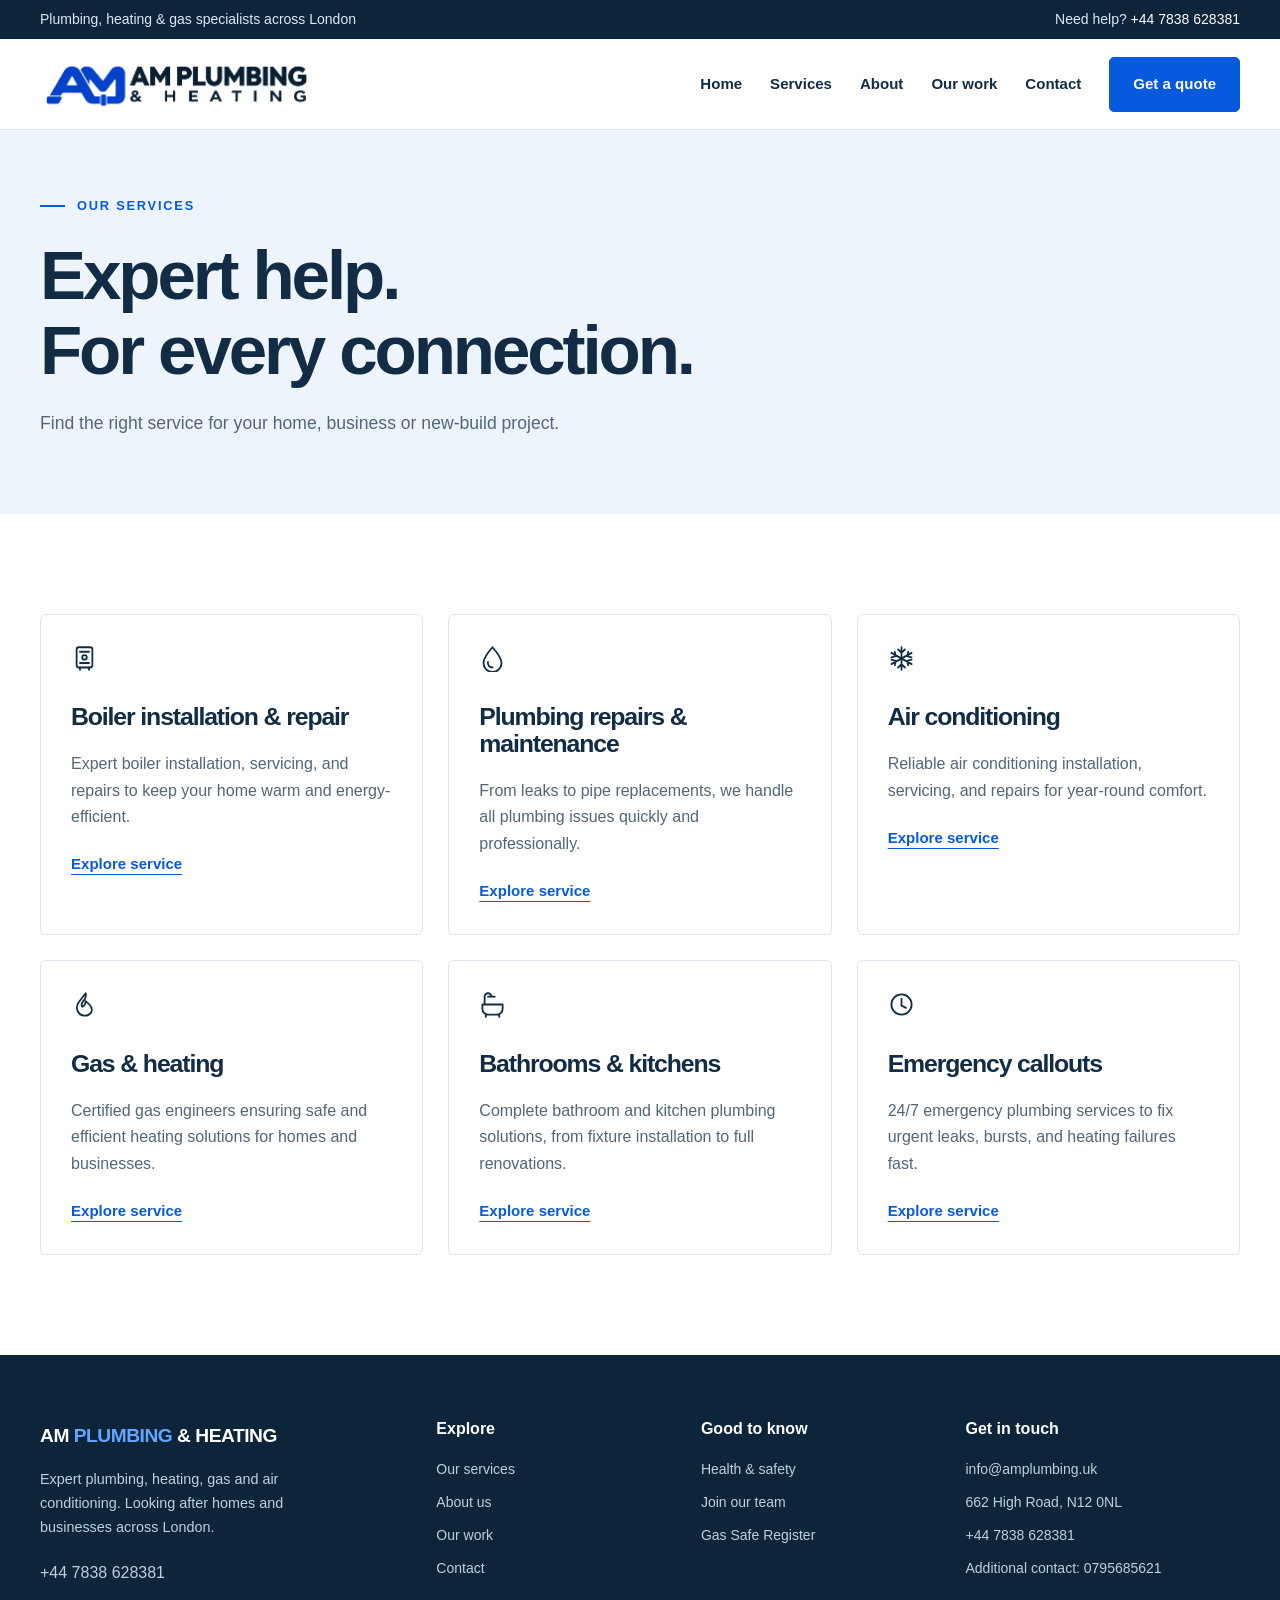
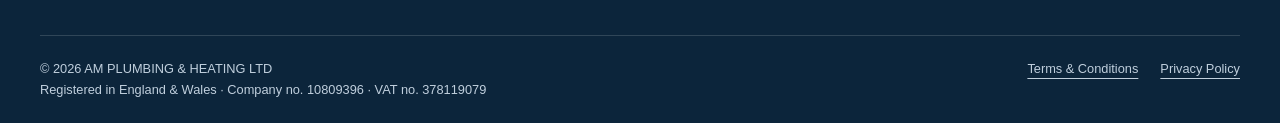
<file: blog/blog.html>
<!DOCTYPE html>
<html lang="en-GB"><head><meta charset="utf-8"><meta name="viewport" content="width=device-width, initial-scale=1"><meta name="theme-color" content="#0c253b"><title>Our Services | AM Plumbing &amp; Heating</title><meta name="description" content="Explore plumbing, heating, gas, air conditioning, bathroom and kitchen installation services across London."><link rel="canonical" href="https://amplumbing.uk/blog/blog.html"><meta property="og:type" content="website"><meta property="og:title" content="Our Services | AM Plumbing &amp; Heating"><meta property="og:description" content="Explore plumbing, heating, gas, air conditioning, bathroom and kitchen installation services across London."><meta property="og:url" content="https://amplumbing.uk/blog/blog.html"><meta property="og:image" content="https://amplumbing.uk/images/projects/WA0032.webp"><link rel="icon" href="../images/brand/favicon.png" type="image/png" sizes="1254x1254"><link rel="apple-touch-icon" href="../images/brand/am-social-profile.png"><link rel="stylesheet" href="../site.css"><script src="../site.js" defer></script></head><body><noscript><style>@media(max-width:800px){.header-inner{flex-wrap:wrap;padding-bottom:15px}.nav{display:flex;position:static;flex-wrap:wrap;padding:0;border:0;box-shadow:none}.menu-toggle{display:none}}</style></noscript><a class="skip" href="#main">Skip to content</a><div class="topbar"><div class="container"><span>Plumbing, heating &amp; gas specialists across London</span><span>Need help? <a href="tel:+447838628381">+44 7838 628381</a></span></div></div><header class="site-header"><div class="container header-inner"><a class="brand" href="../index.html" aria-label="AM Plumbing home"><img src="../images/brand/am-plumbing-logo-wide.png" width="2172" height="724" alt="AM Plumbing &amp; Heating"></a><button class="menu-toggle" aria-expanded="false" aria-controls="navigation">Menu</button><nav class="nav" id="navigation" aria-label="Main navigation"><a href="../index.html">Home</a><a href="../index.html#services">Services</a><a href="../index.html#about">About</a><a href="../Our-Work.html">Our work</a><a href="../Contact.html">Contact</a><a class="button " href="../Contact.html">Get a quote</a></nav></div></header><main id="main"><section class="page-hero"><div class="container"><div class="eyebrow">Our services</div><h1>Expert help.<br>For every connection.</h1><p>Find the right service for your home, business or new-build project.</p></div></section><section class="section"><div class="container article-grid"><article class="article-card"><svg class="icon" aria-hidden="true" viewBox="0 0 24 24"><rect x="5" y="2" width="14" height="18" rx="2"/><path d="M8 22v-2m8 2v-2M8 6h8M8 16h8"/><circle cx="12" cy="11" r="2"/></svg><h2 style="margin-top:24px">Boiler installation &amp; repair</h2><p>Expert boiler installation, servicing, and repairs to keep your home warm and energy-efficient.</p><a class="text-link" href="post.html">Explore service</a></article><article class="article-card"><svg class="icon" aria-hidden="true" viewBox="0 0 24 24"><path d="M12 2S4 11 4 16a8 8 0 0 0 16 0C20 11 12 2 12 2Z"/><path d="M8 15a4 4 0 0 0 4 5"/></svg><h2 style="margin-top:24px">Plumbing repairs &amp; maintenance</h2><p>From leaks to pipe replacements, we handle all plumbing issues quickly and professionally.</p><a class="text-link" href="post-1.html">Explore service</a></article><article class="article-card"><svg class="icon" aria-hidden="true" viewBox="0 0 24 24"><path d="M12 2v20M3 7l18 10M3 17 21 7M9 4l3 3 3-3M9 20l3-3 3 3M3 11l4-1-1-4m12 0-1 4 4 1M3 13l4 1-1 4m12 0-1-4 4-1"/></svg><h2 style="margin-top:24px">Air conditioning</h2><p>Reliable air conditioning installation, servicing, and repairs for year-round comfort.</p><a class="text-link" href="post-2.html">Explore service</a></article><article class="article-card"><svg class="icon" aria-hidden="true" viewBox="0 0 24 24"><path d="M13 2c2 7-6 7-3 12 2-1 3-3 3-5 4 3 7 6 5 10a7 7 0 0 1-12-1C3 12 9 8 13 2Z"/></svg><h2 style="margin-top:24px">Gas &amp; heating</h2><p>Certified gas engineers ensuring safe and efficient heating solutions for homes and businesses.</p><a class="text-link" href="post-3.html">Explore service</a></article><article class="article-card"><svg class="icon" aria-hidden="true" viewBox="0 0 24 24"><path d="M3 12h18v4a5 5 0 0 1-5 5H8a5 5 0 0 1-5-5zM5 12V5a3 3 0 0 1 6 0M8 5h6M6 23v-2m12 2v-2"/></svg><h2 style="margin-top:24px">Bathrooms &amp; kitchens</h2><p>Complete bathroom and kitchen plumbing solutions, from fixture installation to full renovations.</p><a class="text-link" href="post-4.html">Explore service</a></article><article class="article-card"><svg class="icon" aria-hidden="true" viewBox="0 0 24 24"><circle cx="12" cy="12" r="9"/><path d="M12 7v6l4 2"/></svg><h2 style="margin-top:24px">Emergency callouts</h2><p>24/7 emergency plumbing services to fix urgent leaks, bursts, and heating failures fast.</p><a class="text-link" href="post-5.html">Explore service</a></article></div></section></main><footer class="site-footer"><div class="container"><div class="footer-grid"><div><div class="footer-brand">AM <span>PLUMBING</span> &amp; HEATING</div><p>Expert plumbing, heating, gas and air conditioning. Looking after homes and businesses across London.</p><a href="tel:+447838628381">+44 7838 628381</a></div><div><h3>Explore</h3><ul><li><a href="../index.html#services">Our services</a></li><li><a href="../index.html#about">About us</a></li><li><a href="../Our-Work.html">Our work</a></li><li><a href="../Contact.html">Contact</a></li></ul></div><div><h3>Good to know</h3><ul><li><a href="../Health-and-Safety.html">Health &amp; safety</a></li><li><a href="../Health-and-Safety.html#careers">Join our team</a></li><li><a href="https://www.gassaferegister.co.uk/businesscompetencies?ep=5T3yICJxSbfKANaXUW4ejbj9eci5EYzvJ1locUFusdUvBuIRWjDAtpxLViuNHXMPuPLFpoxoGaYIBh1%252bi%252fBFzYJz1b2ykDPNpamq97bxdNt6fWJkj6yOVBF72foirnXjuQz4TsInkJ4QZ5hhNoXWXfE91HJrjQifbsAXuxy0TPQ%253d&amp;cp=8dbTCMJeQPJDla%252btm2cGo8%252bi01PTwQzbkYbxy%252fRYuYffn1aRRqivaxqgxTjtyJxob9f5MkHZNAEZaQUzQERqLg%253d%253d&amp;backurl=%252fcheckbusinessresults%253fcp%253d8dbTCMJeQPJDla%2525252btm2cGo8%2525252bi01PTwQzbkYbxy%2525252fRYuYffn1aRRqivaxqgxTjtyJxob9f5MkHZNAEZaQUzQERqLg%2525253d%2525253d&amp;searchurl=%252Fcheckbusinessresults%253Fcp%253D8dbTCMJeQPJDla%2525252btm2cGo8%2525252bi01PTwQzbkYbxy%2525252fRYuYffn1aRRqivaxqgxTjtyJxob9f5MkHZNAEZaQUzQERqLg%2525253d%2525253d" target="_blank" rel="noopener noreferrer">Gas Safe Register</a></li></ul></div><div><h3>Get in touch</h3><ul><li><a href="mailto:info@amplumbing.uk">info@amplumbing.uk</a></li><li>662 High Road, N12 0NL</li><li><a href="tel:+447838628381">+44 7838 628381</a></li><li>Additional contact: <a href="tel:0795685621">0795685621</a></li></ul></div></div><div class="footer-bottom"><p>© 2026 AM PLUMBING &amp; HEATING LTD<br>Registered in England &amp; Wales · Company no. 10809396 · VAT no. 378119079</p><nav aria-label="Legal"><a href="../Terms-and-Conditions.html">Terms &amp; Conditions</a><a href="../Privacy-Policy.html">Privacy Policy</a></nav></div></div></footer></body></html>
</file>
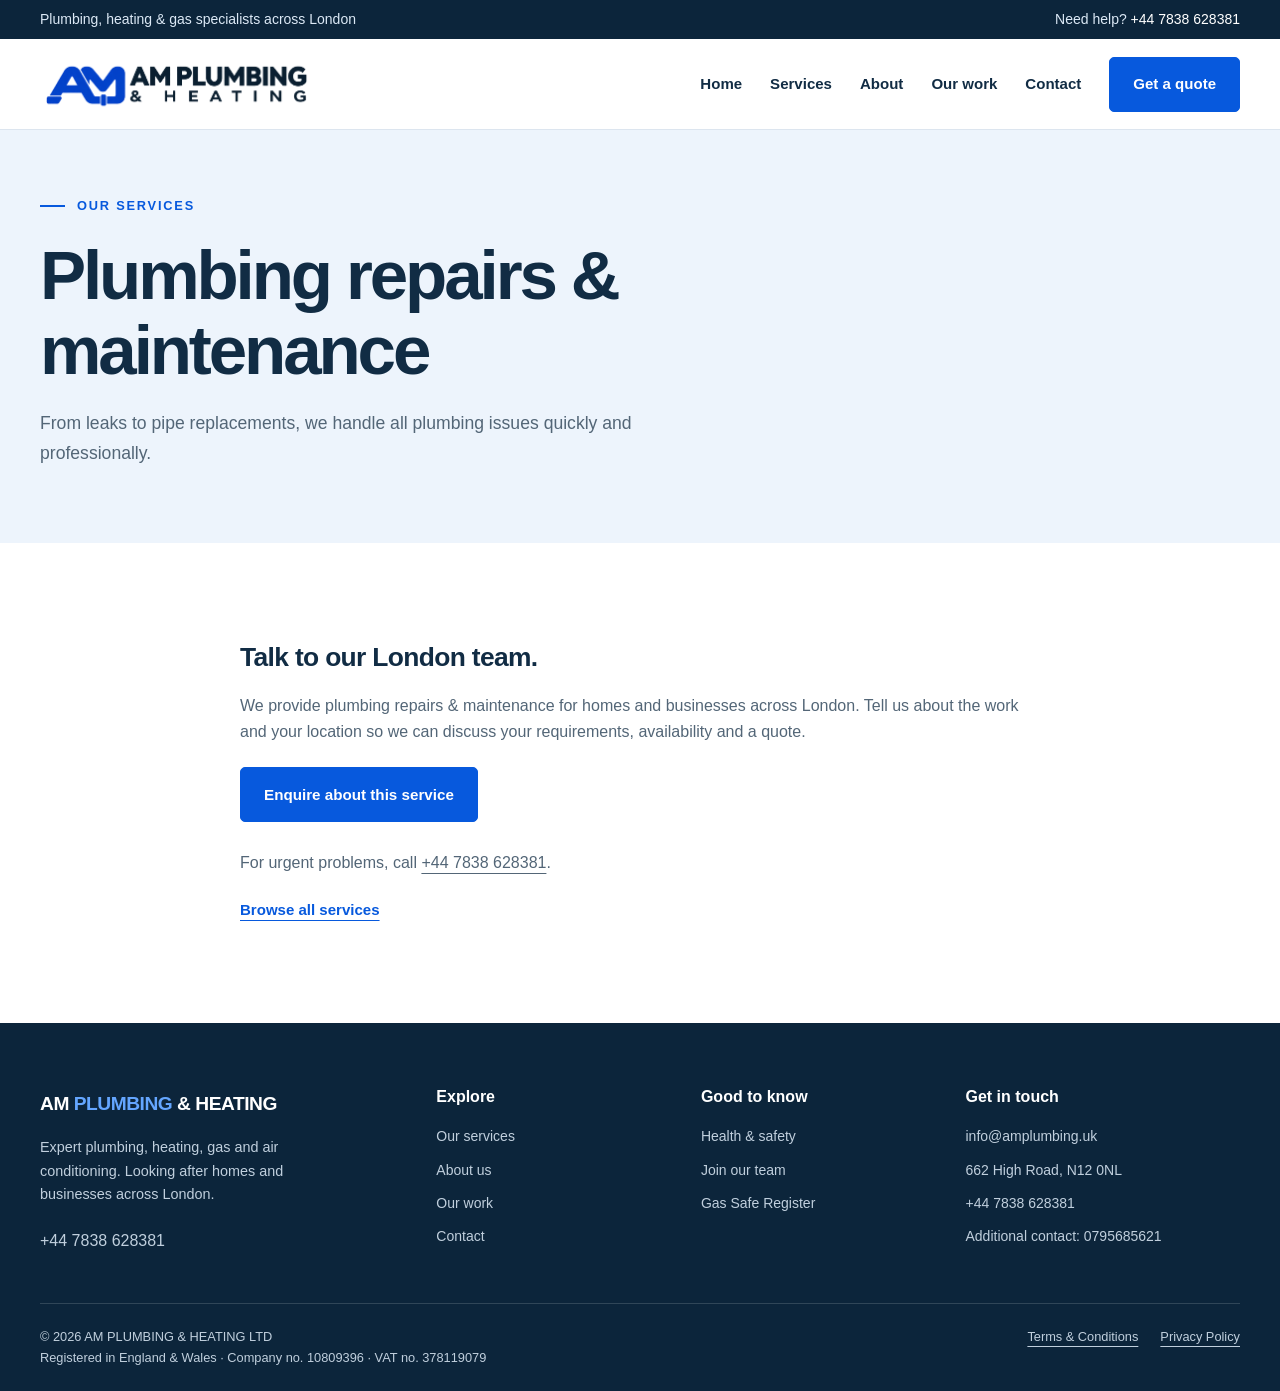
<file: blog/post-1.html>
<!DOCTYPE html>
<html lang="en-GB"><head><meta charset="utf-8"><meta name="viewport" content="width=device-width, initial-scale=1"><meta name="theme-color" content="#0c253b"><title>Plumbing repairs &amp; maintenance | AM Plumbing &amp; Heating</title><meta name="description" content="From leaks to pipe replacements, we handle all plumbing issues quickly and professionally."><link rel="canonical" href="https://amplumbing.uk/blog/post-1.html"><meta property="og:type" content="website"><meta property="og:title" content="Plumbing repairs &amp; maintenance | AM Plumbing &amp; Heating"><meta property="og:description" content="From leaks to pipe replacements, we handle all plumbing issues quickly and professionally."><meta property="og:url" content="https://amplumbing.uk/blog/post-1.html"><meta property="og:image" content="https://amplumbing.uk/images/projects/WA0032.webp"><link rel="icon" href="../images/brand/favicon.png" type="image/png" sizes="1254x1254"><link rel="apple-touch-icon" href="../images/brand/am-social-profile.png"><link rel="stylesheet" href="../site.css"><script src="../site.js" defer></script></head><body><noscript><style>@media(max-width:800px){.header-inner{flex-wrap:wrap;padding-bottom:15px}.nav{display:flex;position:static;flex-wrap:wrap;padding:0;border:0;box-shadow:none}.menu-toggle{display:none}}</style></noscript><a class="skip" href="#main">Skip to content</a><div class="topbar"><div class="container"><span>Plumbing, heating &amp; gas specialists across London</span><span>Need help? <a href="tel:+447838628381">+44 7838 628381</a></span></div></div><header class="site-header"><div class="container header-inner"><a class="brand" href="../index.html" aria-label="AM Plumbing home"><img src="../images/brand/am-plumbing-logo-wide.png" width="2172" height="724" alt="AM Plumbing &amp; Heating"></a><button class="menu-toggle" aria-expanded="false" aria-controls="navigation">Menu</button><nav class="nav" id="navigation" aria-label="Main navigation"><a href="../index.html">Home</a><a href="../index.html#services">Services</a><a href="../index.html#about">About</a><a href="../Our-Work.html">Our work</a><a href="../Contact.html">Contact</a><a class="button " href="../Contact.html">Get a quote</a></nav></div></header><main id="main"><section class="page-hero"><div class="container"><div class="eyebrow">Our services</div><h1>Plumbing repairs &amp; maintenance</h1><p>From leaks to pipe replacements, we handle all plumbing issues quickly and professionally.</p></div></section><section class="section"><div class="container prose"><h2>Talk to our London team.</h2><p>We provide plumbing repairs &amp; maintenance for homes and businesses across London. Tell us about the work and your location so we can discuss your requirements, availability and a quote.</p><a class="button " href="../Contact.html?service=Plumbing%20repairs%20%26%20maintenance">Enquire about this service</a><p style="margin-top:28px">For urgent problems, call <a href="tel:+447838628381">+44 7838 628381</a>.</p><a class="text-link" href="blog.html">Browse all services</a></div></section></main><footer class="site-footer"><div class="container"><div class="footer-grid"><div><div class="footer-brand">AM <span>PLUMBING</span> &amp; HEATING</div><p>Expert plumbing, heating, gas and air conditioning. Looking after homes and businesses across London.</p><a href="tel:+447838628381">+44 7838 628381</a></div><div><h3>Explore</h3><ul><li><a href="../index.html#services">Our services</a></li><li><a href="../index.html#about">About us</a></li><li><a href="../Our-Work.html">Our work</a></li><li><a href="../Contact.html">Contact</a></li></ul></div><div><h3>Good to know</h3><ul><li><a href="../Health-and-Safety.html">Health &amp; safety</a></li><li><a href="../Health-and-Safety.html#careers">Join our team</a></li><li><a href="https://www.gassaferegister.co.uk/businesscompetencies?ep=5T3yICJxSbfKANaXUW4ejbj9eci5EYzvJ1locUFusdUvBuIRWjDAtpxLViuNHXMPuPLFpoxoGaYIBh1%252bi%252fBFzYJz1b2ykDPNpamq97bxdNt6fWJkj6yOVBF72foirnXjuQz4TsInkJ4QZ5hhNoXWXfE91HJrjQifbsAXuxy0TPQ%253d&amp;cp=8dbTCMJeQPJDla%252btm2cGo8%252bi01PTwQzbkYbxy%252fRYuYffn1aRRqivaxqgxTjtyJxob9f5MkHZNAEZaQUzQERqLg%253d%253d&amp;backurl=%252fcheckbusinessresults%253fcp%253d8dbTCMJeQPJDla%2525252btm2cGo8%2525252bi01PTwQzbkYbxy%2525252fRYuYffn1aRRqivaxqgxTjtyJxob9f5MkHZNAEZaQUzQERqLg%2525253d%2525253d&amp;searchurl=%252Fcheckbusinessresults%253Fcp%253D8dbTCMJeQPJDla%2525252btm2cGo8%2525252bi01PTwQzbkYbxy%2525252fRYuYffn1aRRqivaxqgxTjtyJxob9f5MkHZNAEZaQUzQERqLg%2525253d%2525253d" target="_blank" rel="noopener noreferrer">Gas Safe Register</a></li></ul></div><div><h3>Get in touch</h3><ul><li><a href="mailto:info@amplumbing.uk">info@amplumbing.uk</a></li><li>662 High Road, N12 0NL</li><li><a href="tel:+447838628381">+44 7838 628381</a></li><li>Additional contact: <a href="tel:0795685621">0795685621</a></li></ul></div></div><div class="footer-bottom"><p>© 2026 AM PLUMBING &amp; HEATING LTD<br>Registered in England &amp; Wales · Company no. 10809396 · VAT no. 378119079</p><nav aria-label="Legal"><a href="../Terms-and-Conditions.html">Terms &amp; Conditions</a><a href="../Privacy-Policy.html">Privacy Policy</a></nav></div></div></footer></body></html>
</file>
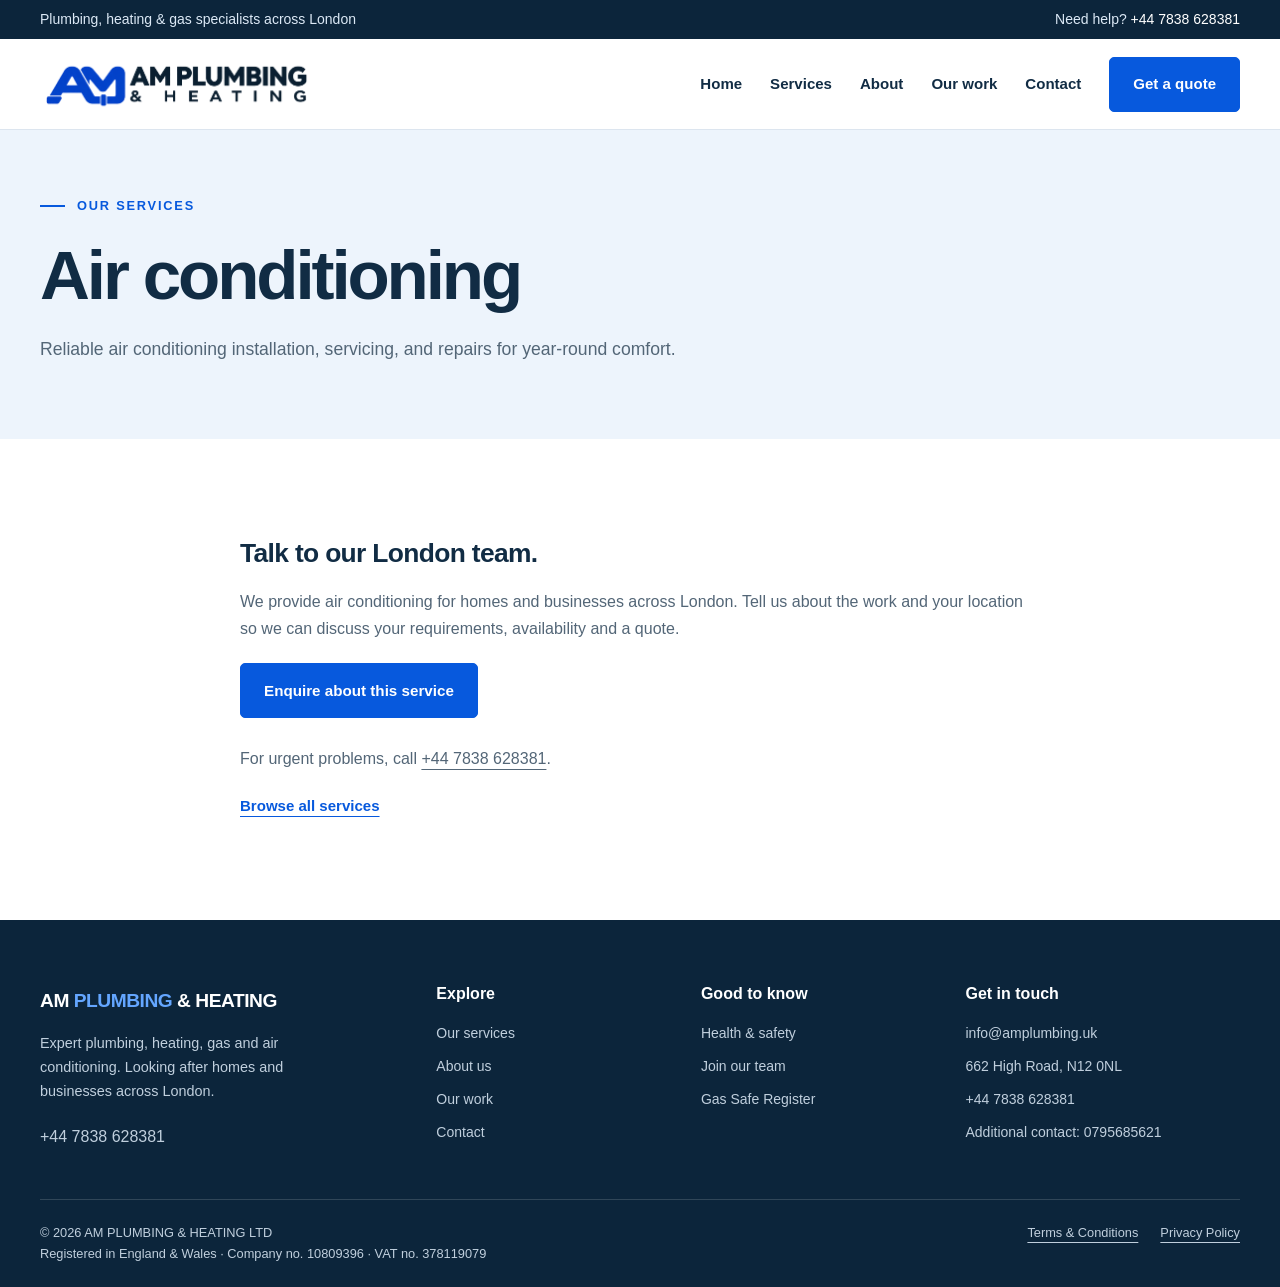
<file: blog/post-2.html>
<!DOCTYPE html>
<html lang="en-GB"><head><meta charset="utf-8"><meta name="viewport" content="width=device-width, initial-scale=1"><meta name="theme-color" content="#0c253b"><title>Air conditioning | AM Plumbing &amp; Heating</title><meta name="description" content="Reliable air conditioning installation, servicing, and repairs for year-round comfort."><link rel="canonical" href="https://amplumbing.uk/blog/post-2.html"><meta property="og:type" content="website"><meta property="og:title" content="Air conditioning | AM Plumbing &amp; Heating"><meta property="og:description" content="Reliable air conditioning installation, servicing, and repairs for year-round comfort."><meta property="og:url" content="https://amplumbing.uk/blog/post-2.html"><meta property="og:image" content="https://amplumbing.uk/images/projects/WA0032.webp"><link rel="icon" href="../images/brand/favicon.png" type="image/png" sizes="1254x1254"><link rel="apple-touch-icon" href="../images/brand/am-social-profile.png"><link rel="stylesheet" href="../site.css"><script src="../site.js" defer></script></head><body><noscript><style>@media(max-width:800px){.header-inner{flex-wrap:wrap;padding-bottom:15px}.nav{display:flex;position:static;flex-wrap:wrap;padding:0;border:0;box-shadow:none}.menu-toggle{display:none}}</style></noscript><a class="skip" href="#main">Skip to content</a><div class="topbar"><div class="container"><span>Plumbing, heating &amp; gas specialists across London</span><span>Need help? <a href="tel:+447838628381">+44 7838 628381</a></span></div></div><header class="site-header"><div class="container header-inner"><a class="brand" href="../index.html" aria-label="AM Plumbing home"><img src="../images/brand/am-plumbing-logo-wide.png" width="2172" height="724" alt="AM Plumbing &amp; Heating"></a><button class="menu-toggle" aria-expanded="false" aria-controls="navigation">Menu</button><nav class="nav" id="navigation" aria-label="Main navigation"><a href="../index.html">Home</a><a href="../index.html#services">Services</a><a href="../index.html#about">About</a><a href="../Our-Work.html">Our work</a><a href="../Contact.html">Contact</a><a class="button " href="../Contact.html">Get a quote</a></nav></div></header><main id="main"><section class="page-hero"><div class="container"><div class="eyebrow">Our services</div><h1>Air conditioning</h1><p>Reliable air conditioning installation, servicing, and repairs for year-round comfort.</p></div></section><section class="section"><div class="container prose"><h2>Talk to our London team.</h2><p>We provide air conditioning for homes and businesses across London. Tell us about the work and your location so we can discuss your requirements, availability and a quote.</p><a class="button " href="../Contact.html?service=Air%20conditioning">Enquire about this service</a><p style="margin-top:28px">For urgent problems, call <a href="tel:+447838628381">+44 7838 628381</a>.</p><a class="text-link" href="blog.html">Browse all services</a></div></section></main><footer class="site-footer"><div class="container"><div class="footer-grid"><div><div class="footer-brand">AM <span>PLUMBING</span> &amp; HEATING</div><p>Expert plumbing, heating, gas and air conditioning. Looking after homes and businesses across London.</p><a href="tel:+447838628381">+44 7838 628381</a></div><div><h3>Explore</h3><ul><li><a href="../index.html#services">Our services</a></li><li><a href="../index.html#about">About us</a></li><li><a href="../Our-Work.html">Our work</a></li><li><a href="../Contact.html">Contact</a></li></ul></div><div><h3>Good to know</h3><ul><li><a href="../Health-and-Safety.html">Health &amp; safety</a></li><li><a href="../Health-and-Safety.html#careers">Join our team</a></li><li><a href="https://www.gassaferegister.co.uk/businesscompetencies?ep=5T3yICJxSbfKANaXUW4ejbj9eci5EYzvJ1locUFusdUvBuIRWjDAtpxLViuNHXMPuPLFpoxoGaYIBh1%252bi%252fBFzYJz1b2ykDPNpamq97bxdNt6fWJkj6yOVBF72foirnXjuQz4TsInkJ4QZ5hhNoXWXfE91HJrjQifbsAXuxy0TPQ%253d&amp;cp=8dbTCMJeQPJDla%252btm2cGo8%252bi01PTwQzbkYbxy%252fRYuYffn1aRRqivaxqgxTjtyJxob9f5MkHZNAEZaQUzQERqLg%253d%253d&amp;backurl=%252fcheckbusinessresults%253fcp%253d8dbTCMJeQPJDla%2525252btm2cGo8%2525252bi01PTwQzbkYbxy%2525252fRYuYffn1aRRqivaxqgxTjtyJxob9f5MkHZNAEZaQUzQERqLg%2525253d%2525253d&amp;searchurl=%252Fcheckbusinessresults%253Fcp%253D8dbTCMJeQPJDla%2525252btm2cGo8%2525252bi01PTwQzbkYbxy%2525252fRYuYffn1aRRqivaxqgxTjtyJxob9f5MkHZNAEZaQUzQERqLg%2525253d%2525253d" target="_blank" rel="noopener noreferrer">Gas Safe Register</a></li></ul></div><div><h3>Get in touch</h3><ul><li><a href="mailto:info@amplumbing.uk">info@amplumbing.uk</a></li><li>662 High Road, N12 0NL</li><li><a href="tel:+447838628381">+44 7838 628381</a></li><li>Additional contact: <a href="tel:0795685621">0795685621</a></li></ul></div></div><div class="footer-bottom"><p>© 2026 AM PLUMBING &amp; HEATING LTD<br>Registered in England &amp; Wales · Company no. 10809396 · VAT no. 378119079</p><nav aria-label="Legal"><a href="../Terms-and-Conditions.html">Terms &amp; Conditions</a><a href="../Privacy-Policy.html">Privacy Policy</a></nav></div></div></footer></body></html>
</file>
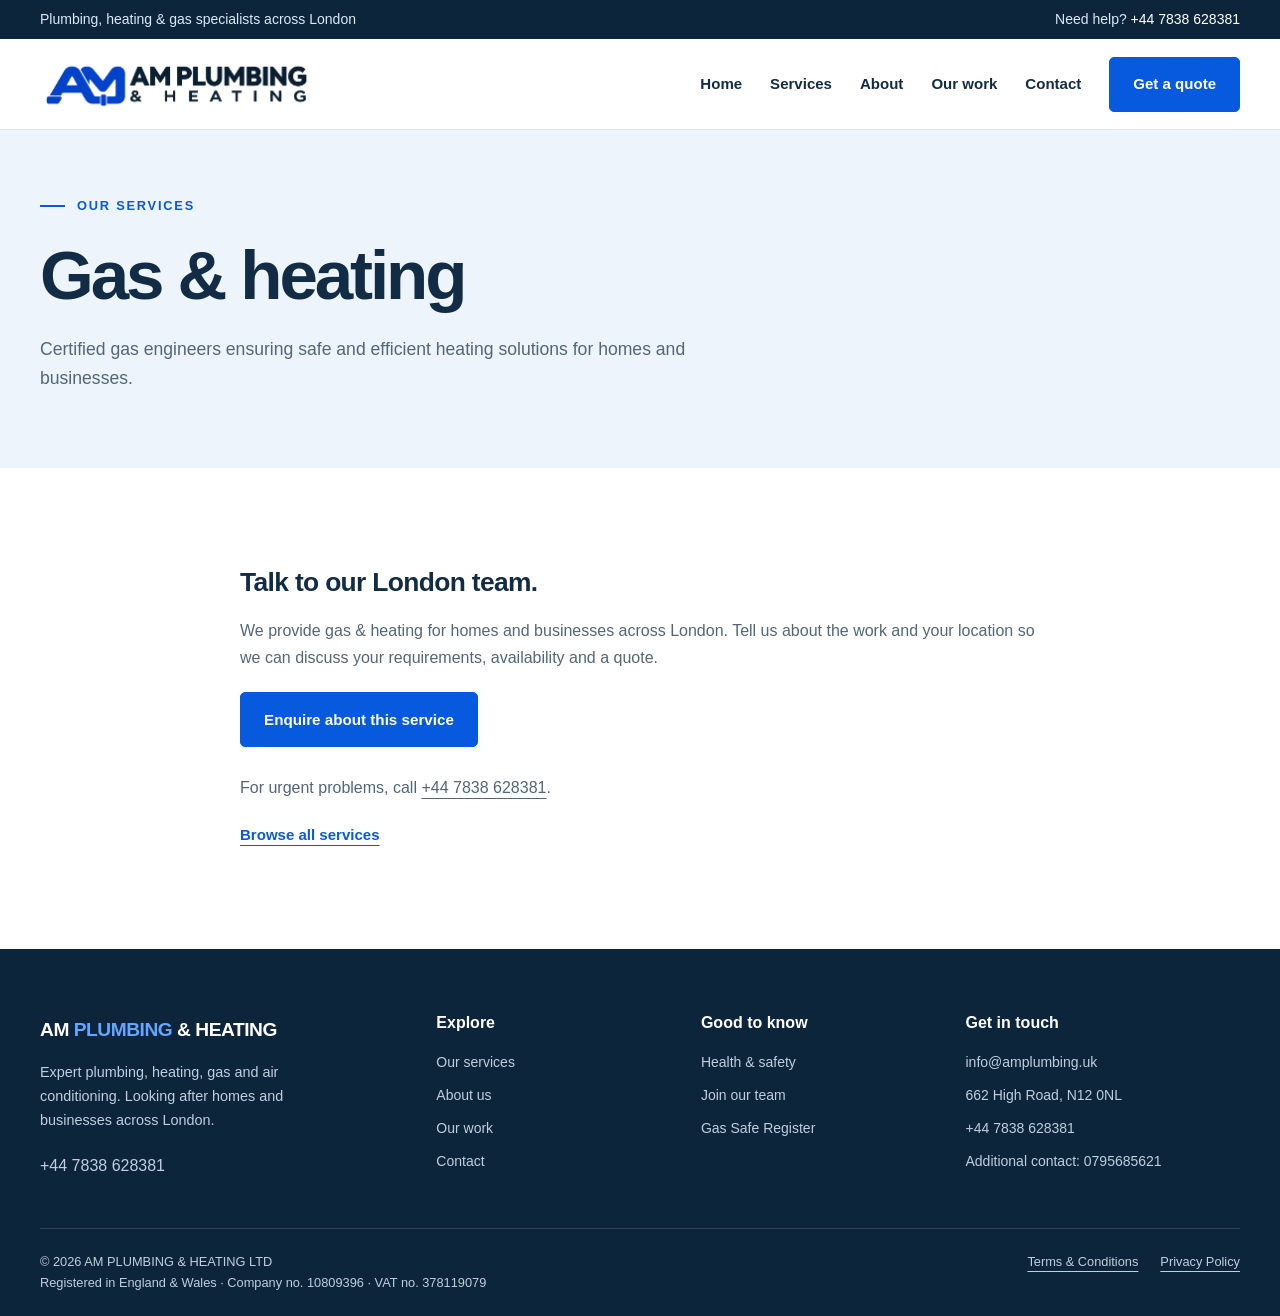
<file: blog/post-3.html>
<!DOCTYPE html>
<html lang="en-GB"><head><meta charset="utf-8"><meta name="viewport" content="width=device-width, initial-scale=1"><meta name="theme-color" content="#0c253b"><title>Gas &amp; heating | AM Plumbing &amp; Heating</title><meta name="description" content="Certified gas engineers ensuring safe and efficient heating solutions for homes and businesses."><link rel="canonical" href="https://amplumbing.uk/blog/post-3.html"><meta property="og:type" content="website"><meta property="og:title" content="Gas &amp; heating | AM Plumbing &amp; Heating"><meta property="og:description" content="Certified gas engineers ensuring safe and efficient heating solutions for homes and businesses."><meta property="og:url" content="https://amplumbing.uk/blog/post-3.html"><meta property="og:image" content="https://amplumbing.uk/images/projects/WA0032.webp"><link rel="icon" href="../images/brand/favicon.png" type="image/png" sizes="1254x1254"><link rel="apple-touch-icon" href="../images/brand/am-social-profile.png"><link rel="stylesheet" href="../site.css"><script src="../site.js" defer></script></head><body><noscript><style>@media(max-width:800px){.header-inner{flex-wrap:wrap;padding-bottom:15px}.nav{display:flex;position:static;flex-wrap:wrap;padding:0;border:0;box-shadow:none}.menu-toggle{display:none}}</style></noscript><a class="skip" href="#main">Skip to content</a><div class="topbar"><div class="container"><span>Plumbing, heating &amp; gas specialists across London</span><span>Need help? <a href="tel:+447838628381">+44 7838 628381</a></span></div></div><header class="site-header"><div class="container header-inner"><a class="brand" href="../index.html" aria-label="AM Plumbing home"><img src="../images/brand/am-plumbing-logo-wide.png" width="2172" height="724" alt="AM Plumbing &amp; Heating"></a><button class="menu-toggle" aria-expanded="false" aria-controls="navigation">Menu</button><nav class="nav" id="navigation" aria-label="Main navigation"><a href="../index.html">Home</a><a href="../index.html#services">Services</a><a href="../index.html#about">About</a><a href="../Our-Work.html">Our work</a><a href="../Contact.html">Contact</a><a class="button " href="../Contact.html">Get a quote</a></nav></div></header><main id="main"><section class="page-hero"><div class="container"><div class="eyebrow">Our services</div><h1>Gas &amp; heating</h1><p>Certified gas engineers ensuring safe and efficient heating solutions for homes and businesses.</p></div></section><section class="section"><div class="container prose"><h2>Talk to our London team.</h2><p>We provide gas &amp; heating for homes and businesses across London. Tell us about the work and your location so we can discuss your requirements, availability and a quote.</p><a class="button " href="../Contact.html?service=Gas%20%26%20heating">Enquire about this service</a><p style="margin-top:28px">For urgent problems, call <a href="tel:+447838628381">+44 7838 628381</a>.</p><a class="text-link" href="blog.html">Browse all services</a></div></section></main><footer class="site-footer"><div class="container"><div class="footer-grid"><div><div class="footer-brand">AM <span>PLUMBING</span> &amp; HEATING</div><p>Expert plumbing, heating, gas and air conditioning. Looking after homes and businesses across London.</p><a href="tel:+447838628381">+44 7838 628381</a></div><div><h3>Explore</h3><ul><li><a href="../index.html#services">Our services</a></li><li><a href="../index.html#about">About us</a></li><li><a href="../Our-Work.html">Our work</a></li><li><a href="../Contact.html">Contact</a></li></ul></div><div><h3>Good to know</h3><ul><li><a href="../Health-and-Safety.html">Health &amp; safety</a></li><li><a href="../Health-and-Safety.html#careers">Join our team</a></li><li><a href="https://www.gassaferegister.co.uk/businesscompetencies?ep=5T3yICJxSbfKANaXUW4ejbj9eci5EYzvJ1locUFusdUvBuIRWjDAtpxLViuNHXMPuPLFpoxoGaYIBh1%252bi%252fBFzYJz1b2ykDPNpamq97bxdNt6fWJkj6yOVBF72foirnXjuQz4TsInkJ4QZ5hhNoXWXfE91HJrjQifbsAXuxy0TPQ%253d&amp;cp=8dbTCMJeQPJDla%252btm2cGo8%252bi01PTwQzbkYbxy%252fRYuYffn1aRRqivaxqgxTjtyJxob9f5MkHZNAEZaQUzQERqLg%253d%253d&amp;backurl=%252fcheckbusinessresults%253fcp%253d8dbTCMJeQPJDla%2525252btm2cGo8%2525252bi01PTwQzbkYbxy%2525252fRYuYffn1aRRqivaxqgxTjtyJxob9f5MkHZNAEZaQUzQERqLg%2525253d%2525253d&amp;searchurl=%252Fcheckbusinessresults%253Fcp%253D8dbTCMJeQPJDla%2525252btm2cGo8%2525252bi01PTwQzbkYbxy%2525252fRYuYffn1aRRqivaxqgxTjtyJxob9f5MkHZNAEZaQUzQERqLg%2525253d%2525253d" target="_blank" rel="noopener noreferrer">Gas Safe Register</a></li></ul></div><div><h3>Get in touch</h3><ul><li><a href="mailto:info@amplumbing.uk">info@amplumbing.uk</a></li><li>662 High Road, N12 0NL</li><li><a href="tel:+447838628381">+44 7838 628381</a></li><li>Additional contact: <a href="tel:0795685621">0795685621</a></li></ul></div></div><div class="footer-bottom"><p>© 2026 AM PLUMBING &amp; HEATING LTD<br>Registered in England &amp; Wales · Company no. 10809396 · VAT no. 378119079</p><nav aria-label="Legal"><a href="../Terms-and-Conditions.html">Terms &amp; Conditions</a><a href="../Privacy-Policy.html">Privacy Policy</a></nav></div></div></footer></body></html>
</file>
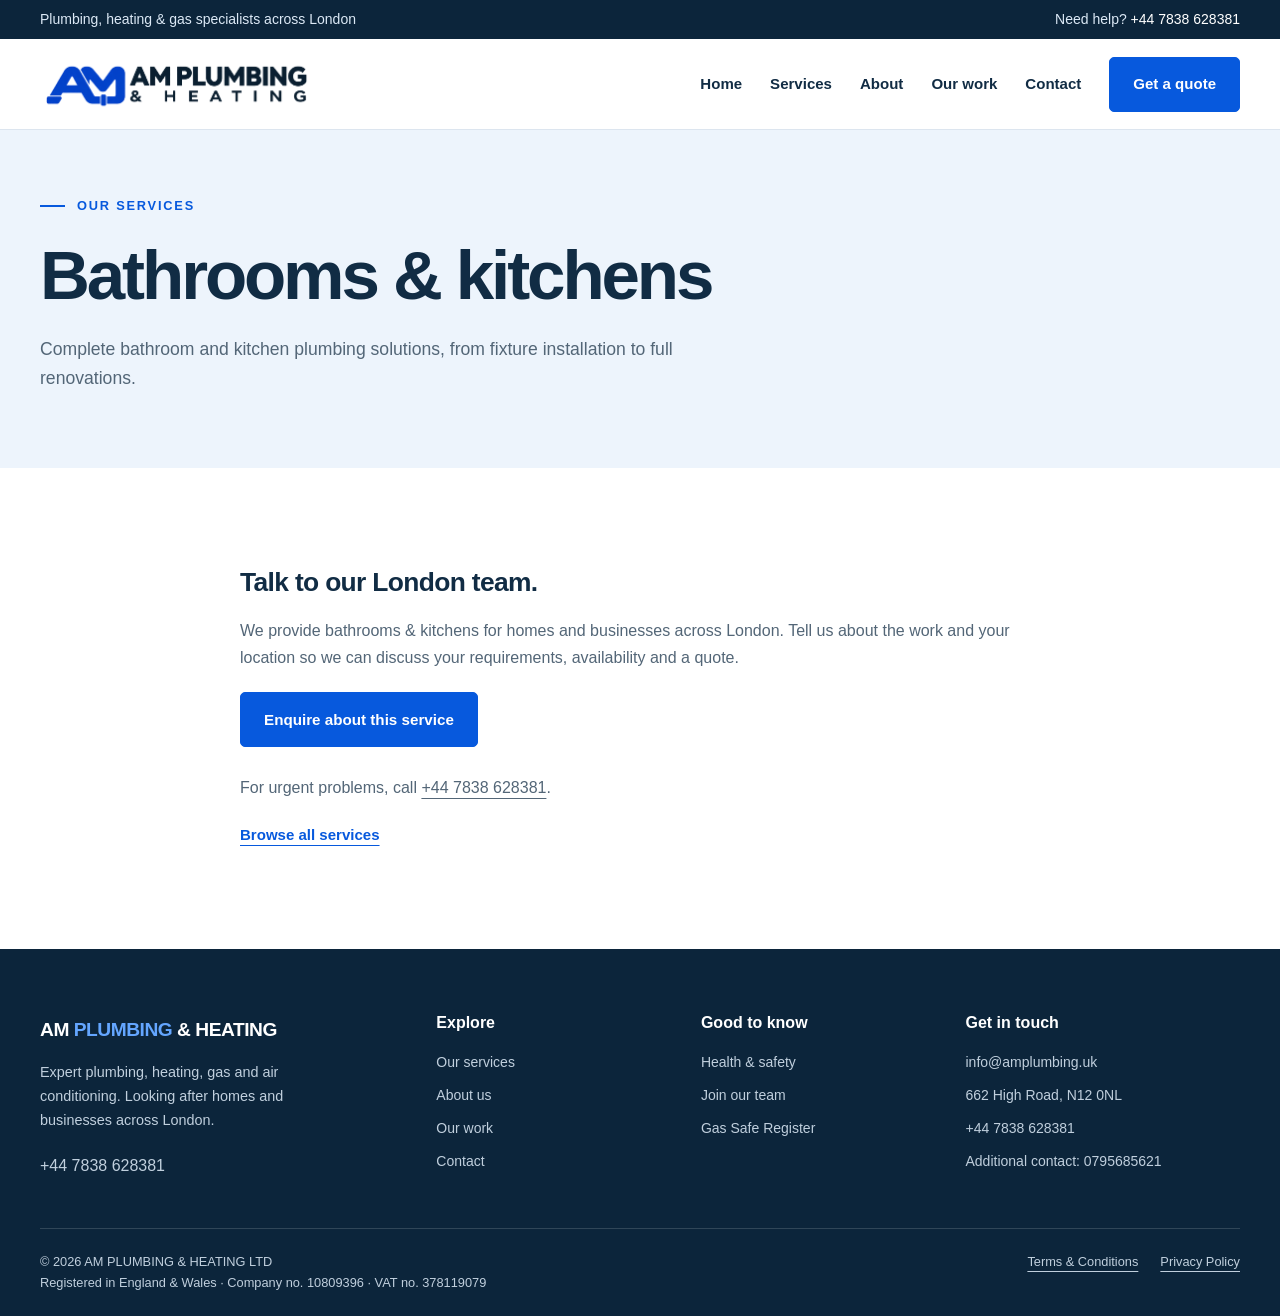
<file: blog/post-4.html>
<!DOCTYPE html>
<html lang="en-GB"><head><meta charset="utf-8"><meta name="viewport" content="width=device-width, initial-scale=1"><meta name="theme-color" content="#0c253b"><title>Bathrooms &amp; kitchens | AM Plumbing &amp; Heating</title><meta name="description" content="Complete bathroom and kitchen plumbing solutions, from fixture installation to full renovations."><link rel="canonical" href="https://amplumbing.uk/blog/post-4.html"><meta property="og:type" content="website"><meta property="og:title" content="Bathrooms &amp; kitchens | AM Plumbing &amp; Heating"><meta property="og:description" content="Complete bathroom and kitchen plumbing solutions, from fixture installation to full renovations."><meta property="og:url" content="https://amplumbing.uk/blog/post-4.html"><meta property="og:image" content="https://amplumbing.uk/images/projects/WA0032.webp"><link rel="icon" href="../images/brand/favicon.png" type="image/png" sizes="1254x1254"><link rel="apple-touch-icon" href="../images/brand/am-social-profile.png"><link rel="stylesheet" href="../site.css"><script src="../site.js" defer></script></head><body><noscript><style>@media(max-width:800px){.header-inner{flex-wrap:wrap;padding-bottom:15px}.nav{display:flex;position:static;flex-wrap:wrap;padding:0;border:0;box-shadow:none}.menu-toggle{display:none}}</style></noscript><a class="skip" href="#main">Skip to content</a><div class="topbar"><div class="container"><span>Plumbing, heating &amp; gas specialists across London</span><span>Need help? <a href="tel:+447838628381">+44 7838 628381</a></span></div></div><header class="site-header"><div class="container header-inner"><a class="brand" href="../index.html" aria-label="AM Plumbing home"><img src="../images/brand/am-plumbing-logo-wide.png" width="2172" height="724" alt="AM Plumbing &amp; Heating"></a><button class="menu-toggle" aria-expanded="false" aria-controls="navigation">Menu</button><nav class="nav" id="navigation" aria-label="Main navigation"><a href="../index.html">Home</a><a href="../index.html#services">Services</a><a href="../index.html#about">About</a><a href="../Our-Work.html">Our work</a><a href="../Contact.html">Contact</a><a class="button " href="../Contact.html">Get a quote</a></nav></div></header><main id="main"><section class="page-hero"><div class="container"><div class="eyebrow">Our services</div><h1>Bathrooms &amp; kitchens</h1><p>Complete bathroom and kitchen plumbing solutions, from fixture installation to full renovations.</p></div></section><section class="section"><div class="container prose"><h2>Talk to our London team.</h2><p>We provide bathrooms &amp; kitchens for homes and businesses across London. Tell us about the work and your location so we can discuss your requirements, availability and a quote.</p><a class="button " href="../Contact.html?service=Bathrooms%20%26%20kitchens">Enquire about this service</a><p style="margin-top:28px">For urgent problems, call <a href="tel:+447838628381">+44 7838 628381</a>.</p><a class="text-link" href="blog.html">Browse all services</a></div></section></main><footer class="site-footer"><div class="container"><div class="footer-grid"><div><div class="footer-brand">AM <span>PLUMBING</span> &amp; HEATING</div><p>Expert plumbing, heating, gas and air conditioning. Looking after homes and businesses across London.</p><a href="tel:+447838628381">+44 7838 628381</a></div><div><h3>Explore</h3><ul><li><a href="../index.html#services">Our services</a></li><li><a href="../index.html#about">About us</a></li><li><a href="../Our-Work.html">Our work</a></li><li><a href="../Contact.html">Contact</a></li></ul></div><div><h3>Good to know</h3><ul><li><a href="../Health-and-Safety.html">Health &amp; safety</a></li><li><a href="../Health-and-Safety.html#careers">Join our team</a></li><li><a href="https://www.gassaferegister.co.uk/businesscompetencies?ep=5T3yICJxSbfKANaXUW4ejbj9eci5EYzvJ1locUFusdUvBuIRWjDAtpxLViuNHXMPuPLFpoxoGaYIBh1%252bi%252fBFzYJz1b2ykDPNpamq97bxdNt6fWJkj6yOVBF72foirnXjuQz4TsInkJ4QZ5hhNoXWXfE91HJrjQifbsAXuxy0TPQ%253d&amp;cp=8dbTCMJeQPJDla%252btm2cGo8%252bi01PTwQzbkYbxy%252fRYuYffn1aRRqivaxqgxTjtyJxob9f5MkHZNAEZaQUzQERqLg%253d%253d&amp;backurl=%252fcheckbusinessresults%253fcp%253d8dbTCMJeQPJDla%2525252btm2cGo8%2525252bi01PTwQzbkYbxy%2525252fRYuYffn1aRRqivaxqgxTjtyJxob9f5MkHZNAEZaQUzQERqLg%2525253d%2525253d&amp;searchurl=%252Fcheckbusinessresults%253Fcp%253D8dbTCMJeQPJDla%2525252btm2cGo8%2525252bi01PTwQzbkYbxy%2525252fRYuYffn1aRRqivaxqgxTjtyJxob9f5MkHZNAEZaQUzQERqLg%2525253d%2525253d" target="_blank" rel="noopener noreferrer">Gas Safe Register</a></li></ul></div><div><h3>Get in touch</h3><ul><li><a href="mailto:info@amplumbing.uk">info@amplumbing.uk</a></li><li>662 High Road, N12 0NL</li><li><a href="tel:+447838628381">+44 7838 628381</a></li><li>Additional contact: <a href="tel:0795685621">0795685621</a></li></ul></div></div><div class="footer-bottom"><p>© 2026 AM PLUMBING &amp; HEATING LTD<br>Registered in England &amp; Wales · Company no. 10809396 · VAT no. 378119079</p><nav aria-label="Legal"><a href="../Terms-and-Conditions.html">Terms &amp; Conditions</a><a href="../Privacy-Policy.html">Privacy Policy</a></nav></div></div></footer></body></html>
</file>
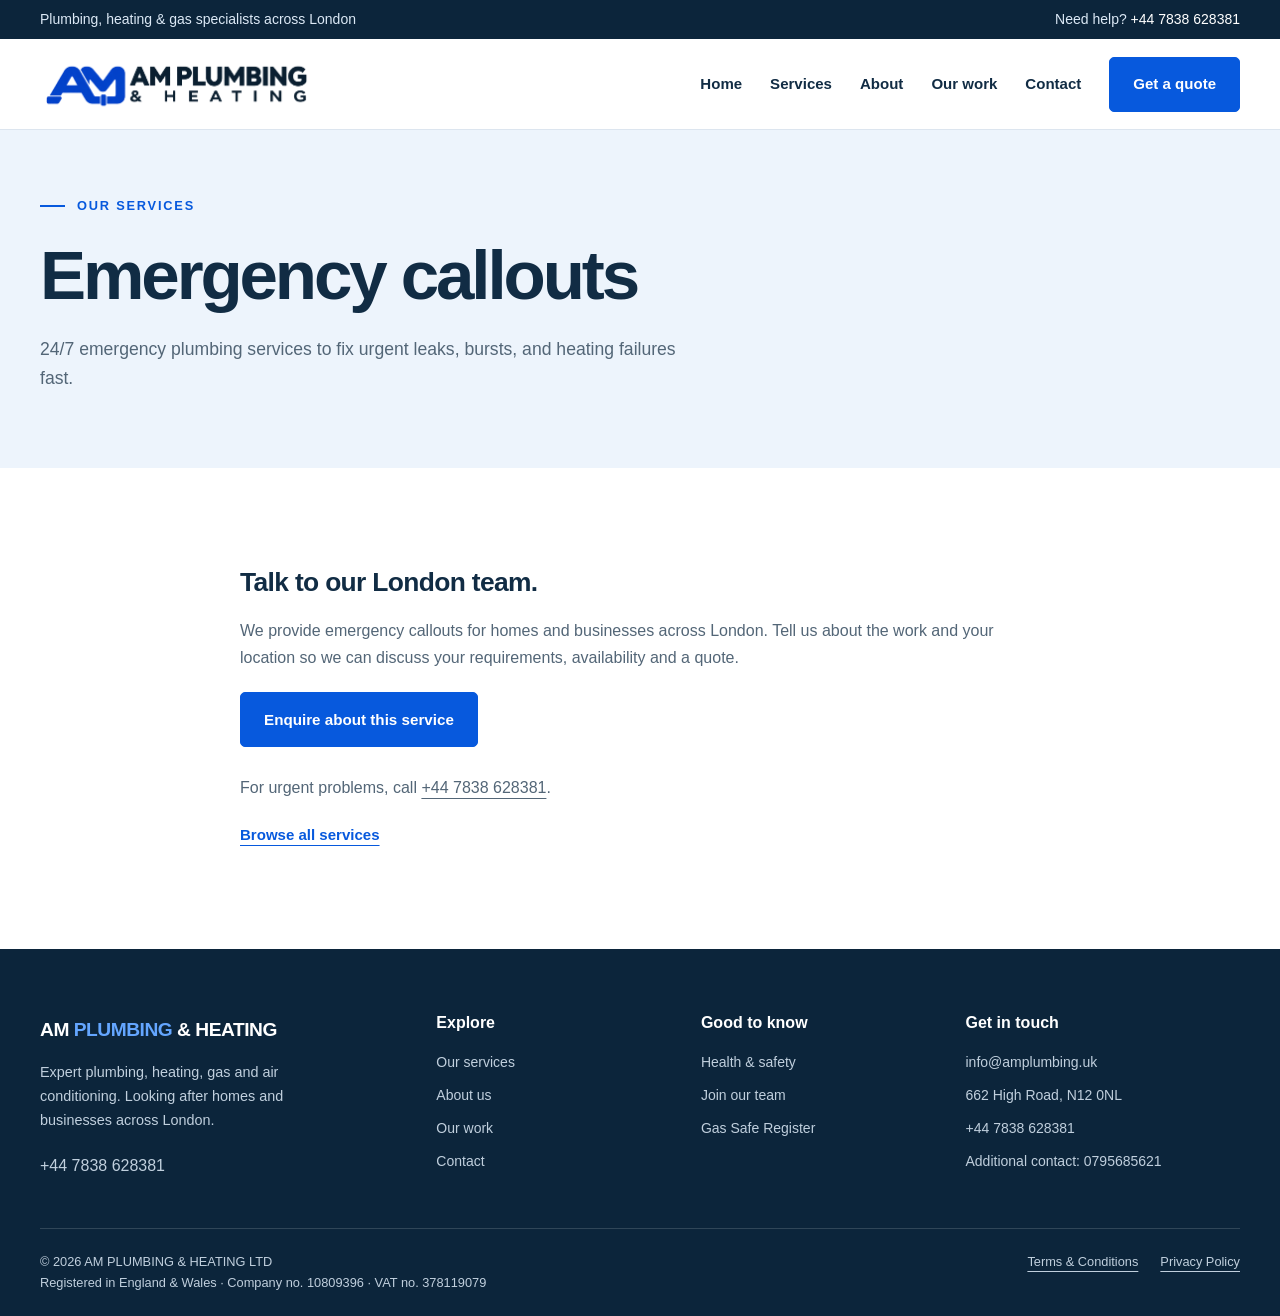
<file: blog/post-5.html>
<!DOCTYPE html>
<html lang="en-GB"><head><meta charset="utf-8"><meta name="viewport" content="width=device-width, initial-scale=1"><meta name="theme-color" content="#0c253b"><title>Emergency callouts | AM Plumbing &amp; Heating</title><meta name="description" content="24/7 emergency plumbing services to fix urgent leaks, bursts, and heating failures fast."><link rel="canonical" href="https://amplumbing.uk/blog/post-5.html"><meta property="og:type" content="website"><meta property="og:title" content="Emergency callouts | AM Plumbing &amp; Heating"><meta property="og:description" content="24/7 emergency plumbing services to fix urgent leaks, bursts, and heating failures fast."><meta property="og:url" content="https://amplumbing.uk/blog/post-5.html"><meta property="og:image" content="https://amplumbing.uk/images/projects/WA0032.webp"><link rel="icon" href="../images/brand/favicon.png" type="image/png" sizes="1254x1254"><link rel="apple-touch-icon" href="../images/brand/am-social-profile.png"><link rel="stylesheet" href="../site.css"><script src="../site.js" defer></script></head><body><noscript><style>@media(max-width:800px){.header-inner{flex-wrap:wrap;padding-bottom:15px}.nav{display:flex;position:static;flex-wrap:wrap;padding:0;border:0;box-shadow:none}.menu-toggle{display:none}}</style></noscript><a class="skip" href="#main">Skip to content</a><div class="topbar"><div class="container"><span>Plumbing, heating &amp; gas specialists across London</span><span>Need help? <a href="tel:+447838628381">+44 7838 628381</a></span></div></div><header class="site-header"><div class="container header-inner"><a class="brand" href="../index.html" aria-label="AM Plumbing home"><img src="../images/brand/am-plumbing-logo-wide.png" width="2172" height="724" alt="AM Plumbing &amp; Heating"></a><button class="menu-toggle" aria-expanded="false" aria-controls="navigation">Menu</button><nav class="nav" id="navigation" aria-label="Main navigation"><a href="../index.html">Home</a><a href="../index.html#services">Services</a><a href="../index.html#about">About</a><a href="../Our-Work.html">Our work</a><a href="../Contact.html">Contact</a><a class="button " href="../Contact.html">Get a quote</a></nav></div></header><main id="main"><section class="page-hero"><div class="container"><div class="eyebrow">Our services</div><h1>Emergency callouts</h1><p>24/7 emergency plumbing services to fix urgent leaks, bursts, and heating failures fast.</p></div></section><section class="section"><div class="container prose"><h2>Talk to our London team.</h2><p>We provide emergency callouts for homes and businesses across London. Tell us about the work and your location so we can discuss your requirements, availability and a quote.</p><a class="button " href="../Contact.html?service=Emergency%20callouts">Enquire about this service</a><p style="margin-top:28px">For urgent problems, call <a href="tel:+447838628381">+44 7838 628381</a>.</p><a class="text-link" href="blog.html">Browse all services</a></div></section></main><footer class="site-footer"><div class="container"><div class="footer-grid"><div><div class="footer-brand">AM <span>PLUMBING</span> &amp; HEATING</div><p>Expert plumbing, heating, gas and air conditioning. Looking after homes and businesses across London.</p><a href="tel:+447838628381">+44 7838 628381</a></div><div><h3>Explore</h3><ul><li><a href="../index.html#services">Our services</a></li><li><a href="../index.html#about">About us</a></li><li><a href="../Our-Work.html">Our work</a></li><li><a href="../Contact.html">Contact</a></li></ul></div><div><h3>Good to know</h3><ul><li><a href="../Health-and-Safety.html">Health &amp; safety</a></li><li><a href="../Health-and-Safety.html#careers">Join our team</a></li><li><a href="https://www.gassaferegister.co.uk/businesscompetencies?ep=5T3yICJxSbfKANaXUW4ejbj9eci5EYzvJ1locUFusdUvBuIRWjDAtpxLViuNHXMPuPLFpoxoGaYIBh1%252bi%252fBFzYJz1b2ykDPNpamq97bxdNt6fWJkj6yOVBF72foirnXjuQz4TsInkJ4QZ5hhNoXWXfE91HJrjQifbsAXuxy0TPQ%253d&amp;cp=8dbTCMJeQPJDla%252btm2cGo8%252bi01PTwQzbkYbxy%252fRYuYffn1aRRqivaxqgxTjtyJxob9f5MkHZNAEZaQUzQERqLg%253d%253d&amp;backurl=%252fcheckbusinessresults%253fcp%253d8dbTCMJeQPJDla%2525252btm2cGo8%2525252bi01PTwQzbkYbxy%2525252fRYuYffn1aRRqivaxqgxTjtyJxob9f5MkHZNAEZaQUzQERqLg%2525253d%2525253d&amp;searchurl=%252Fcheckbusinessresults%253Fcp%253D8dbTCMJeQPJDla%2525252btm2cGo8%2525252bi01PTwQzbkYbxy%2525252fRYuYffn1aRRqivaxqgxTjtyJxob9f5MkHZNAEZaQUzQERqLg%2525253d%2525253d" target="_blank" rel="noopener noreferrer">Gas Safe Register</a></li></ul></div><div><h3>Get in touch</h3><ul><li><a href="mailto:info@amplumbing.uk">info@amplumbing.uk</a></li><li>662 High Road, N12 0NL</li><li><a href="tel:+447838628381">+44 7838 628381</a></li><li>Additional contact: <a href="tel:0795685621">0795685621</a></li></ul></div></div><div class="footer-bottom"><p>© 2026 AM PLUMBING &amp; HEATING LTD<br>Registered in England &amp; Wales · Company no. 10809396 · VAT no. 378119079</p><nav aria-label="Legal"><a href="../Terms-and-Conditions.html">Terms &amp; Conditions</a><a href="../Privacy-Policy.html">Privacy Policy</a></nav></div></div></footer></body></html>
</file>
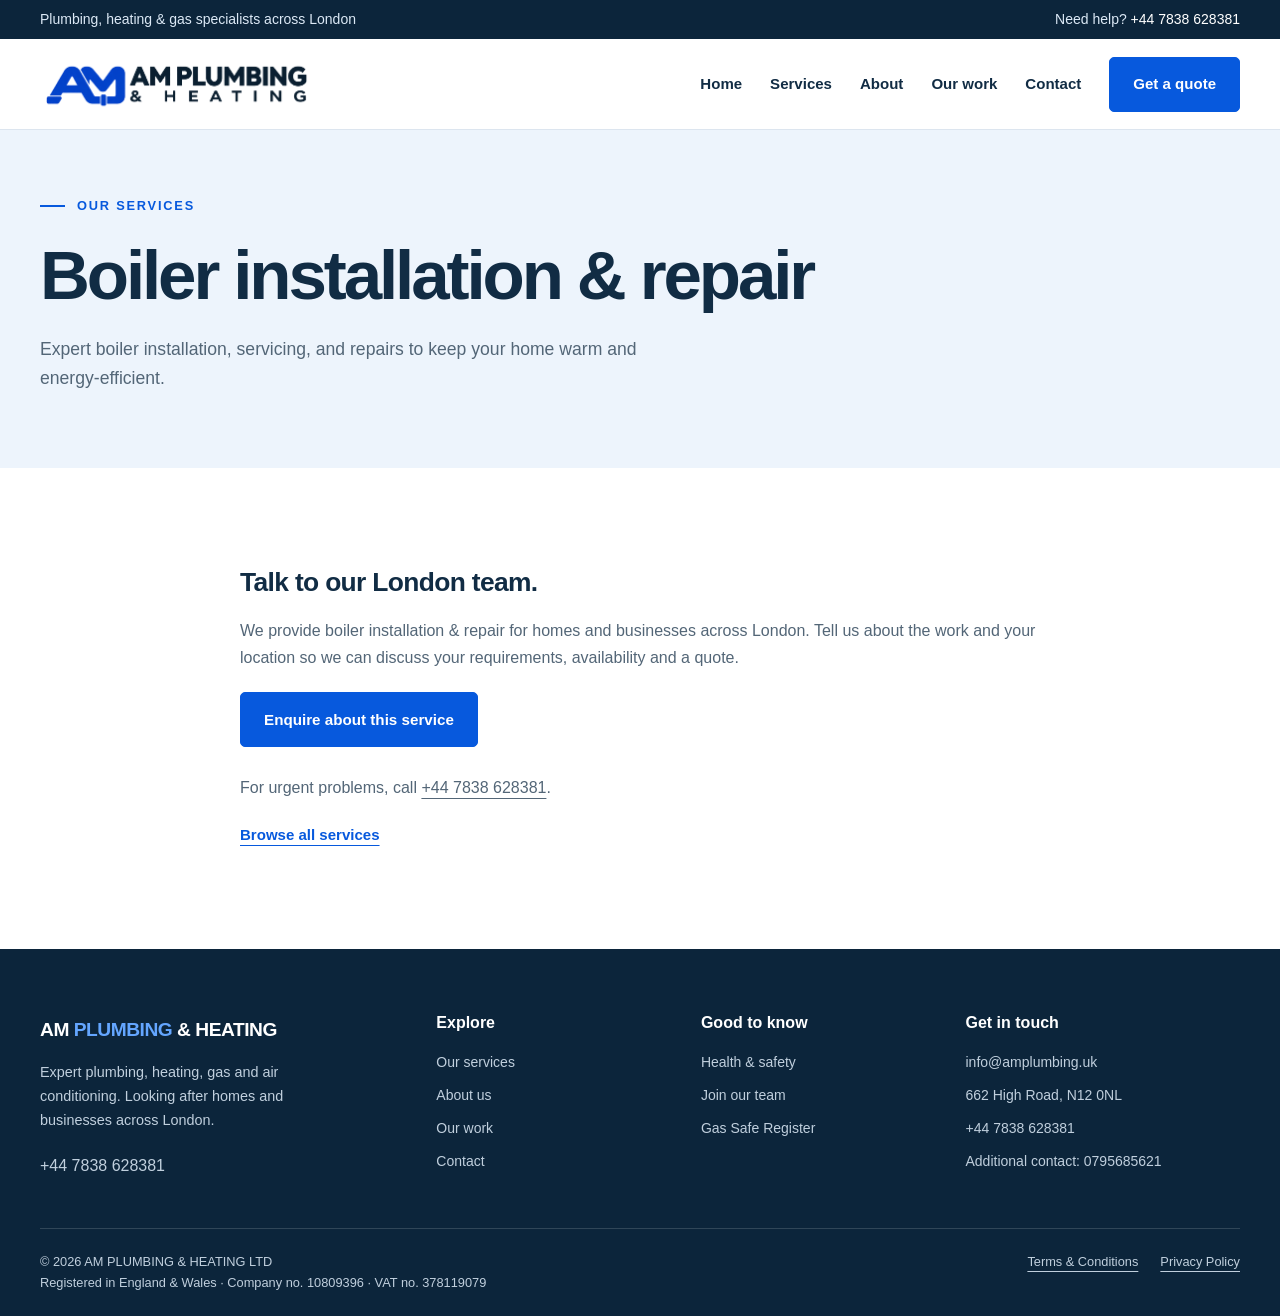
<file: blog/post.html>
<!DOCTYPE html>
<html lang="en-GB"><head><meta charset="utf-8"><meta name="viewport" content="width=device-width, initial-scale=1"><meta name="theme-color" content="#0c253b"><title>Boiler installation &amp; repair | AM Plumbing &amp; Heating</title><meta name="description" content="Expert boiler installation, servicing, and repairs to keep your home warm and energy-efficient."><link rel="canonical" href="https://amplumbing.uk/blog/post.html"><meta property="og:type" content="website"><meta property="og:title" content="Boiler installation &amp; repair | AM Plumbing &amp; Heating"><meta property="og:description" content="Expert boiler installation, servicing, and repairs to keep your home warm and energy-efficient."><meta property="og:url" content="https://amplumbing.uk/blog/post.html"><meta property="og:image" content="https://amplumbing.uk/images/projects/WA0032.webp"><link rel="icon" href="../images/brand/favicon.png" type="image/png" sizes="1254x1254"><link rel="apple-touch-icon" href="../images/brand/am-social-profile.png"><link rel="stylesheet" href="../site.css"><script src="../site.js" defer></script></head><body><noscript><style>@media(max-width:800px){.header-inner{flex-wrap:wrap;padding-bottom:15px}.nav{display:flex;position:static;flex-wrap:wrap;padding:0;border:0;box-shadow:none}.menu-toggle{display:none}}</style></noscript><a class="skip" href="#main">Skip to content</a><div class="topbar"><div class="container"><span>Plumbing, heating &amp; gas specialists across London</span><span>Need help? <a href="tel:+447838628381">+44 7838 628381</a></span></div></div><header class="site-header"><div class="container header-inner"><a class="brand" href="../index.html" aria-label="AM Plumbing home"><img src="../images/brand/am-plumbing-logo-wide.png" width="2172" height="724" alt="AM Plumbing &amp; Heating"></a><button class="menu-toggle" aria-expanded="false" aria-controls="navigation">Menu</button><nav class="nav" id="navigation" aria-label="Main navigation"><a href="../index.html">Home</a><a href="../index.html#services">Services</a><a href="../index.html#about">About</a><a href="../Our-Work.html">Our work</a><a href="../Contact.html">Contact</a><a class="button " href="../Contact.html">Get a quote</a></nav></div></header><main id="main"><section class="page-hero"><div class="container"><div class="eyebrow">Our services</div><h1>Boiler installation &amp; repair</h1><p>Expert boiler installation, servicing, and repairs to keep your home warm and energy-efficient.</p></div></section><section class="section"><div class="container prose"><h2>Talk to our London team.</h2><p>We provide boiler installation &amp; repair for homes and businesses across London. Tell us about the work and your location so we can discuss your requirements, availability and a quote.</p><a class="button " href="../Contact.html?service=Boiler%20installation%20%26%20repair">Enquire about this service</a><p style="margin-top:28px">For urgent problems, call <a href="tel:+447838628381">+44 7838 628381</a>.</p><a class="text-link" href="blog.html">Browse all services</a></div></section></main><footer class="site-footer"><div class="container"><div class="footer-grid"><div><div class="footer-brand">AM <span>PLUMBING</span> &amp; HEATING</div><p>Expert plumbing, heating, gas and air conditioning. Looking after homes and businesses across London.</p><a href="tel:+447838628381">+44 7838 628381</a></div><div><h3>Explore</h3><ul><li><a href="../index.html#services">Our services</a></li><li><a href="../index.html#about">About us</a></li><li><a href="../Our-Work.html">Our work</a></li><li><a href="../Contact.html">Contact</a></li></ul></div><div><h3>Good to know</h3><ul><li><a href="../Health-and-Safety.html">Health &amp; safety</a></li><li><a href="../Health-and-Safety.html#careers">Join our team</a></li><li><a href="https://www.gassaferegister.co.uk/businesscompetencies?ep=5T3yICJxSbfKANaXUW4ejbj9eci5EYzvJ1locUFusdUvBuIRWjDAtpxLViuNHXMPuPLFpoxoGaYIBh1%252bi%252fBFzYJz1b2ykDPNpamq97bxdNt6fWJkj6yOVBF72foirnXjuQz4TsInkJ4QZ5hhNoXWXfE91HJrjQifbsAXuxy0TPQ%253d&amp;cp=8dbTCMJeQPJDla%252btm2cGo8%252bi01PTwQzbkYbxy%252fRYuYffn1aRRqivaxqgxTjtyJxob9f5MkHZNAEZaQUzQERqLg%253d%253d&amp;backurl=%252fcheckbusinessresults%253fcp%253d8dbTCMJeQPJDla%2525252btm2cGo8%2525252bi01PTwQzbkYbxy%2525252fRYuYffn1aRRqivaxqgxTjtyJxob9f5MkHZNAEZaQUzQERqLg%2525253d%2525253d&amp;searchurl=%252Fcheckbusinessresults%253Fcp%253D8dbTCMJeQPJDla%2525252btm2cGo8%2525252bi01PTwQzbkYbxy%2525252fRYuYffn1aRRqivaxqgxTjtyJxob9f5MkHZNAEZaQUzQERqLg%2525253d%2525253d" target="_blank" rel="noopener noreferrer">Gas Safe Register</a></li></ul></div><div><h3>Get in touch</h3><ul><li><a href="mailto:info@amplumbing.uk">info@amplumbing.uk</a></li><li>662 High Road, N12 0NL</li><li><a href="tel:+447838628381">+44 7838 628381</a></li><li>Additional contact: <a href="tel:0795685621">0795685621</a></li></ul></div></div><div class="footer-bottom"><p>© 2026 AM PLUMBING &amp; HEATING LTD<br>Registered in England &amp; Wales · Company no. 10809396 · VAT no. 378119079</p><nav aria-label="Legal"><a href="../Terms-and-Conditions.html">Terms &amp; Conditions</a><a href="../Privacy-Policy.html">Privacy Policy</a></nav></div></div></footer></body></html>
</file>
<file: site.css>
:root{--ink:#112c44;--muted:#536677;--blue:#0759dd;--pale:#edf4fc;--line:#dce5ef;--navy:#0c253b}*{box-sizing:border-box}html{scroll-behavior:smooth;scroll-padding-top:110px}body{margin:0;font-family:Inter,'Segoe UI',Arial,sans-serif;color:var(--ink);font-size:16px;line-height:1.65;background:white}button,input,textarea,select{font:inherit}a{color:inherit;text-underline-offset:5px}img{display:block;max-width:100%;height:auto}button{cursor:pointer}a:focus-visible,button:focus-visible,input:focus-visible,textarea:focus-visible,select:focus-visible,summary:focus-visible{outline:3px solid #f6ab37;outline-offset:5px}h1,h2,h3,p{margin-top:0}h1,h2,h3{line-height:1.08;letter-spacing:-.045em;font-weight:650}h1{font-size:clamp(2.8rem,5.4vw,5.2rem)}h2{font-size:clamp(2.25rem,4vw,3.6rem)}h3{font-size:1.4rem;letter-spacing:-.025em}p{margin-bottom:1.3rem}.container{width:min(1240px,calc(100% - 80px));margin-inline:auto}.skip{position:fixed;top:-100px;left:20px;background:white;padding:12px;z-index:100}.skip:focus{top:10px}.topbar{background:var(--navy);color:#dce9f6;font-size:.875rem}.topbar .container{display:flex;justify-content:space-between;padding-block:8px}.topbar a{text-decoration:none;color:white}.site-header{position:sticky;top:0;z-index:20;background:rgba(255,255,255,.97);border-bottom:1px solid var(--line)}.header-inner{display:flex;align-items:center;justify-content:space-between;gap:30px;min-height:90px}.brand{display:flex;align-items:center;text-decoration:none}.brand img{width:270px;height:60px;object-fit:cover;object-position:center}.nav{display:flex;align-items:center;gap:28px}.nav a{text-decoration:none;font-size:.94rem;font-weight:550}.nav a:hover,.nav a[aria-current=page]{color:var(--blue)}.nav .button{color:white}.button{display:inline-flex;align-items:center;justify-content:center;gap:10px;background:var(--blue);color:white;border:1px solid var(--blue);border-radius:5px;padding:14px 23px;font-weight:600;font-size:.95rem;text-decoration:none;transition:background .2s,transform .2s}.button:hover{background:#0345b0;border-color:#0345b0;transform:translateY(-2px)}.button.secondary{background:transparent;color:var(--ink);border-color:#aabac9}.button.secondary:hover{background:var(--pale)}.button.light{background:white;color:var(--ink);border-color:white}.button.outline-light{background:transparent;color:white;border-color:#6c8193}.button.outline-light:hover{background:#243e54}.menu-toggle{display:none;background:transparent;border:1px solid var(--line);padding:9px 13px;border-radius:5px;color:var(--ink)}.eyebrow{font-size:.8rem;font-weight:700;letter-spacing:.14em;text-transform:uppercase;color:var(--blue);margin-bottom:22px;display:flex;align-items:center;gap:12px}.eyebrow:before{content:'';width:25px;height:2px;background:currentColor;flex-shrink:0}.hero{background:linear-gradient(110deg,#f0f6fd 0%,#f7faff 54%,#fff 54%);overflow:hidden}.hero-grid{display:grid;grid-template-columns:1.04fr 1fr;gap:55px;align-items:center;padding-block:60px 68px}.hero h1{margin-bottom:25px}.hero h1 span{color:var(--blue)}.hero-copy>p{max-width:490px;color:var(--muted);font-size:1.1rem}.actions{display:flex;flex-wrap:wrap;gap:12px;margin-block:30px}.hero-note{display:flex;align-items:center;gap:10px;font-size:.875rem;color:var(--muted)}.check{color:var(--blue);font-weight:bold}.hero-visual{position:relative;min-width:0;padding:0 0 26px 10px}.hero-photo{width:100%;height:560px;object-fit:cover;object-position:center 45%;border-radius:100px 8px 8px 8px}.photo-label{position:absolute;right:18px;top:20px;color:white;background:#102b44dc;border:1px solid #ffffff40;border-radius:4px;padding:7px 12px;font-size:.8rem}.hero-card{position:absolute;left:-18px;bottom:0;background:white;border:1px solid var(--line);border-radius:6px;padding:20px 25px;box-shadow:0 14px 40px #0c253b14;display:flex;align-items:center;gap:22px;max-width:calc(100% + 5px)}.hero-card strong{display:block;font-size:1.05rem}.hero-card span{color:var(--muted);font-size:.875rem}.hero-card img{width:66px;height:58px;object-fit:contain}.trust-strip{border-bottom:1px solid var(--line)}.trust-grid{display:grid;grid-template-columns:repeat(4,1fr);padding-block:27px;gap:20px}.trust-item{display:flex;align-items:center;justify-content:center;gap:12px;font-weight:550;font-size:.94rem}.trust-item+.trust-item{border-left:1px solid var(--line)}.icon{width:27px;height:27px;fill:none;stroke:currentColor;stroke-width:1.6;stroke-linecap:round;stroke-linejoin:round;flex-shrink:0}.trust-item .icon{color:var(--blue)}.section{padding-block:100px}.section-heading{display:flex;justify-content:space-between;gap:50px;align-items:end;margin-bottom:46px}.section-heading h2{margin-bottom:0;max-width:650px}.section-heading>p{max-width:370px;color:var(--muted);margin:0}.services-grid{display:grid;grid-template-columns:repeat(3,1fr);border-top:1px solid var(--line);border-left:1px solid var(--line)}.service{padding:32px;border-right:1px solid var(--line);border-bottom:1px solid var(--line);transition:background .2s}.service:hover{background:#f5f9ff}.service>.icon{width:36px;height:36px;color:var(--blue);margin-bottom:30px}.service h3{margin-bottom:14px}.service p{color:var(--muted);font-size:.96rem;min-height:75px}.text-link{color:var(--blue);font-weight:600;font-size:.94rem}.emergency{background:var(--navy);color:white;padding-block:42px}.emergency .container{display:flex;align-items:center;justify-content:space-between;gap:40px}.emergency h2{font-size:2rem;margin-bottom:9px}.emergency p{color:#b9cbdb;margin:0}.split{display:grid;grid-template-columns:1fr 1fr;gap:85px;align-items:center}.split-image{width:100%;height:520px;object-fit:cover;border-radius:8px}.split-copy p{color:var(--muted)}.feature-list{list-style:none;margin:28px 0;padding:0}.feature-list li{padding:11px 0;border-bottom:1px solid var(--line);display:flex;gap:12px}.feature-list li:before{content:'✓';font-weight:700;color:var(--blue)}.pale{background:var(--pale)}.project-grid{display:grid;grid-template-columns:repeat(3,1fr);gap:25px}.project-card{text-decoration:none}.project-card img{width:100%;height:340px;object-fit:cover;border-radius:6px;transition:transform .35s}.project-image{overflow:hidden;border-radius:6px}.project-card:hover img{transform:scale(1.035)}.project-card .meta{color:var(--muted);font-size:.85rem;margin:17px 0 6px}.project-card h3{font-size:1.3rem;margin-bottom:0}.faq-layout{display:grid;grid-template-columns:.8fr 1.2fr;gap:80px}.faq-intro p{color:var(--muted);max-width:320px}.faq-list details{border-bottom:1px solid var(--line);padding:23px 0}.faq-list details:first-child{border-top:1px solid var(--line)}summary{font-size:1.1rem;font-weight:600;cursor:pointer;list-style:none;display:flex;justify-content:space-between;gap:20px}summary::-webkit-details-marker{display:none}summary:after{content:'+';font-size:1.5rem;color:var(--blue);line-height:1}details[open] summary:after{content:'−'}details p{margin:18px 30px 0 0;color:var(--muted)}.cta{background:var(--blue);color:white;padding-block:65px}.cta .container{display:flex;justify-content:space-between;align-items:center;gap:40px}.cta h2{max-width:680px;margin-bottom:12px}.cta p{color:#d9e7ff;margin-bottom:0}.site-footer{background:var(--navy);color:#c0cfdd;padding:65px 0 23px}.footer-grid{display:grid;grid-template-columns:1.6fr 1fr 1fr 1.25fr;gap:45px;padding-bottom:45px}.footer-brand{font-size:1.2rem;font-weight:750;color:white;letter-spacing:-.025em;margin-bottom:16px}.footer-brand span{color:#64a6ff}.footer-grid p{max-width:280px;font-size:.9rem}.footer-grid h3{color:white;font-size:1rem;letter-spacing:0;margin-bottom:20px}.footer-grid ul{list-style:none;margin:0;padding:0}.footer-grid li{margin-bottom:10px;font-size:.875rem}.footer-grid a{text-decoration:none}.footer-grid a:hover{text-decoration:underline;color:white}.footer-bottom{display:flex;justify-content:space-between;gap:25px;border-top:1px solid #ffffff26;padding-top:22px;font-size:.8rem}.footer-bottom p{margin:0}.footer-bottom nav{display:flex;gap:22px;flex-shrink:0}.page-hero{background:var(--pale);padding-block:65px 75px}.page-hero h1{max-width:900px;margin-bottom:22px}.page-hero p{max-width:660px;font-size:1.1rem;color:var(--muted);margin-bottom:0}.breadcrumb{font-size:.875rem;color:var(--muted);margin-bottom:38px;display:flex;gap:12px}.breadcrumb a{text-decoration:none}.contact-layout{display:grid;grid-template-columns:.8fr 1.2fr;gap:90px}.contact-details{display:grid;gap:25px;margin-block:32px}.contact-detail{border-bottom:1px solid var(--line);padding-bottom:25px}.contact-detail small{display:block;color:var(--muted);font-size:.875rem;margin-bottom:7px}.contact-detail a{font-size:1.25rem;font-weight:550;text-decoration:none;overflow-wrap:anywhere}.contact-detail p{margin:0}.contact-card{background:var(--pale);padding:36px;border-radius:8px}.contact-card h2{font-size:2rem}.contact-card>p{color:var(--muted)}.form-grid{display:grid;grid-template-columns:1fr 1fr;gap:20px}label{display:block;font-size:.875rem;font-weight:600}.form-wide{grid-column:1/-1}input,textarea,select{display:block;width:100%;margin-top:7px;padding:12px 14px;border:1px solid #b9c8d6;background:white;border-radius:4px;color:var(--ink);min-height:48px}textarea{resize:vertical;min-height:135px}select{appearance:none;background-image:url("data:image/svg+xml,%3Csvg xmlns='http://www.w3.org/2000/svg' width='16' height='16' viewBox='0 0 24 24' fill='none' stroke='%23112c44' stroke-width='2'%3E%3Cpath d='m6 9 6 6 6-6'/%3E%3C/svg%3E");background-repeat:no-repeat;background-position:right 14px center;padding-right:40px}.form-note{font-size:.875rem;color:var(--muted);font-weight:400}.form-status{font-size:.9rem;margin:16px 0 0}.contact-card .button{width:100%}.legal-layout{display:grid;grid-template-columns:250px 1fr;gap:85px;align-items:start}.legal-nav{position:sticky;top:130px;border-left:2px solid var(--line);padding-left:22px}.legal-nav a{display:block;text-decoration:none;font-size:.9rem;padding:7px 0;color:var(--muted)}.legal-nav a:hover{color:var(--blue)}.prose{max-width:800px}.prose h2{font-size:1.65rem;margin-top:42px;letter-spacing:-.025em}.prose h2:first-child{margin-top:0}.prose p,.prose li{color:var(--muted)}.prose ul{padding-left:22px}.prose .updated{font-size:.875rem;color:var(--blue);margin-bottom:35px}.filters{display:flex;flex-wrap:wrap;gap:10px;margin-bottom:32px}.filter{background:white;color:var(--muted);border:1px solid #bacada;padding:10px 20px;border-radius:4px;font-size:.9rem}.filter[aria-pressed=true]{background:var(--blue);border-color:var(--blue);color:white}.gallery-grid{display:grid;grid-template-columns:repeat(3,1fr);gap:22px}.gallery-item{margin:0}.gallery-item[hidden]{display:none}.gallery-button{border:0;background:transparent;display:block;padding:0;width:100%;position:relative;text-align:left}.gallery-button img{width:100%;height:330px;object-fit:cover;border-radius:6px;transition:filter .2s}.gallery-button:hover img{filter:brightness(.85)}.gallery-button span{position:absolute;bottom:15px;right:15px;background:white;border-radius:4px;padding:5px 11px;color:var(--ink);font-size:.8rem}.gallery-item figcaption{padding:12px 0 5px;color:var(--muted);font-size:.9rem}.gallery-count{font-size:.875rem;color:var(--muted);margin-bottom:22px}.lightbox{padding:55px 20px 20px;background:#0c253bf5;color:white;border:1px solid #ffffff50;max-width:min(95vw,1100px);max-height:95dvh;width:fit-content;border-radius:8px}.lightbox::backdrop{background:#00101dd9}.lightbox img{max-height:73dvh;max-width:100%;margin:auto;object-fit:contain}.lightbox-close{position:absolute;right:15px;top:10px;background:transparent;color:white;border:1px solid #ffffff66;padding:5px 12px;border-radius:4px}.lightbox-caption{text-align:center;margin:15px 0 0;font-size:.9rem}.recruit{padding:40px;border:1px solid var(--line);border-radius:6px;margin-top:50px}.recruit h2{font-size:2rem}.muted{color:var(--muted)}.article-grid{display:grid;grid-template-columns:repeat(3,1fr);gap:25px}.article-card{border:1px solid var(--line);padding:30px;border-radius:6px}.article-card p{color:var(--muted)}.article-card h2{font-size:1.55rem}
@media(max-width:1050px){.container{width:calc(100% - 48px)}.nav{gap:18px}.brand img{width:220px}.header-inner{gap:18px}.nav .button{padding:11px 15px}.hero-grid{gap:30px}.hero-photo{height:520px}.hero-card{left:0;padding:16px}.split{gap:45px}.footer-grid{gap:25px}.contact-layout,.legal-layout{gap:45px}.gallery-button img{height:280px}}
@media(max-width:800px){.topbar .container span:last-child{display:none}.topbar .container{justify-content:center}.header-inner{min-height:78px}.brand img{width:220px;height:50px}.menu-toggle{display:block}.nav{display:none;position:absolute;left:0;right:0;top:100%;background:white;padding:24px;border-bottom:1px solid var(--line);box-shadow:0 12px 20px #0c253b0d;align-items:stretch;gap:0}.nav.open{display:flex;flex-direction:column}.nav a{padding:12px}.nav .button{margin-top:12px}.hero-grid{grid-template-columns:1fr;gap:40px;padding-block:45px 50px}.hero-copy>p{max-width:600px}.hero h1{font-size:clamp(3rem,8vw,4.8rem);max-width:650px}.hero-visual{padding-left:0}.hero-photo{height:500px;border-top-left-radius:70px}.hero-card{left:18px;bottom:0}.trust-grid{grid-template-columns:1fr 1fr;gap:22px}.trust-item{justify-content:start}.trust-item+.trust-item{border:0}.section{padding-block:65px}.section-heading{align-items:start;flex-direction:column;gap:22px;margin-bottom:32px}.section-heading>p{max-width:600px}.services-grid{grid-template-columns:1fr 1fr}.service{padding:25px}.split{grid-template-columns:1fr;gap:35px}.split-image{height:460px}.split-copy{max-width:650px}.project-grid{gap:18px}.project-card img{height:260px}.emergency .container,.cta .container{align-items:start;flex-direction:column;gap:25px}.faq-layout{grid-template-columns:1fr;gap:20px}.faq-intro p{max-width:600px}.footer-grid{grid-template-columns:1fr 1fr;gap:30px}.footer-bottom{flex-direction:column}.contact-layout{grid-template-columns:1fr;gap:40px}.contact-details{grid-template-columns:1fr 1fr}.legal-layout{grid-template-columns:1fr;gap:35px}.legal-nav{position:static;display:flex;flex-wrap:wrap;gap:0 20px}.gallery-grid{grid-template-columns:1fr 1fr}.article-grid{grid-template-columns:1fr 1fr}.page-hero{padding-block:40px 50px}.page-hero h1{font-size:3rem}.breadcrumb{margin-bottom:28px}}
@media(max-width:480px){.container{width:calc(100% - 36px)}.topbar{font-size:.75rem}.hero-grid{padding-top:35px}.hero h1{font-size:clamp(2.15rem,10.6vw,2.65rem);letter-spacing:-.055em}.hero-copy>p{font-size:1rem}.hero-photo{height:410px;border-top-left-radius:60px}.hero-card{left:12px;right:12px;padding:15px;gap:15px}.hero-card strong{font-size:.95rem}.hero-card span{font-size:.8rem}.hero-card img{width:52px}.hero-note{font-size:.8rem}.eyebrow{font-size:.7rem;letter-spacing:.12em}.actions .button{padding:13px 17px}.trust-grid{gap:20px 12px}.trust-item{font-size:.8rem;gap:8px}.trust-item .icon{width:23px;height:23px}.section{padding-block:52px}.services-grid{grid-template-columns:1fr}.service{padding:28px}.service>.icon{margin-bottom:22px}.service p{min-height:0}.split-image{height:390px}.project-grid{grid-template-columns:1fr}.project-card img{height:350px}.project-card{margin-bottom:12px}.footer-grid{grid-template-columns:1fr 1fr;gap:30px 20px}.footer-grid>div:first-child{grid-column:1/-1}.footer-grid>div:last-child{grid-column:1/-1}.footer-grid p{max-width:100%}.footer-bottom nav{flex-wrap:wrap;gap:15px;font-size:.8rem}.page-hero h1{font-size:2.65rem}.contact-card{padding:24px 20px}.form-grid{grid-template-columns:1fr}.contact-details{grid-template-columns:1fr}.gallery-grid{gap:18px 12px}.gallery-button img{height:230px}.gallery-item figcaption{font-size:.8rem}.gallery-button span{font-size:.7rem;right:8px;bottom:8px}.filter{padding:9px 13px;font-size:.8rem}.article-grid{grid-template-columns:1fr}.recruit{padding:26px}.cta h2{font-size:2.4rem}}
@media(prefers-reduced-motion:reduce){html{scroll-behavior:auto}*,*:before,*:after{transition:none!important;animation:none!important}}

/* Legal pages: print letterhead (hidden on screen) and print layout */
.print-letterhead{display:none}
@media print{
 @page{size:A4;margin:16mm 16mm 18mm}
 .skip,.topbar,.site-header,.site-footer,.page-hero,.legal-nav,.updated a{display:none!important}
 body{background:#fff;color:#111;font-size:10.5pt;line-height:1.45}
 .container,.legal-layout{display:block;max-width:none;padding:0;margin:0}
 .section{padding:0}
 .prose{max-width:none}
 .prose p,.prose li{color:#111}
 .prose h2{font-size:13pt;margin:16pt 0 5pt;break-after:avoid}
 .prose section{break-inside:auto}
 .prose li,.prose p{orphans:3;widows:3}
 .print-letterhead{display:block;margin-bottom:14pt;border-bottom:2pt solid #0759dd;padding-bottom:10pt}
 .print-letterhead img{display:block;width:62mm;height:auto;margin:0 0 6pt -2mm}
 .print-company{font-size:8.5pt;color:#444!important;margin:0 0 10pt}
 .print-title{font-size:20pt;font-weight:700;color:#0c253b!important;margin:0}
 .prose .updated{font-size:9pt;color:#444;margin:0 0 10pt}
 a{color:#111;text-decoration:none}
}
</file>
